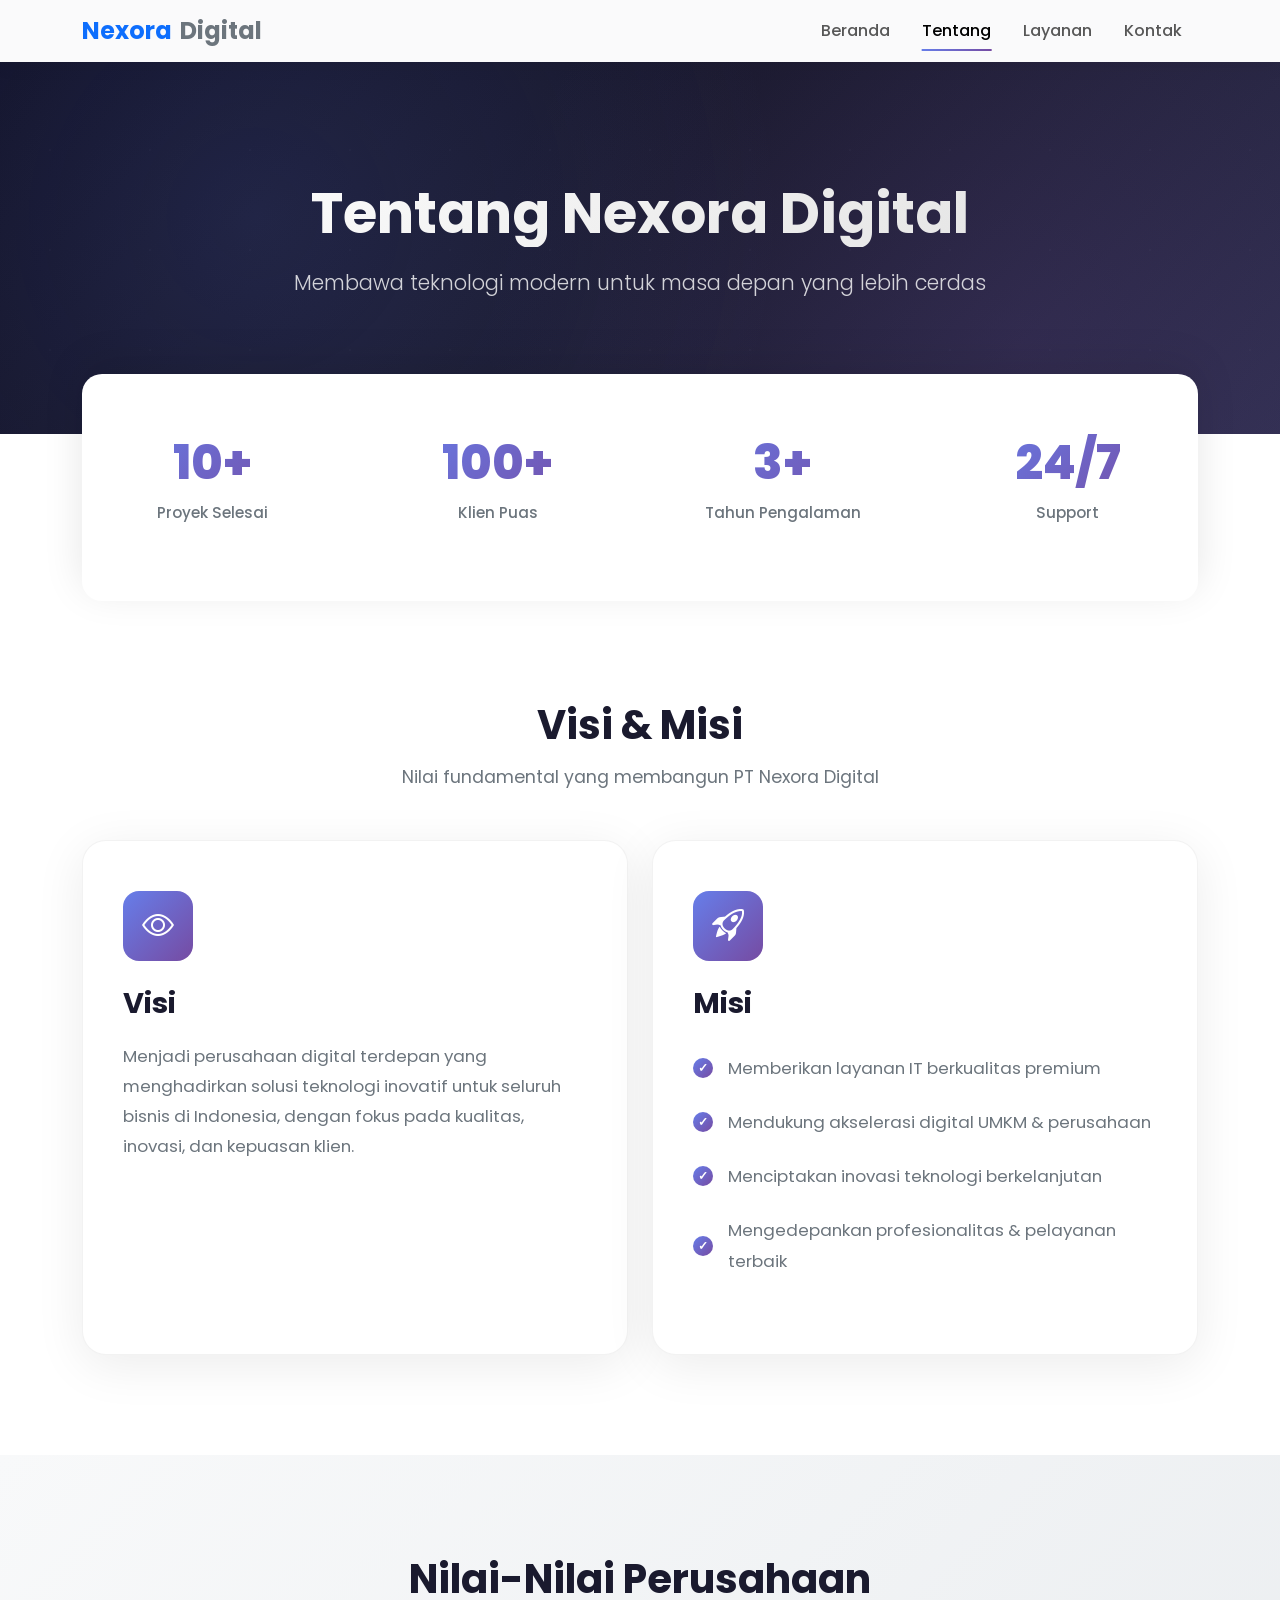
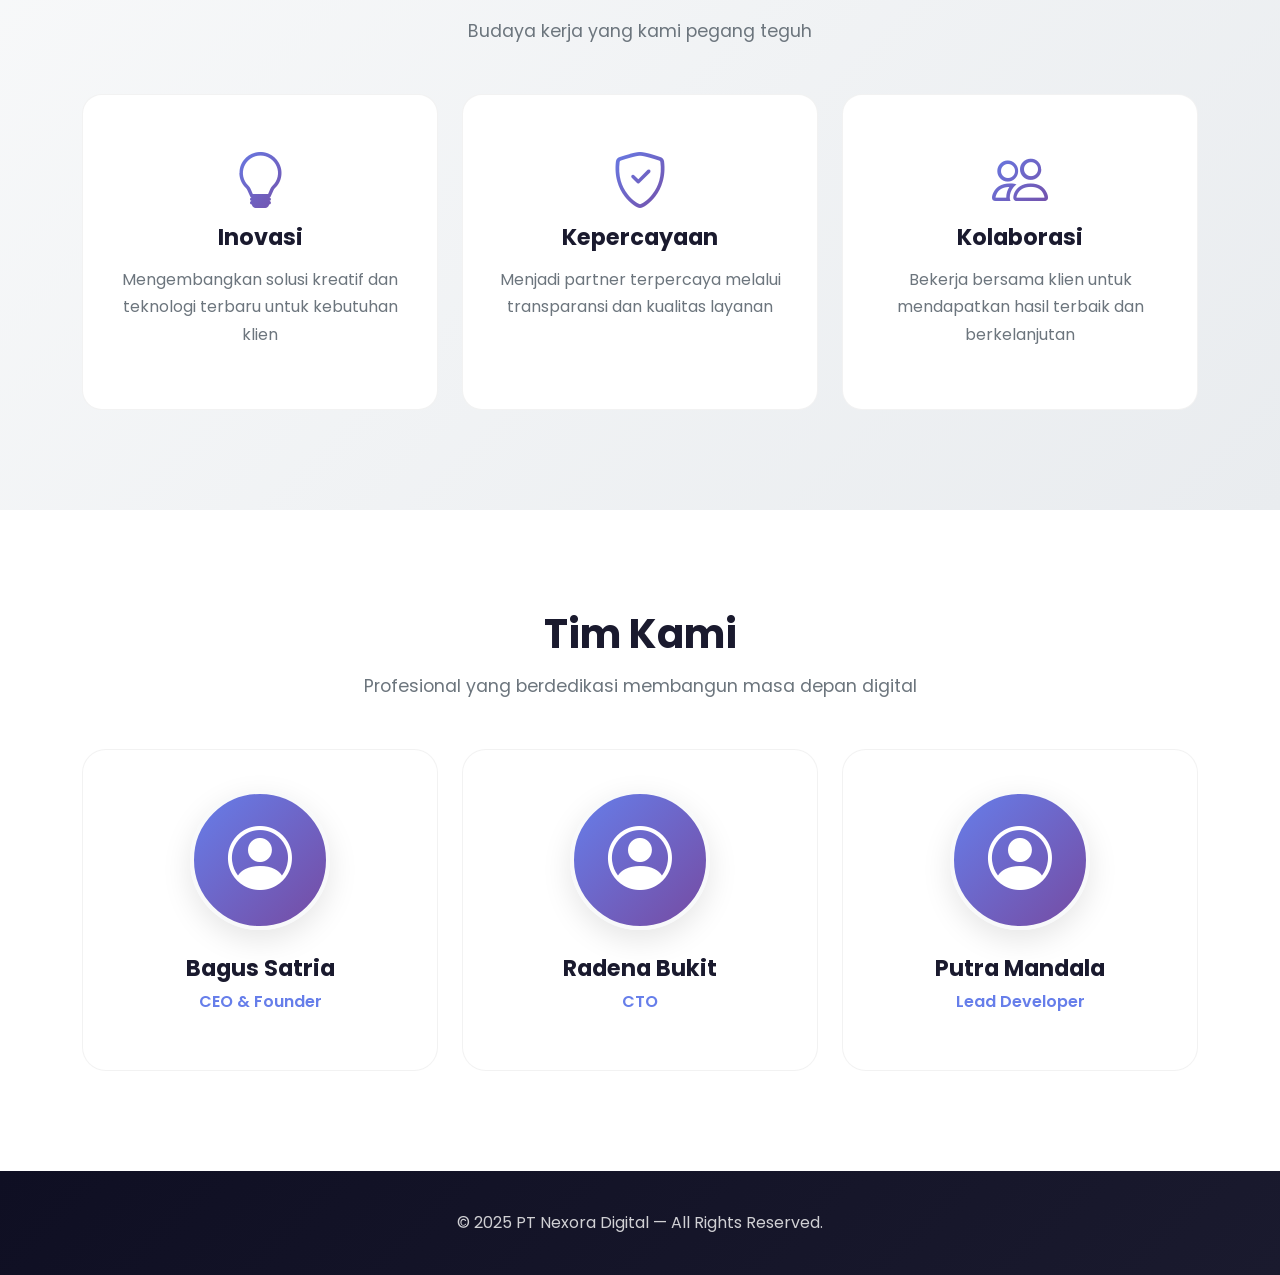
<file: detail/about.html>
<!DOCTYPE html>
<html lang="id">

<head>
    <meta charset="UTF-8">
    <meta name="viewport" content="width=device-width, initial-scale=1.0">
    <title>Tentang Kami - Nexora Digital</title>
    <link href="https://cdn.jsdelivr.net/npm/bootstrap@5.3.0/dist/css/bootstrap.min.css" rel="stylesheet">
    <link rel="stylesheet" href="https://cdn.jsdelivr.net/npm/bootstrap-icons@1.11.0/font/bootstrap-icons.css">
    <link rel="preconnect" href="https://fonts.googleapis.com">
    <link rel="preconnect" href="https://fonts.gstatic.com" crossorigin>
    <link href="https://fonts.googleapis.com/css2?family=Poppins:wght@300;400;500;600;700;800&display=swap" rel="stylesheet">

    <style>
        * {
            margin: 0;
            padding: 0;
            box-sizing: border-box;
        }

        body {
            font-family: 'Poppins', sans-serif;
            overflow-x: hidden;
        }

        :root {
            --primary-gradient: linear-gradient(135deg, #667eea 0%, #764ba2 100%);
            --primary-color: #667eea;
            --secondary-color: #764ba2;
            --dark-bg: #0f0f23;
            --card-bg: #1a1a2e;
        }

        /* Navbar */
        .navbar {
            backdrop-filter: blur(20px);
            background: rgba(255, 255, 255, 0.98) !important;
            box-shadow: 0 2px 20px rgba(0, 0, 0, 0.08);
            transition: all 0.3s ease;
        }

        .navbar-brand {
            font-size: 1.5rem;
            font-weight: 700;
        }

        .nav-link {
            position: relative;
            font-weight: 500;
            padding: 8px 16px !important;
            transition: all 0.3s ease;
        }

        .nav-link::after {
            content: '';
            position: absolute;
            bottom: 0;
            left: 50%;
            transform: translateX(-50%);
            width: 0;
            height: 2px;
            background: var(--primary-gradient);
            transition: width 0.3s ease;
        }

        .nav-link:hover::after,
        .nav-link.active::after {
            width: 70%;
        }

        /* Hero Section - Modern Dark */
        .hero-about {
            background: linear-gradient(135deg, #0f0f23 0%, #1a1a2e 50%, #2e2e4e 100%);
            padding: 180px 0 120px;
            position: relative;
            overflow: hidden;
        }

        .hero-about::before {
            content: '';
            position: absolute;
            top: 0;
            left: 0;
            right: 0;
            bottom: 0;
            background: 
                radial-gradient(circle at 20% 50%, rgba(102, 126, 234, 0.15) 0%, transparent 50%),
                radial-gradient(circle at 80% 80%, rgba(118, 75, 162, 0.15) 0%, transparent 50%);
        }

        .hero-about::after {
            content: '';
            position: absolute;
            top: 0;
            left: 0;
            right: 0;
            bottom: 0;
            background: url('data:image/svg+xml,<svg width="100" height="100" xmlns="http://www.w3.org/2000/svg"><circle cx="50" cy="50" r="1" fill="rgba(255,255,255,0.05)"/></svg>');
            opacity: 0.5;
        }

        .hero-about .container {
            position: relative;
            z-index: 1;
        }

        .hero-about h1 {
            font-size: 3.5rem;
            font-weight: 800;
            background: linear-gradient(135deg, #ffffff 0%, #e0e0e0 100%);
            -webkit-background-clip: text;
            -webkit-text-fill-color: transparent;
            margin-bottom: 20px;
            animation: fadeInUp 1s ease;
        }

        .hero-about p {
            color: rgba(255, 255, 255, 0.8);
            font-size: 1.3rem;
            animation: fadeInUp 1s ease 0.2s both;
        }

        @keyframes fadeInUp {
            from {
                opacity: 0;
                transform: translateY(30px);
            }
            to {
                opacity: 1;
                transform: translateY(0);
            }
        }

        /* Stats Bar */
        .stats-bar {
            background: white;
            box-shadow: 0 -10px 40px rgba(0, 0, 0, 0.1);
            padding: 40px 0;
            margin-top: -60px;
            position: relative;
            z-index: 2;
            border-radius: 20px;
        }

        .stat-item {
            text-align: center;
            padding: 20px;
        }

        .stat-number {
            font-size: 3rem;
            font-weight: 800;
            background: var(--primary-gradient);
            -webkit-background-clip: text;
            -webkit-text-fill-color: transparent;
            margin: 0;
        }

        .stat-label {
            color: #6c757d;
            font-size: 0.95rem;
            margin-top: 10px;
            font-weight: 500;
        }

        /* Section Styling */
        section {
            padding: 100px 0;
        }

        .section-title {
            font-size: 2.5rem;
            font-weight: 700;
            color: #1a1a2e;
            margin-bottom: 15px;
            position: relative;
            display: inline-block;
        }

        .section-subtitle {
            color: #6c757d;
            font-size: 1.1rem;
            margin-bottom: 50px;
        }

        /* Vision Mission Cards - Premium Style */
        .vm-card {
            background: white;
            border-radius: 24px;
            padding: 50px 40px;
            box-shadow: 0 10px 50px rgba(0, 0, 0, 0.08);
            border: 1px solid rgba(0, 0, 0, 0.05);
            transition: all 0.4s cubic-bezier(0.4, 0, 0.2, 1);
            height: 100%;
            position: relative;
            overflow: hidden;
        }

        .vm-card::before {
            content: '';
            position: absolute;
            top: 0;
            left: 0;
            width: 4px;
            height: 100%;
            background: var(--primary-gradient);
            transform: scaleY(0);
            transition: transform 0.4s ease;
        }

        .vm-card:hover {
            transform: translateY(-10px);
            box-shadow: 0 20px 60px rgba(102, 126, 234, 0.15);
        }

        .vm-card:hover::before {
            transform: scaleY(1);
        }

        .vm-icon {
            width: 70px;
            height: 70px;
            background: var(--primary-gradient);
            border-radius: 16px;
            display: flex;
            align-items: center;
            justify-content: center;
            margin-bottom: 25px;
        }

        .vm-icon i {
            font-size: 2rem;
            color: white;
        }

        .vm-card h4 {
            font-size: 1.8rem;
            font-weight: 700;
            color: #1a1a2e;
            margin-bottom: 20px;
        }

        .vm-card p,
        .vm-card ul {
            color: #6c757d;
            line-height: 1.8;
            font-size: 1.05rem;
        }

        .vm-card ul {
            list-style: none;
            padding: 0;
        }

        .vm-card ul li {
            padding: 12px 0;
            padding-left: 35px;
            position: relative;
        }

        .vm-card ul li::before {
            content: '';
            position: absolute;
            left: 0;
            top: 50%;
            transform: translateY(-50%);
            width: 20px;
            height: 20px;
            background: var(--primary-gradient);
            border-radius: 50%;
            display: flex;
            align-items: center;
            justify-content: center;
        }

        .vm-card ul li::after {
            content: '✓';
            position: absolute;
            left: 5px;
            top: 50%;
            transform: translateY(-50%);
            color: white;
            font-size: 12px;
            font-weight: bold;
        }

        /* Value Cards - Modern Grid */
        .value-card {
            background: white;
            border-radius: 20px;
            padding: 45px 35px;
            text-align: center;
            transition: all 0.4s cubic-bezier(0.4, 0, 0.2, 1);
            border: 1px solid rgba(0, 0, 0, 0.05);
            height: 100%;
            position: relative;
            overflow: hidden;
        }

        .value-card::before {
            content: '';
            position: absolute;
            top: 0;
            left: 0;
            width: 100%;
            height: 100%;
            background: var(--primary-gradient);
            opacity: 0;
            transition: opacity 0.4s ease;
            z-index: 0;
        }

        .value-card:hover {
            transform: translateY(-15px) scale(1.02);
            box-shadow: 0 20px 60px rgba(102, 126, 234, 0.25);
        }

        .value-card:hover::before {
            opacity: 0.05;
        }

        .value-card i {
            font-size: 3.5rem;
            background: var(--primary-gradient);
            -webkit-background-clip: text;
            -webkit-text-fill-color: transparent;
            margin-bottom: 25px;
            position: relative;
            z-index: 1;
        }

        .value-card h5 {
            font-size: 1.4rem;
            font-weight: 700;
            color: #1a1a2e;
            margin-bottom: 15px;
            position: relative;
            z-index: 1;
        }

        .value-card p {
            color: #6c757d;
            line-height: 1.7;
            font-size: 1rem;
            position: relative;
            z-index: 1;
        }

        /* Team Cards - Professional Style */
        .team-card {
            background: white;
            border-radius: 24px;
            padding: 40px;
            text-align: center;
            transition: all 0.4s cubic-bezier(0.4, 0, 0.2, 1);
            border: 1px solid rgba(0, 0, 0, 0.05);
            height: 100%;
        }

        .team-card:hover {
            transform: translateY(-10px);
            box-shadow: 0 20px 60px rgba(0, 0, 0, 0.12);
        }

        .team-avatar {
            width: 140px;
            height: 140px;
            margin: 0 auto 25px;
            border-radius: 50%;
            background: var(--primary-gradient);
            display: flex;
            align-items: center;
            justify-content: center;
            border: 4px solid #f8f9fa;
            box-shadow: 0 10px 30px rgba(0, 0, 0, 0.1);
            transition: all 0.4s ease;
            position: relative;
        }

        .team-card:hover .team-avatar {
            transform: scale(1.1);
            box-shadow: 0 15px 40px rgba(102, 126, 234, 0.3);
        }

        .team-avatar i {
            font-size: 4rem;
            color: white;
        }

        .team-name {
            font-size: 1.4rem;
            font-weight: 700;
            color: #1a1a2e;
            margin-bottom: 8px;
        }

        .team-role {
            color: var(--primary-color);
            font-weight: 600;
            font-size: 1rem;
        }

        /* Background Sections */
        .bg-gradient-light {
            background: linear-gradient(135deg, #f8f9fa 0%, #e9ecef 100%);
        }

        /* Footer */
        footer {
            background: linear-gradient(135deg, #0f0f23 0%, #1a1a2e 100%);
            color: rgba(255, 255, 255, 0.8);
            padding: 40px 0;
        }

        /* Responsive */
        @media (max-width: 768px) {
            .hero-about h1 {
                font-size: 2.2rem;
            }

            .hero-about p {
                font-size: 1.1rem;
            }

            section {
                padding: 60px 0;
            }

            .section-title {
                font-size: 2rem;
            }

            .stat-number {
                font-size: 2rem;
            }
        }

        /* Smooth Animations */
        .animate-on-scroll {
            opacity: 0;
            transform: translateY(30px);
            transition: opacity 0.8s ease, transform 0.8s ease;
        }

        .animate-on-scroll.animated {
            opacity: 1;
            transform: translateY(0);
        }
    </style>
</head>

<body>

    <!-- NAVBAR -->
    <nav class="navbar navbar-expand-lg navbar-light fixed-top">
        <div class="container">
            <a class="navbar-brand d-flex align-items-center gap-2" href="../index.html">
                <span class="text-primary">Nexora</span>
                <span class="text-secondary">Digital</span>
            </a>

            <button class="navbar-toggler border-0" data-bs-toggle="collapse" data-bs-target="#nav">
                <span class="navbar-toggler-icon"></span>
            </button>

            <div class="collapse navbar-collapse" id="nav">
                <ul class="navbar-nav ms-auto">
                    <li class="nav-item"><a class="nav-link" href="../index.html">Beranda</a></li>
                    <li class="nav-item"><a class="nav-link active" href="about.html">Tentang</a></li>
                    <li class="nav-item"><a class="nav-link" href="../index.html#services">Layanan</a></li>
                    <li class="nav-item"><a class="nav-link" href="../index.html#contact">Kontak</a></li>
                </ul>
            </div>
        </div>
    </nav>

    <!-- HERO -->
    <section class="hero-about">
        <div class="container text-center">
            <h1 class="display-3 fw-bold">Tentang Nexora Digital</h1>
            <p class="lead">Membawa teknologi modern untuk masa depan yang lebih cerdas</p>
        </div>
    </section>

    <!-- STATS BAR -->
    <div class="container">
        <div class="stats-bar">
            <div class="row">
                <div class="col-lg-3 col-6">
                    <div class="stat-item">
                        <h2 class="stat-number">10+</h2>
                        <p class="stat-label">Proyek Selesai</p>
                    </div>
                </div>
                <div class="col-lg-3 col-6">
                    <div class="stat-item">
                        <h2 class="stat-number">100+</h2>
                        <p class="stat-label">Klien Puas</p>
                    </div>
                </div>
                <div class="col-lg-3 col-6">
                    <div class="stat-item">
                        <h2 class="stat-number">3+</h2>
                        <p class="stat-label">Tahun Pengalaman</p>
                    </div>
                </div>
                <div class="col-lg-3 col-6">
                    <div class="stat-item">
                        <h2 class="stat-number">24/7</h2>
                        <p class="stat-label">Support</p>
                    </div>
                </div>
            </div>
        </div>
    </div>

    <!-- VISI MISI -->
    <section>
        <div class="container">
            <div class="text-center mb-5">
                <h2 class="section-title">Visi & Misi</h2>
                <p class="section-subtitle">Nilai fundamental yang membangun PT Nexora Digital</p>
            </div>

            <div class="row g-4">
                <div class="col-lg-6 animate-on-scroll">
                    <div class="vm-card">
                        <div class="vm-icon">
                            <i class="bi bi-eye"></i>
                        </div>
                        <h4>Visi</h4>
                        <p>Menjadi perusahaan digital terdepan yang menghadirkan solusi teknologi inovatif untuk seluruh bisnis di Indonesia, dengan fokus pada kualitas, inovasi, dan kepuasan klien.</p>
                    </div>
                </div>

                <div class="col-lg-6 animate-on-scroll">
                    <div class="vm-card">
                        <div class="vm-icon">
                            <i class="bi bi-rocket-takeoff"></i>
                        </div>
                        <h4>Misi</h4>
                        <ul>
                            <li>Memberikan layanan IT berkualitas premium</li>
                            <li>Mendukung akselerasi digital UMKM & perusahaan</li>
                            <li>Menciptakan inovasi teknologi berkelanjutan</li>
                            <li>Mengedepankan profesionalitas & pelayanan terbaik</li>
                        </ul>
                    </div>
                </div>
            </div>
        </div>
    </section>

    <!-- VALUES -->
    <section class="bg-gradient-light">
        <div class="container">
            <div class="text-center mb-5">
                <h2 class="section-title">Nilai-Nilai Perusahaan</h2>
                <p class="section-subtitle">Budaya kerja yang kami pegang teguh</p>
            </div>

            <div class="row g-4">
                <div class="col-lg-4 col-md-6 animate-on-scroll">
                    <div class="value-card">
                        <i class="bi bi-lightbulb"></i>
                        <h5>Inovasi</h5>
                        <p>Mengembangkan solusi kreatif dan teknologi terbaru untuk kebutuhan klien</p>
                    </div>
                </div>

                <div class="col-lg-4 col-md-6 animate-on-scroll">
                    <div class="value-card">
                        <i class="bi bi-shield-check"></i>
                        <h5>Kepercayaan</h5>
                        <p>Menjadi partner terpercaya melalui transparansi dan kualitas layanan</p>
                    </div>
                </div>

                <div class="col-lg-4 col-md-6 animate-on-scroll">
                    <div class="value-card">
                        <i class="bi bi-people"></i>
                        <h5>Kolaborasi</h5>
                        <p>Bekerja bersama klien untuk mendapatkan hasil terbaik dan berkelanjutan</p>
                    </div>
                </div>
            </div>
        </div>
    </section>

    <!-- TEAM -->
    <section>
        <div class="container">
            <div class="text-center mb-5">
                <h2 class="section-title">Tim Kami</h2>
                <p class="section-subtitle">Profesional yang berdedikasi membangun masa depan digital</p>
            </div>

            <div class="row g-4 justify-content-center">
                <div class="col-lg-4 col-md-6 animate-on-scroll">
                    <div class="team-card">
                        <div class="team-avatar">
                            <i class="bi bi-person-circle"></i>
                        </div>
                        <h5 class="team-name">Bagus Satria</h5>
                        <p class="team-role">CEO & Founder</p>
                    </div>
                </div>

                <div class="col-lg-4 col-md-6 animate-on-scroll">
                    <div class="team-card">
                        <div class="team-avatar">
                            <i class="bi bi-person-circle"></i>
                        </div>
                        <h5 class="team-name">Radena Bukit</h5>
                        <p class="team-role">CTO</p>
                    </div>
                </div>

                <div class="col-lg-4 col-md-6 animate-on-scroll">
                    <div class="team-card">
                        <div class="team-avatar">
                            <i class="bi bi-person-circle"></i>
                        </div>
                        <h5 class="team-name">Putra Mandala</h5>
                        <p class="team-role">Lead Developer</p>
                    </div>
                </div>
            </div>
        </div>
    </section>

    <!-- FOOTER -->
    <footer class="text-center">
        <div class="container">
            <p class="mb-0">© 2025 PT Nexora Digital — All Rights Reserved.</p>
        </div>
    </footer>

    <script src="https://cdn.jsdelivr.net/npm/bootstrap@5.3.0/dist/js/bootstrap.bundle.min.js"></script>
    <script>
        // Scroll Animation
        const observerOptions = {
            threshold: 0.1,
            rootMargin: '0px 0px -50px 0px'
        };

        const observer = new IntersectionObserver((entries) => {
            entries.forEach(entry => {
                if (entry.isIntersecting) {
                    entry.target.classList.add('animated');
                }
            });
        }, observerOptions);

        document.querySelectorAll('.animate-on-scroll').forEach(el => {
            observer.observe(el);
        });
    </script>
</body>

</html>
</file>
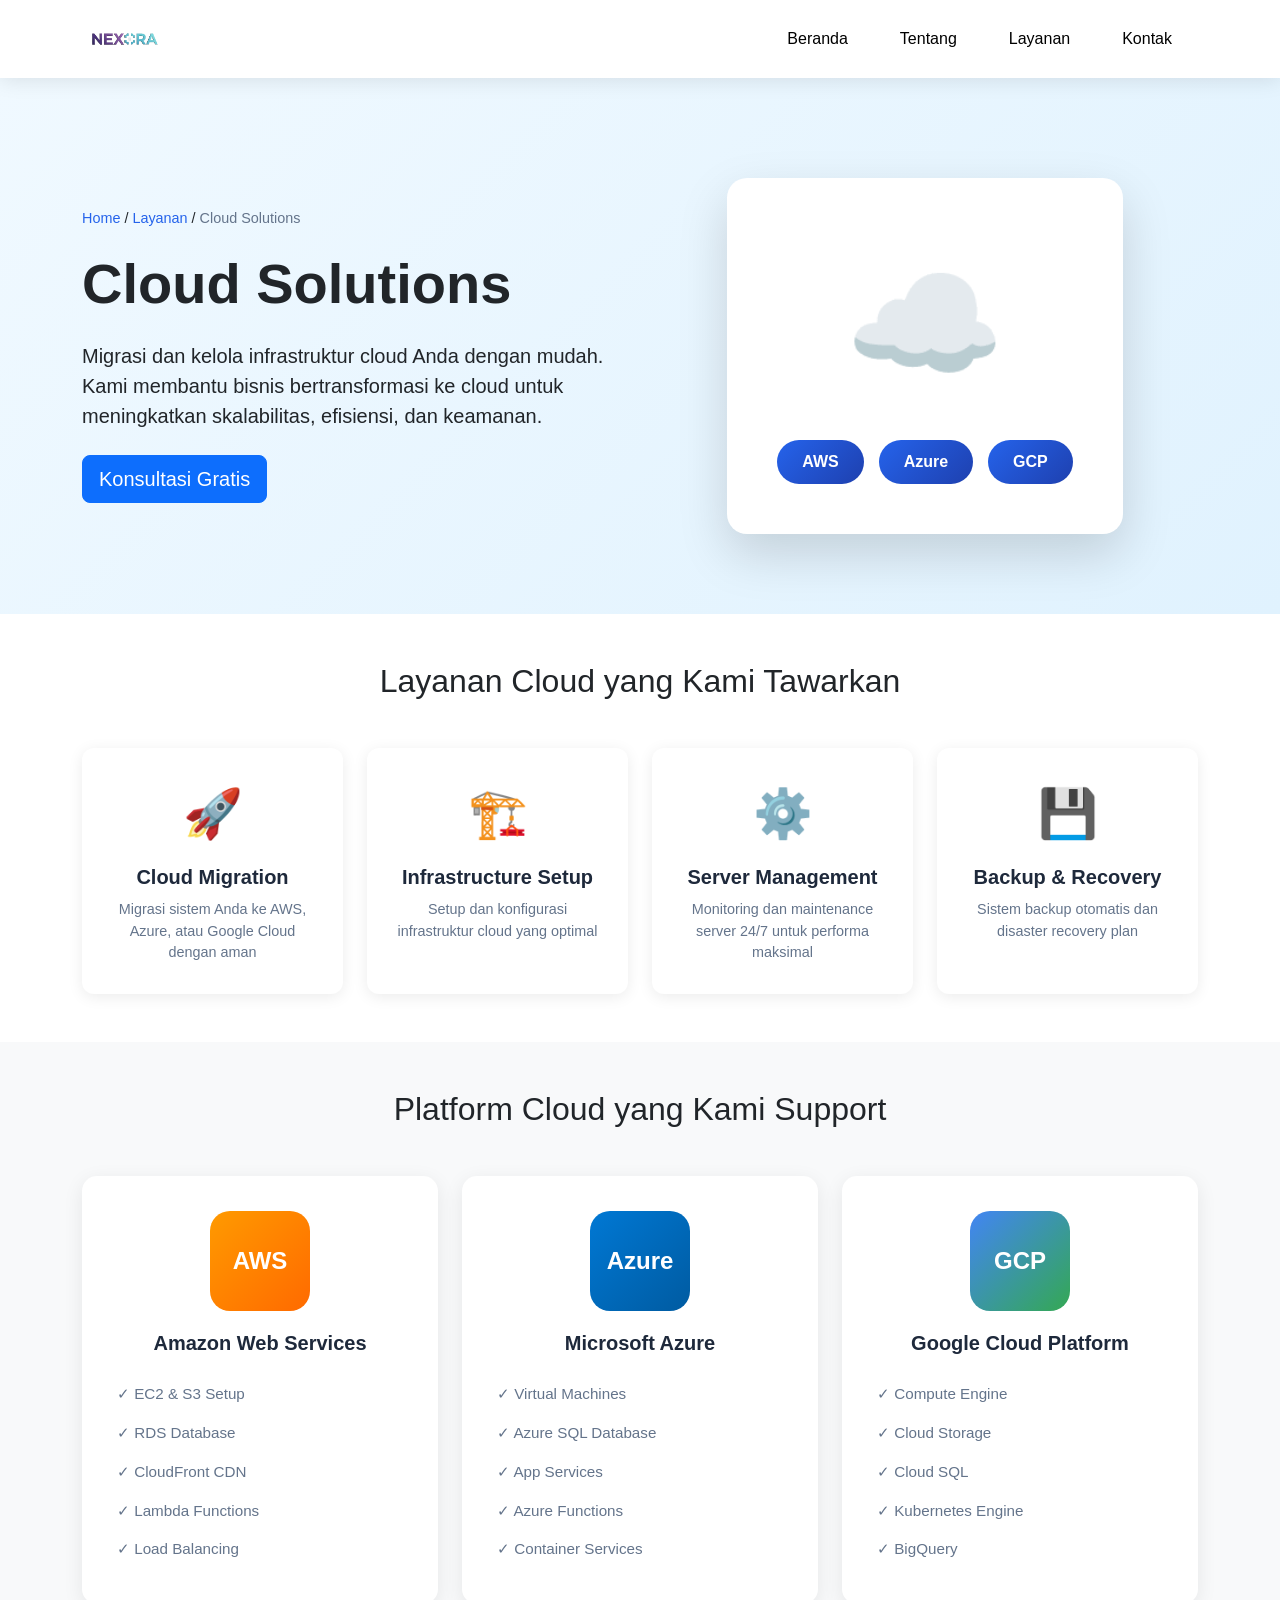
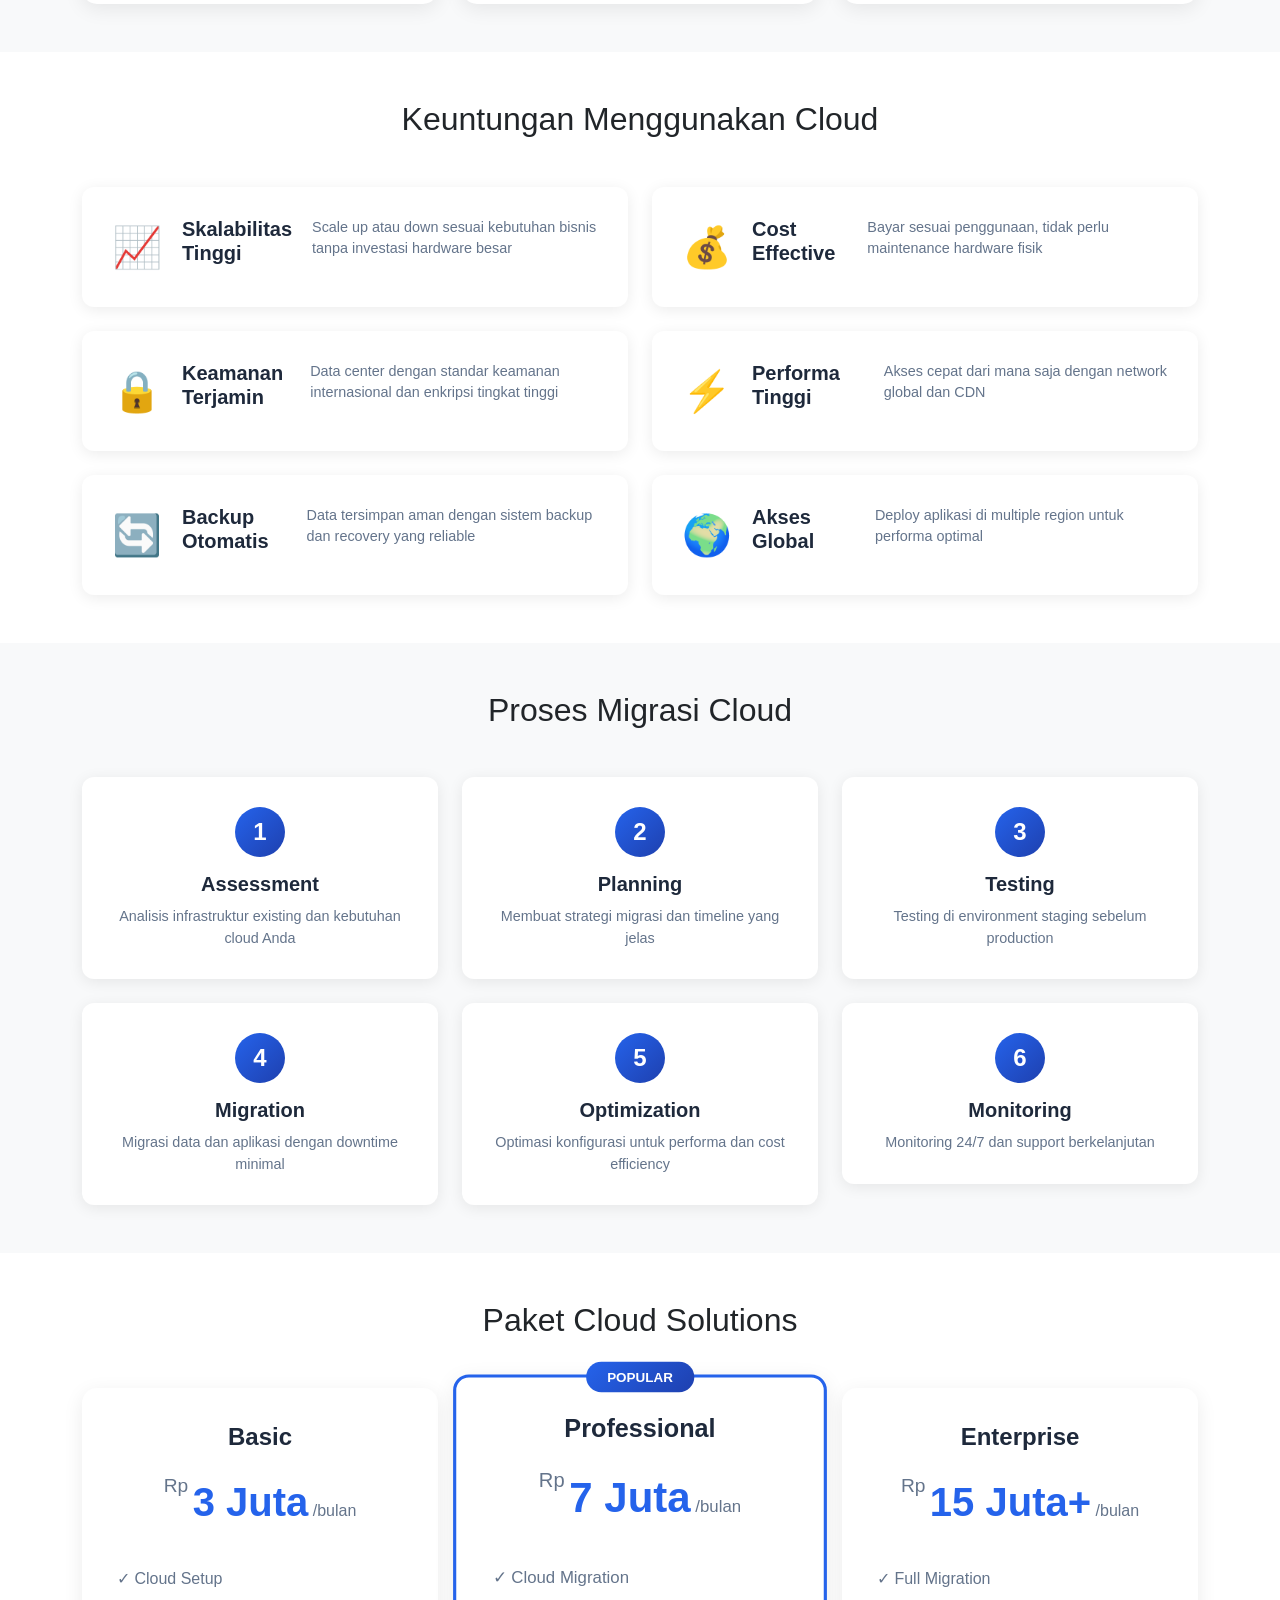
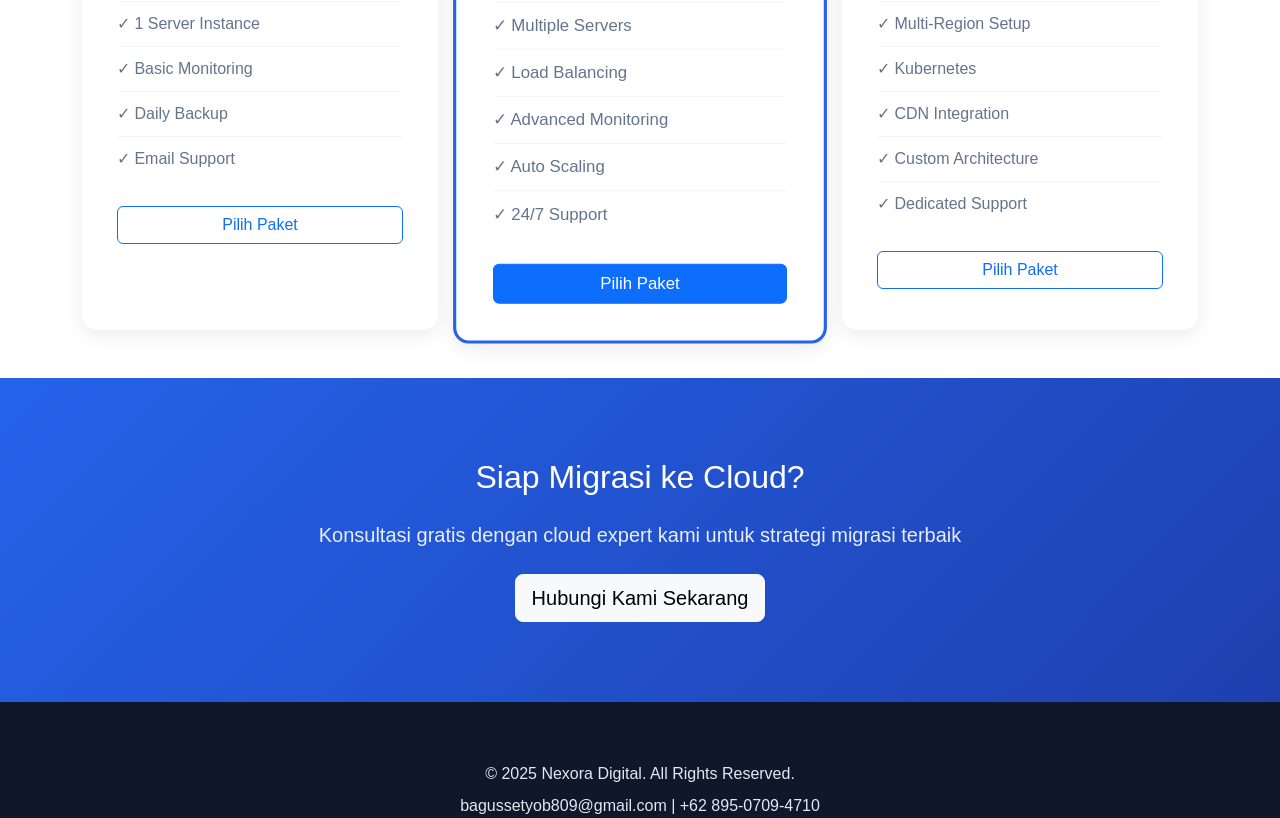
<file: detail/cloudsolutions.html>
<!DOCTYPE html>
<html lang="id">
  <head>
    <meta charset="UTF-8" />
    <meta name="viewport" content="width=device-width, initial-scale=1.0" />
    <title>Cloud Solutions - Nexora Digital</title>

    <!-- Bootstrap CSS -->
    <link rel="shortcut icon" href="assets/pt.png" type="image/x-icon" />
    <link
      href="https://cdnjs.cloudflare.com/ajax/libs/bootstrap/5.3.0/css/bootstrap.min.css"
      rel="stylesheet"
    />

    <!-- Custom CSS -->
    <link rel="stylesheet" href="../style.css" />
    <link rel="stylesheet" href="cloudsolutions.css" />
  </head>
  <body>
    <!-- Navbar -->
    <nav class="navbar navbar-expand-lg navbar-dark sticky-top">
      <div class="container">
        <a class="navbar-brand" href="#">
          <img
            src="../assets/pt.png"
            alt="PT Nexora Digital"
            class="navbar-brand-logo"
          />
          <span class="visually-hidden">PT Nexora Digital</span>
        </a>
        <button
          class="navbar-toggler"
          type="button"
          data-bs-toggle="collapse"
          data-bs-target="#navbarNav"
        >
          <span class="navbar-toggler-icon"></span>
        </button>
        <div class="collapse navbar-collapse" id="navbarNav">
          <ul class="navbar-nav ms-auto">
            <li class="nav-item">
              <a class="nav-link" href="../index.html#home">Beranda</a>
            </li>
            <li class="nav-item">
              <a class="nav-link" href="../index.html#about">Tentang</a>
            </li>
            <li class="nav-item">
              <a class="nav-link" href="../index.html#services">Layanan</a>
            </li>
            <li class="nav-item">
              <a class="nav-link" href="../index.html#contact">Kontak</a>
            </li>
          </ul>
        </div>
      </div>
    </nav>

    <!-- Hero Detail -->
    <section class="detail-hero">
      <div class="container">
        <div class="row align-items-center">
          <div class="col-lg-6">
            <div class="breadcrumb-custom">
              <a href="../index.html">Home</a> /
              <a href="../index.html#services">Layanan</a> /
              <span>Cloud Solutions</span>
            </div>
            <h1 class="display-4 fw-bold mb-4">Cloud Solutions</h1>
            <p class="lead mb-4">
              Migrasi dan kelola infrastruktur cloud Anda dengan mudah. Kami
              membantu bisnis bertransformasi ke cloud untuk meningkatkan
              skalabilitas, efisiensi, dan keamanan.
            </p>
            <a href="../index.html#contact" class="btn btn-primary btn-lg"
              >Konsultasi Gratis</a
            >
          </div>
          <div class="col-lg-6">
            <div class="hero-image">
              <div class="cloud-illustration">
                <div class="cloud-icon-large">☁️</div>
                <div class="cloud-features">
                  <div class="cloud-badge">AWS</div>
                  <div class="cloud-badge">Azure</div>
                  <div class="cloud-badge">GCP</div>
                </div>
              </div>
            </div>
          </div>
        </div>
      </div>
    </section>

    <!-- Services Included -->
    <section class="py-5">
      <div class="container">
        <h2 class="text-center mb-5">Layanan Cloud yang Kami Tawarkan</h2>
        <div class="row g-4">
          <div class="col-md-3 col-sm-6">
            <div class="feature-box">
              <div class="feature-icon">🚀</div>
              <h5>Cloud Migration</h5>
              <p>
                Migrasi sistem Anda ke AWS, Azure, atau Google Cloud dengan aman
              </p>
            </div>
          </div>
          <div class="col-md-3 col-sm-6">
            <div class="feature-box">
              <div class="feature-icon">🏗️</div>
              <h5>Infrastructure Setup</h5>
              <p>Setup dan konfigurasi infrastruktur cloud yang optimal</p>
            </div>
          </div>
          <div class="col-md-3 col-sm-6">
            <div class="feature-box">
              <div class="feature-icon">⚙️</div>
              <h5>Server Management</h5>
              <p>
                Monitoring dan maintenance server 24/7 untuk performa maksimal
              </p>
            </div>
          </div>
          <div class="col-md-3 col-sm-6">
            <div class="feature-box">
              <div class="feature-icon">💾</div>
              <h5>Backup & Recovery</h5>
              <p>Sistem backup otomatis dan disaster recovery plan</p>
            </div>
          </div>
        </div>
      </div>
    </section>

    <!-- Cloud Providers -->
    <section class="py-5 bg-light">
      <div class="container">
        <h2 class="text-center mb-5">Platform Cloud yang Kami Support</h2>
        <div class="row justify-content-center g-4">
          <div class="col-lg-4 col-md-6">
            <div class="provider-card">
              <div class="provider-logo">AWS</div>
              <h5>Amazon Web Services</h5>
              <ul class="provider-features">
                <li>✓ EC2 & S3 Setup</li>
                <li>✓ RDS Database</li>
                <li>✓ CloudFront CDN</li>
                <li>✓ Lambda Functions</li>
                <li>✓ Load Balancing</li>
              </ul>
            </div>
          </div>
          <div class="col-lg-4 col-md-6">
            <div class="provider-card">
              <div class="provider-logo azure">Azure</div>
              <h5>Microsoft Azure</h5>
              <ul class="provider-features">
                <li>✓ Virtual Machines</li>
                <li>✓ Azure SQL Database</li>
                <li>✓ App Services</li>
                <li>✓ Azure Functions</li>
                <li>✓ Container Services</li>
              </ul>
            </div>
          </div>
          <div class="col-lg-4 col-md-6">
            <div class="provider-card">
              <div class="provider-logo gcp">GCP</div>
              <h5>Google Cloud Platform</h5>
              <ul class="provider-features">
                <li>✓ Compute Engine</li>
                <li>✓ Cloud Storage</li>
                <li>✓ Cloud SQL</li>
                <li>✓ Kubernetes Engine</li>
                <li>✓ BigQuery</li>
              </ul>
            </div>
          </div>
        </div>
      </div>
    </section>

    <!-- Benefits -->
    <section class="py-5">
      <div class="container">
        <h2 class="text-center mb-5">Keuntungan Menggunakan Cloud</h2>
        <div class="row g-4">
          <div class="col-md-6">
            <div class="benefit-card">
              <div class="benefit-icon">📈</div>
              <h5>Skalabilitas Tinggi</h5>
              <p>
                Scale up atau down sesuai kebutuhan bisnis tanpa investasi
                hardware besar
              </p>
            </div>
          </div>
          <div class="col-md-6">
            <div class="benefit-card">
              <div class="benefit-icon">💰</div>
              <h5>Cost Effective</h5>
              <p>
                Bayar sesuai penggunaan, tidak perlu maintenance hardware fisik
              </p>
            </div>
          </div>
          <div class="col-md-6">
            <div class="benefit-card">
              <div class="benefit-icon">🔒</div>
              <h5>Keamanan Terjamin</h5>
              <p>
                Data center dengan standar keamanan internasional dan enkripsi
                tingkat tinggi
              </p>
            </div>
          </div>
          <div class="col-md-6">
            <div class="benefit-card">
              <div class="benefit-icon">⚡</div>
              <h5>Performa Tinggi</h5>
              <p>Akses cepat dari mana saja dengan network global dan CDN</p>
            </div>
          </div>
          <div class="col-md-6">
            <div class="benefit-card">
              <div class="benefit-icon">🔄</div>
              <h5>Backup Otomatis</h5>
              <p>
                Data tersimpan aman dengan sistem backup dan recovery yang
                reliable
              </p>
            </div>
          </div>
          <div class="col-md-6">
            <div class="benefit-card">
              <div class="benefit-icon">🌍</div>
              <h5>Akses Global</h5>
              <p>Deploy aplikasi di multiple region untuk performa optimal</p>
            </div>
          </div>
        </div>
      </div>
    </section>

    <!-- Migration Process -->
    <section class="py-5 bg-light">
      <div class="container">
        <h2 class="text-center mb-5">Proses Migrasi Cloud</h2>
        <div class="row g-4">
          <div class="col-md-4">
            <div class="process-card">
              <div class="process-number">1</div>
              <h5>Assessment</h5>
              <p>Analisis infrastruktur existing dan kebutuhan cloud Anda</p>
            </div>
          </div>
          <div class="col-md-4">
            <div class="process-card">
              <div class="process-number">2</div>
              <h5>Planning</h5>
              <p>Membuat strategi migrasi dan timeline yang jelas</p>
            </div>
          </div>
          <div class="col-md-4">
            <div class="process-card">
              <div class="process-number">3</div>
              <h5>Testing</h5>
              <p>Testing di environment staging sebelum production</p>
            </div>
          </div>
          <div class="col-md-4">
            <div class="process-card">
              <div class="process-number">4</div>
              <h5>Migration</h5>
              <p>Migrasi data dan aplikasi dengan downtime minimal</p>
            </div>
          </div>
          <div class="col-md-4">
            <div class="process-card">
              <div class="process-number">5</div>
              <h5>Optimization</h5>
              <p>Optimasi konfigurasi untuk performa dan cost efficiency</p>
            </div>
          </div>
          <div class="col-md-4">
            <div class="process-card">
              <div class="process-number">6</div>
              <h5>Monitoring</h5>
              <p>Monitoring 24/7 dan support berkelanjutan</p>
            </div>
          </div>
        </div>
      </div>
    </section>

    <!-- Pricing -->
    <section class="py-5">
      <div class="container">
        <h2 class="text-center mb-5">Paket Cloud Solutions</h2>
        <div class="row g-4">
          <div class="col-md-4">
            <div class="pricing-card">
              <h4>Basic</h4>
              <div class="price">
                <span class="currency">Rp</span>
                <span class="amount">3 Juta</span>
                <span class="period">/bulan</span>
              </div>
              <ul class="pricing-features">
                <li>✓ Cloud Setup</li>
                <li>✓ 1 Server Instance</li>
                <li>✓ Basic Monitoring</li>
                <li>✓ Daily Backup</li>
                <li>✓ Email Support</li>
              </ul>
              <a
                href="../index.html#contact"
                class="btn btn-outline-primary w-100"
                >Pilih Paket</a
              >
            </div>
          </div>
          <div class="col-md-4">
            <div class="pricing-card featured">
              <div class="badge-popular">POPULAR</div>
              <h4>Professional</h4>
              <div class="price">
                <span class="currency">Rp</span>
                <span class="amount">7 Juta</span>
                <span class="period">/bulan</span>
              </div>
              <ul class="pricing-features">
                <li>✓ Cloud Migration</li>
                <li>✓ Multiple Servers</li>
                <li>✓ Load Balancing</li>
                <li>✓ Advanced Monitoring</li>
                <li>✓ Auto Scaling</li>
                <li>✓ 24/7 Support</li>
              </ul>
              <a href="../index.html#contact" class="btn btn-primary w-100"
                >Pilih Paket</a
              >
            </div>
          </div>
          <div class="col-md-4">
            <div class="pricing-card">
              <h4>Enterprise</h4>
              <div class="price">
                <span class="currency">Rp</span>
                <span class="amount">15 Juta+</span>
                <span class="period">/bulan</span>
              </div>
              <ul class="pricing-features">
                <li>✓ Full Migration</li>
                <li>✓ Multi-Region Setup</li>
                <li>✓ Kubernetes</li>
                <li>✓ CDN Integration</li>
                <li>✓ Custom Architecture</li>
                <li>✓ Dedicated Support</li>
              </ul>
              <a
                href="../index.html#contact"
                class="btn btn-outline-primary w-100"
                >Pilih Paket</a
              >
            </div>
          </div>
        </div>
      </div>
    </section>

    <!-- CTA -->
    <section class="cta-section">
      <div class="container text-center">
        <h2 class="mb-4">Siap Migrasi ke Cloud?</h2>
        <p class="lead mb-4">
          Konsultasi gratis dengan cloud expert kami untuk strategi migrasi
          terbaik
        </p>
        <a href="../index.html#contact" class="btn btn-light btn-lg"
          >Hubungi Kami Sekarang</a
        >
      </div>
    </section>

    <!-- Footer -->
    <footer>
      <div class="container text-center">
        <p class="mb-2">&copy; 2025 Nexora Digital. All Rights Reserved.</p>
        <p class="mb-0">bagussetyob809@gmail.com | +62 895-0709-4710</p>
      </div>
    </footer>

    <script src="https://cdnjs.cloudflare.com/ajax/libs/bootstrap/5.3.0/js/bootstrap.bundle.min.js"></script>
  </body>
</html>
</file>
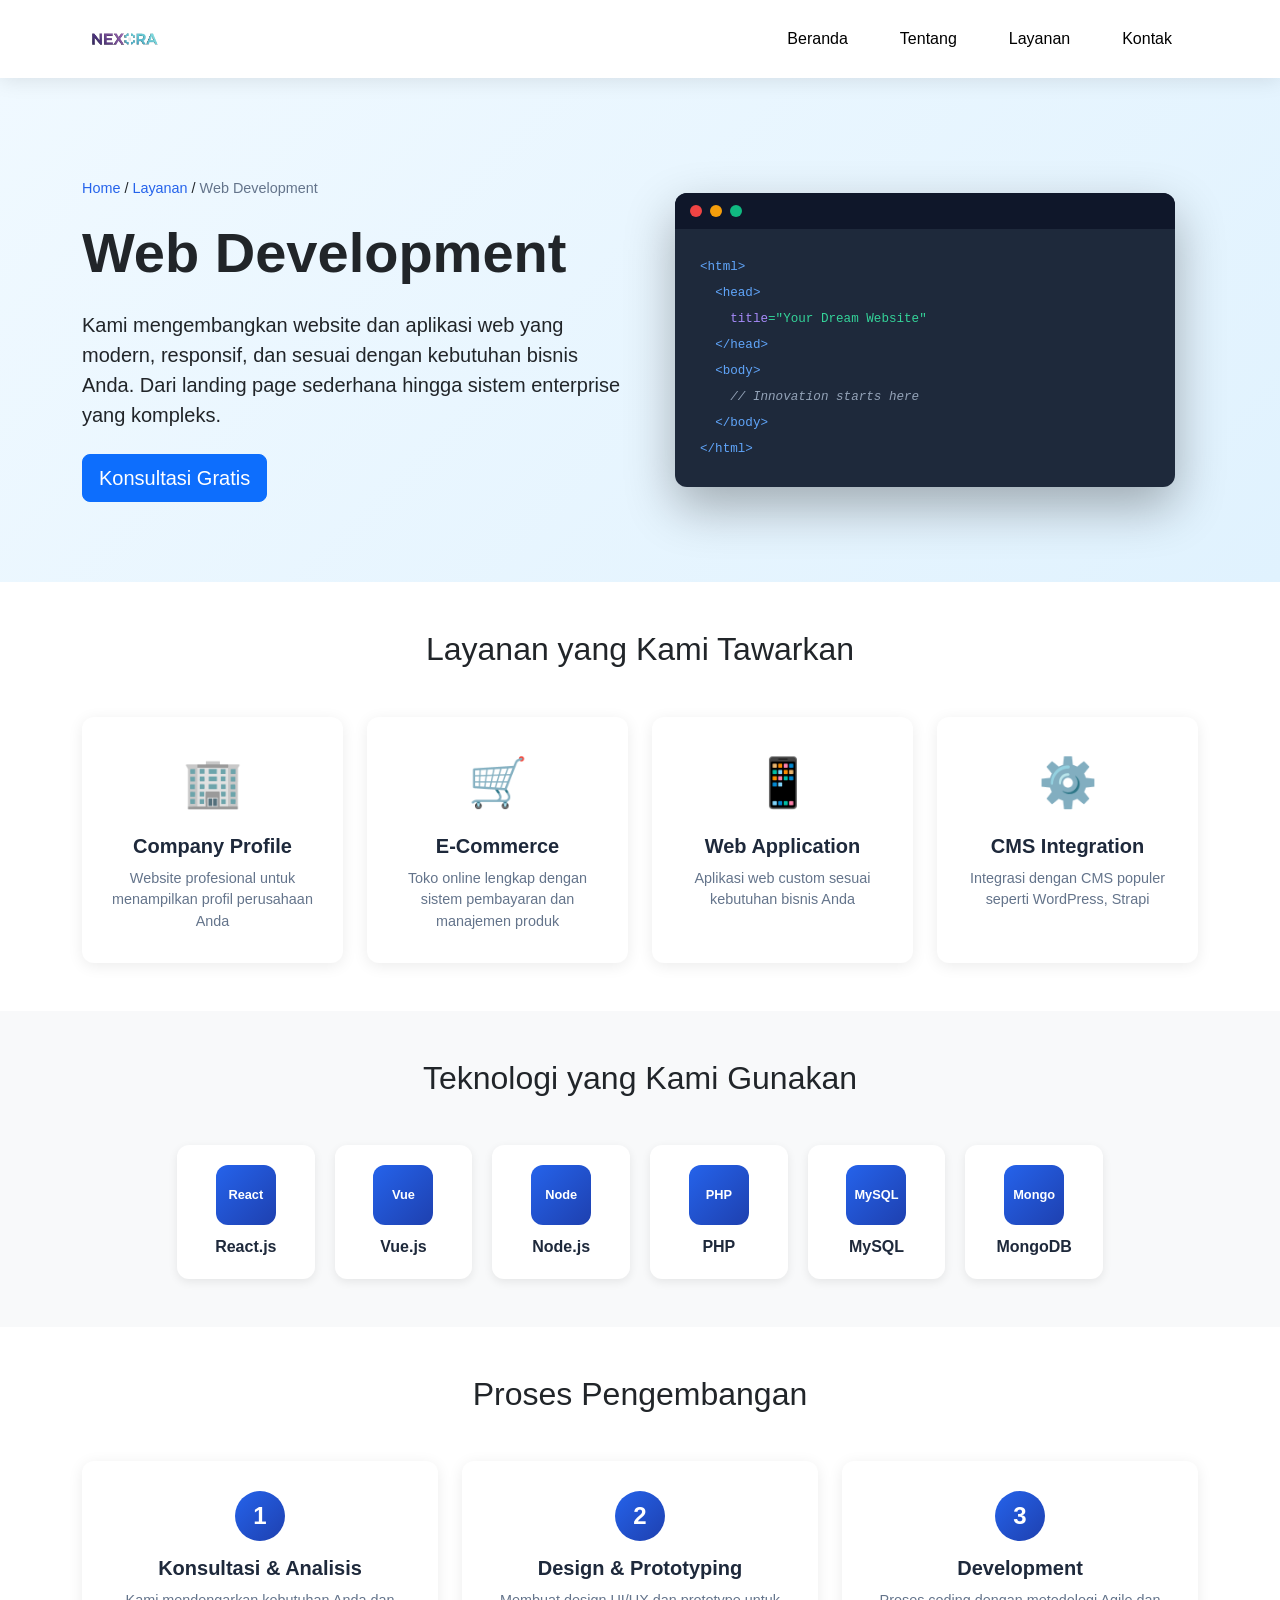
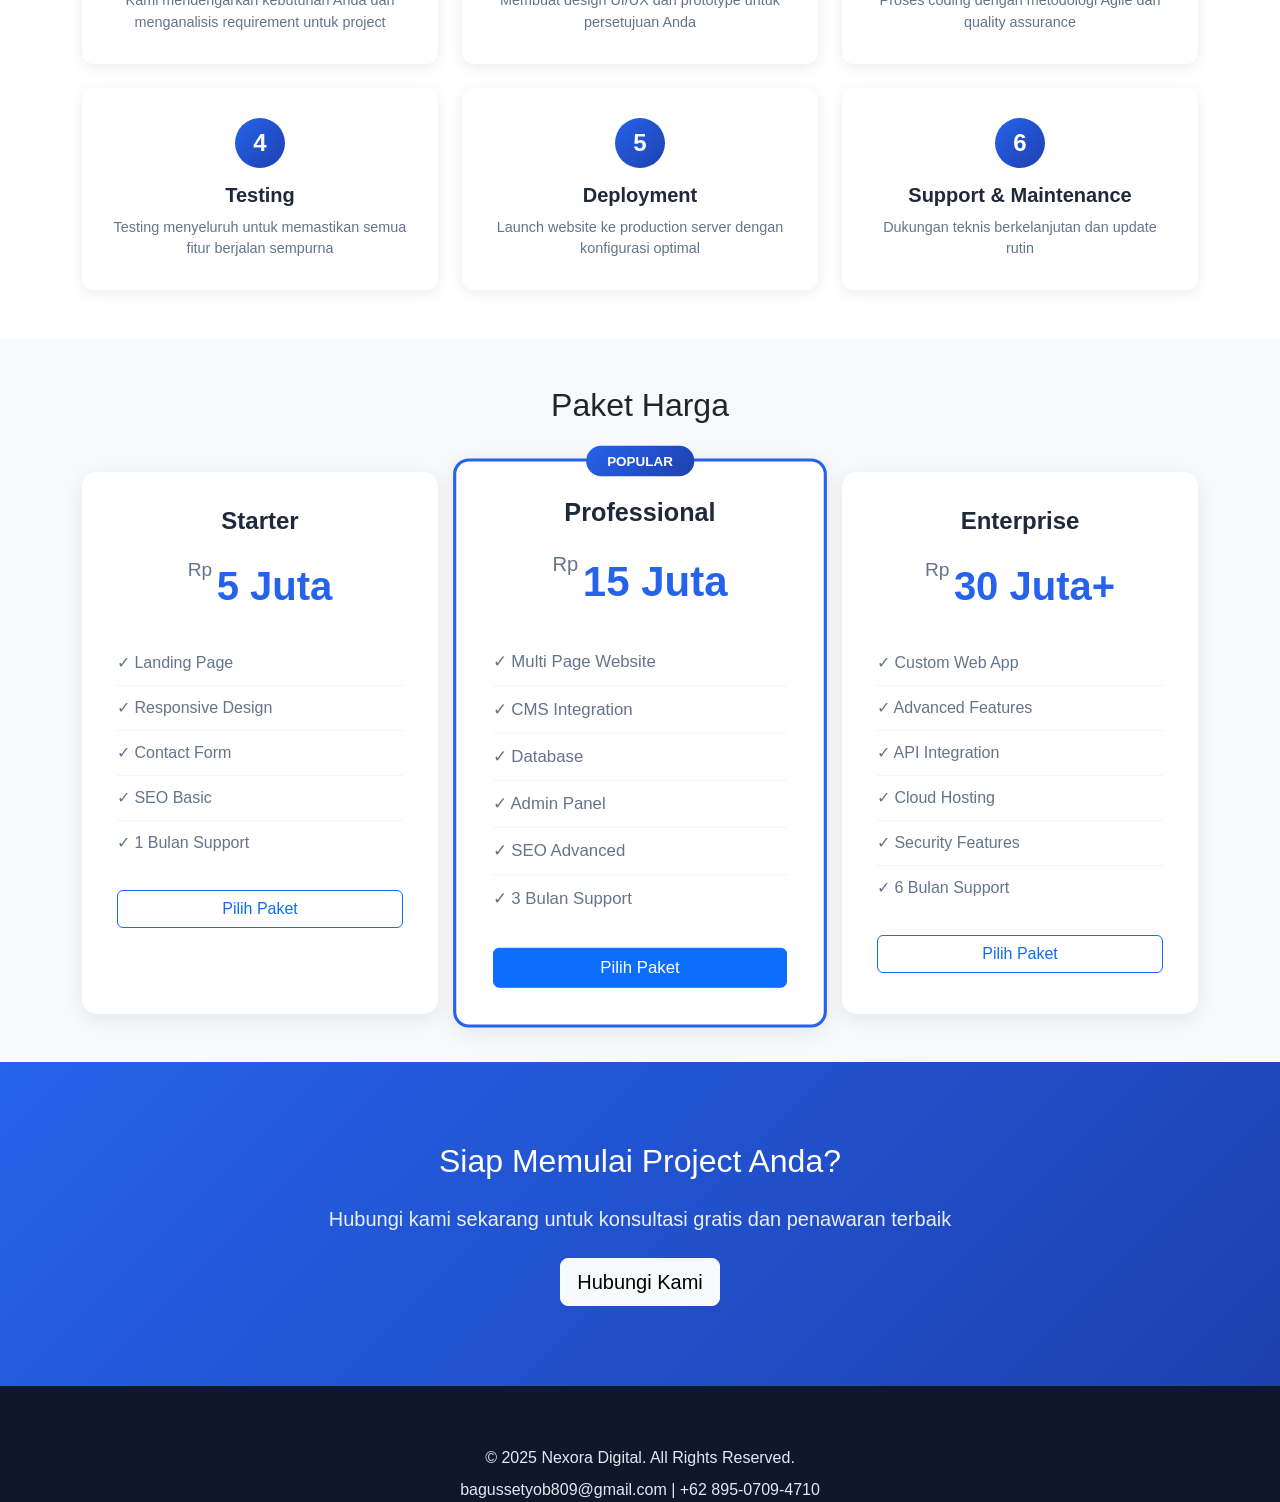
<file: detail/detail1.html>
<!DOCTYPE html>
<html lang="id">
  <head>
    <meta charset="UTF-8" />
    <meta name="viewport" content="width=device-width, initial-scale=1.0" />
    <title>Web Development - Nexora Digital</title>

    <!-- Bootstrap CSS -->

    <link
      href="https://cdnjs.cloudflare.com/ajax/libs/bootstrap/5.3.0/css/bootstrap.min.css"
      rel="stylesheet"
    />
    <link rel="shortcut icon" href="assets/pt.png" type="image/x-icon" />
    <!-- Custom CSS -->
    <link rel="stylesheet" href="../style.css" />
    <link rel="stylesheet" href="detail.css" />
  </head>
  <body>
    <!-- Navbar -->
    <nav class="navbar navbar-expand-lg navbar-dark sticky-top">
      <div class="container">
        <a class="navbar-brand" href="#">
          <img
            src="../assets/pt.png"
            alt="PT Nexora Digital"
            class="navbar-brand-logo"
          />
          <span class="visually-hidden">PT Nexora Digital</span>
        </a>
        <button
          class="navbar-toggler"
          type="button"
          data-bs-toggle="collapse"
          data-bs-target="#navbarNav"
        >
          <span class="navbar-toggler-icon"></span>
        </button>
        <div class="collapse navbar-collapse" id="navbarNav">
          <ul class="navbar-nav ms-auto">
            <li class="nav-item">
              <a class="nav-link" href="../index.html#home">Beranda</a>
            </li>
            <li class="nav-item">
              <a class="nav-link" href="../index.html#about">Tentang</a>
            </li>
            <li class="nav-item">
              <a class="nav-link" href="../index.html#services">Layanan</a>
            </li>
            <li class="nav-item">
              <a class="nav-link" href="../index.html#contact">Kontak</a>
            </li>
          </ul>
        </div>
      </div>
    </nav>

    <!-- Hero Detail -->
    <section class="detail-hero">
      <div class="container">
        <div class="row align-items-center">
          <div class="col-lg-6">
            <div class="breadcrumb-custom">
              <a href="../index.html">Home</a> /
              <a href="../index.html#services">Layanan</a> /
              <span>Web Development</span>
            </div>
            <h1 class="display-4 fw-bold mb-4">Web Development</h1>
            <p class="lead mb-4">
              Kami mengembangkan website dan aplikasi web yang modern,
              responsif, dan sesuai dengan kebutuhan bisnis Anda. Dari landing
              page sederhana hingga sistem enterprise yang kompleks.
            </p>
            <a href="../index.html#contact" class="btn btn-primary btn-lg"
              >Konsultasi Gratis</a
            >
          </div>
          <div class="col-lg-6">
            <div class="hero-image">
              <div class="code-mockup">
                <div class="code-header">
                  <span class="dot red"></span>
                  <span class="dot yellow"></span>
                  <span class="dot green"></span>
                </div>
                <div class="code-content">
                  <code>
                    <span class="code-tag">&lt;html&gt;</span><br />
                    &nbsp;&nbsp;<span class="code-tag">&lt;head&gt;</span><br />
                    &nbsp;&nbsp;&nbsp;&nbsp;<span class="code-property"
                      >title</span
                    ><span class="code-value">="Your Dream Website"</span><br />
                    &nbsp;&nbsp;<span class="code-tag">&lt;/head&gt;</span
                    ><br />
                    &nbsp;&nbsp;<span class="code-tag">&lt;body&gt;</span><br />
                    &nbsp;&nbsp;&nbsp;&nbsp;<span class="code-comment"
                      >// Innovation starts here</span
                    ><br />
                    &nbsp;&nbsp;<span class="code-tag">&lt;/body&gt;</span
                    ><br />
                    <span class="code-tag">&lt;/html&gt;</span>
                  </code>
                </div>
              </div>
            </div>
          </div>
        </div>
      </div>
    </section>

    <!-- Services Included -->
    <section class="py-5">
      <div class="container">
        <h2 class="text-center mb-5">Layanan yang Kami Tawarkan</h2>
        <div class="row g-4">
          <div class="col-md-3 col-sm-6">
            <div class="feature-box">
              <div class="feature-icon">🏢</div>
              <h5>Company Profile</h5>
              <p>
                Website profesional untuk menampilkan profil perusahaan Anda
              </p>
            </div>
          </div>
          <div class="col-md-3 col-sm-6">
            <div class="feature-box">
              <div class="feature-icon">🛒</div>
              <h5>E-Commerce</h5>
              <p>
                Toko online lengkap dengan sistem pembayaran dan manajemen
                produk
              </p>
            </div>
          </div>
          <div class="col-md-3 col-sm-6">
            <div class="feature-box">
              <div class="feature-icon">📱</div>
              <h5>Web Application</h5>
              <p>Aplikasi web custom sesuai kebutuhan bisnis Anda</p>
            </div>
          </div>
          <div class="col-md-3 col-sm-6">
            <div class="feature-box">
              <div class="feature-icon">⚙️</div>
              <h5>CMS Integration</h5>
              <p>Integrasi dengan CMS populer seperti WordPress, Strapi</p>
            </div>
          </div>
        </div>
      </div>
    </section>

    <!-- Technology Stack -->
    <section class="py-5 bg-light">
      <div class="container">
        <h2 class="text-center mb-5">Teknologi yang Kami Gunakan</h2>
        <div class="row justify-content-center">
          <div class="col-lg-10">
            <div class="tech-grid">
              <div class="tech-item">
                <div class="tech-logo">React</div>
                <p>React.js</p>
              </div>
              <div class="tech-item">
                <div class="tech-logo">Vue</div>
                <p>Vue.js</p>
              </div>
              <div class="tech-item">
                <div class="tech-logo">Node</div>
                <p>Node.js</p>
              </div>
              <div class="tech-item">
                <div class="tech-logo">PHP</div>
                <p>PHP</p>
              </div>
              <div class="tech-item">
                <div class="tech-logo">MySQL</div>
                <p>MySQL</p>
              </div>
              <div class="tech-item">
                <div class="tech-logo">Mongo</div>
                <p>MongoDB</p>
              </div>
            </div>
          </div>
        </div>
      </div>
    </section>

    <!-- Process -->
    <section class="py-5">
      <div class="container">
        <h2 class="text-center mb-5">Proses Pengembangan</h2>
        <div class="row g-4">
          <div class="col-md-4">
            <div class="process-card">
              <div class="process-number">1</div>
              <h5>Konsultasi & Analisis</h5>
              <p>
                Kami mendengarkan kebutuhan Anda dan menganalisis requirement
                untuk project
              </p>
            </div>
          </div>
          <div class="col-md-4">
            <div class="process-card">
              <div class="process-number">2</div>
              <h5>Design & Prototyping</h5>
              <p>Membuat design UI/UX dan prototype untuk persetujuan Anda</p>
            </div>
          </div>
          <div class="col-md-4">
            <div class="process-card">
              <div class="process-number">3</div>
              <h5>Development</h5>
              <p>Proses coding dengan metodologi Agile dan quality assurance</p>
            </div>
          </div>
          <div class="col-md-4">
            <div class="process-card">
              <div class="process-number">4</div>
              <h5>Testing</h5>
              <p>
                Testing menyeluruh untuk memastikan semua fitur berjalan
                sempurna
              </p>
            </div>
          </div>
          <div class="col-md-4">
            <div class="process-card">
              <div class="process-number">5</div>
              <h5>Deployment</h5>
              <p>
                Launch website ke production server dengan konfigurasi optimal
              </p>
            </div>
          </div>
          <div class="col-md-4">
            <div class="process-card">
              <div class="process-number">6</div>
              <h5>Support & Maintenance</h5>
              <p>Dukungan teknis berkelanjutan dan update rutin</p>
            </div>
          </div>
        </div>
      </div>
    </section>

    <!-- Pricing -->
    <section class="py-5 bg-light">
      <div class="container">
        <h2 class="text-center mb-5">Paket Harga</h2>
        <div class="row g-4">
          <div class="col-md-4">
            <div class="pricing-card">
              <h4>Starter</h4>
              <div class="price">
                <span class="currency">Rp</span>
                <span class="amount">5 Juta</span>
              </div>
              <ul class="pricing-features">
                <li>✓ Landing Page</li>
                <li>✓ Responsive Design</li>
                <li>✓ Contact Form</li>
                <li>✓ SEO Basic</li>
                <li>✓ 1 Bulan Support</li>
              </ul>
              <a
                href="../index.html#contact"
                class="btn btn-outline-primary w-100"
                >Pilih Paket</a
              >
            </div>
          </div>
          <div class="col-md-4">
            <div class="pricing-card featured">
              <div class="badge-popular">POPULAR</div>
              <h4>Professional</h4>
              <div class="price">
                <span class="currency">Rp</span>
                <span class="amount">15 Juta</span>
              </div>
              <ul class="pricing-features">
                <li>✓ Multi Page Website</li>
                <li>✓ CMS Integration</li>
                <li>✓ Database</li>
                <li>✓ Admin Panel</li>
                <li>✓ SEO Advanced</li>
                <li>✓ 3 Bulan Support</li>
              </ul>
              <a href="../index.html#contact" class="btn btn-primary w-100"
                >Pilih Paket</a
              >
            </div>
          </div>
          <div class="col-md-4">
            <div class="pricing-card">
              <h4>Enterprise</h4>
              <div class="price">
                <span class="currency">Rp</span>
                <span class="amount">30 Juta+</span>
              </div>
              <ul class="pricing-features">
                <li>✓ Custom Web App</li>
                <li>✓ Advanced Features</li>
                <li>✓ API Integration</li>
                <li>✓ Cloud Hosting</li>
                <li>✓ Security Features</li>
                <li>✓ 6 Bulan Support</li>
              </ul>
              <a
                href="../index.html#contact"
                class="btn btn-outline-primary w-100"
                >Pilih Paket</a
              >
            </div>
          </div>
        </div>
      </div>
    </section>

    <!-- CTA -->
    <section class="cta-section">
      <div class="container text-center">
        <h2 class="mb-4">Siap Memulai Project Anda?</h2>
        <p class="lead mb-4">
          Hubungi kami sekarang untuk konsultasi gratis dan penawaran terbaik
        </p>
        <a href="../index.html#contact" class="btn btn-light btn-lg"
          >Hubungi Kami</a
        >
      </div>
    </section>

    <!-- Footer -->
    <footer>
      <div class="container text-center">
        <p class="mb-2">&copy; 2025 Nexora Digital. All Rights Reserved.</p>
        <p class="mb-0">bagussetyob809@gmail.com | +62 895-0709-4710</p>
      </div>
    </footer>

    <script src="https://cdnjs.cloudflare.com/ajax/libs/bootstrap/5.3.0/js/bootstrap.bundle.min.js"></script>
  </body>
</html>
</file>
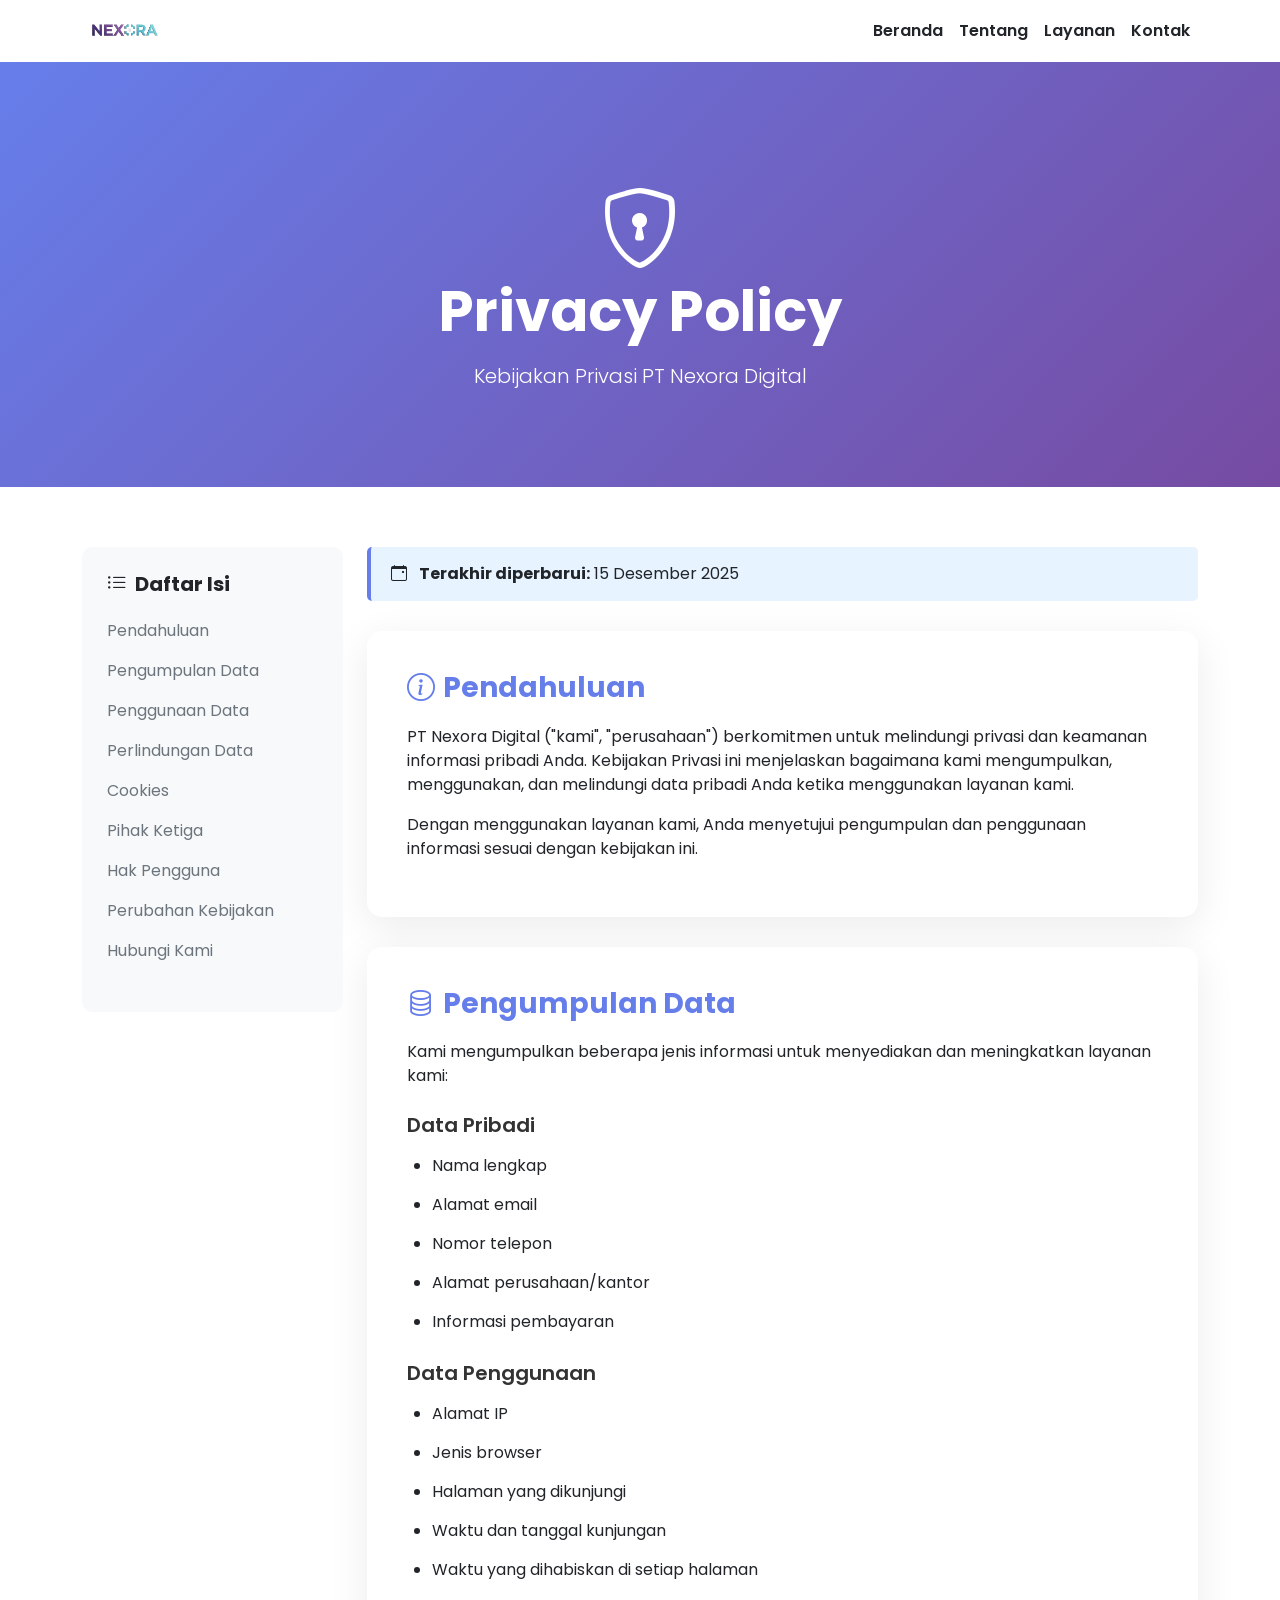
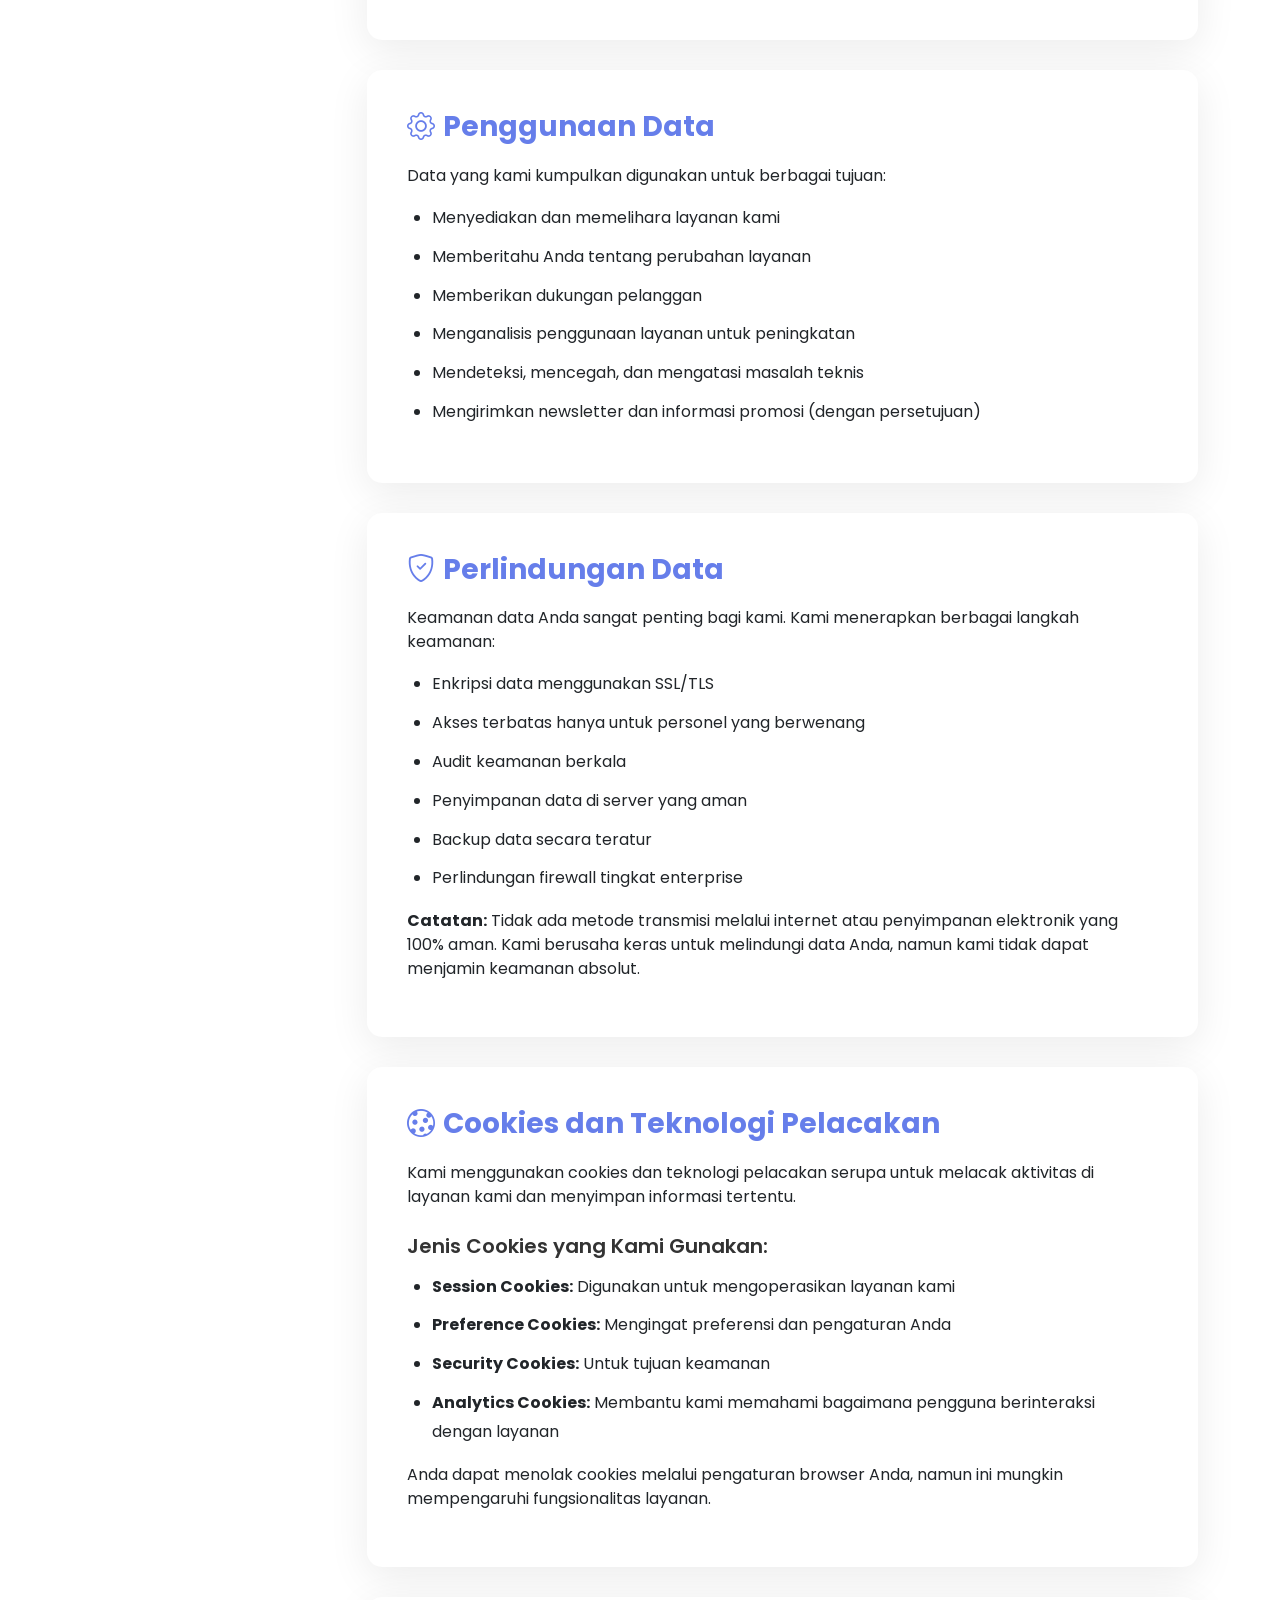
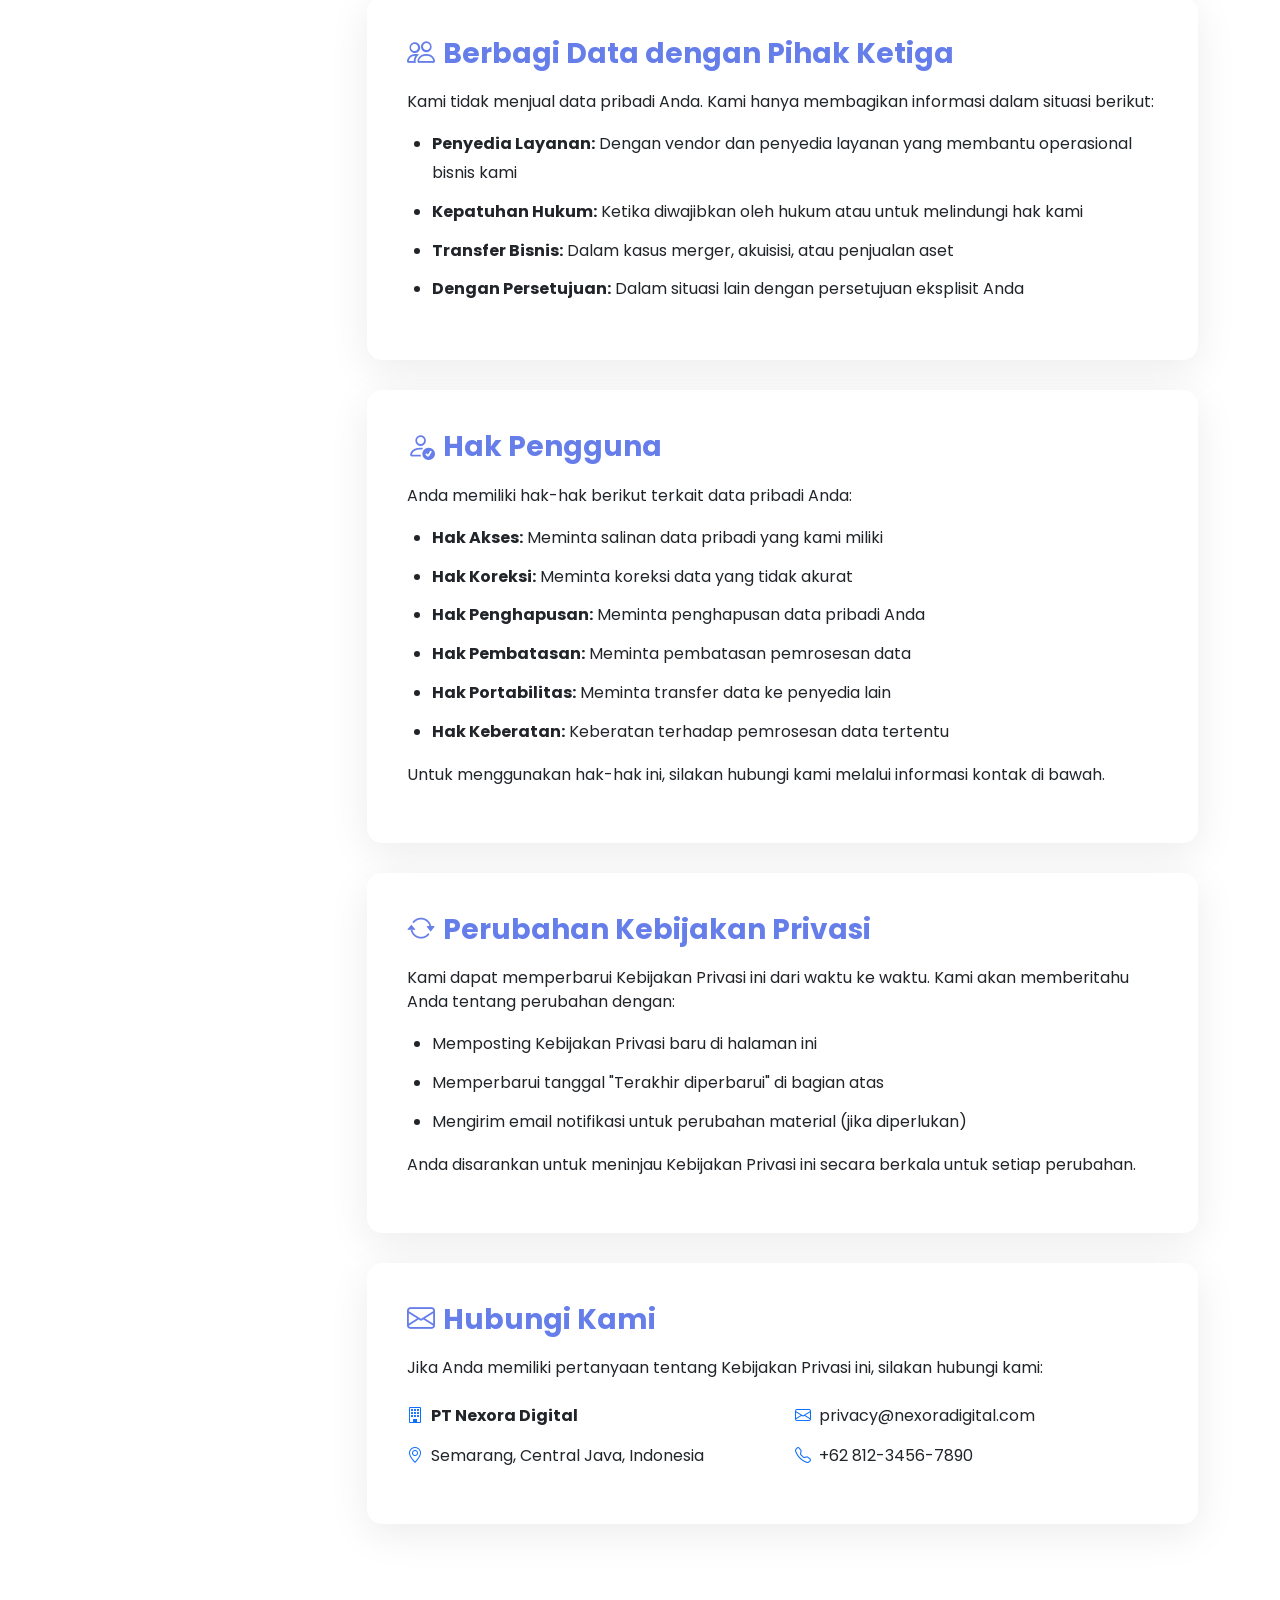
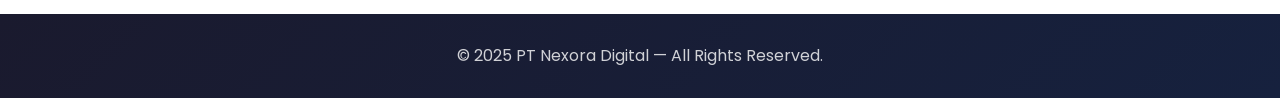
<file: detail/privacypolice.html>
<!DOCTYPE html>
<html lang="id">
  <head>
    <meta charset="UTF-8" />
    <meta name="viewport" content="width=device-width, initial-scale=1.0" />
    <title>Privacy Policy - PT Nexora Digital</title>
    <link
      href="https://cdn.jsdelivr.net/npm/bootstrap@5.3.0/dist/css/bootstrap.min.css"
      rel="stylesheet"
    />
    <link
      rel="stylesheet"
      href="https://cdn.jsdelivr.net/npm/bootstrap-icons@1.11.0/font/bootstrap-icons.css"
    />
    <link rel="preconnect" href="https://fonts.googleapis.com" />
    <link rel="preconnect" href="https://fonts.gstatic.com" crossorigin />
    <link
      href="https://fonts.googleapis.com/css2?family=Poppins:wght@300;400;500;600;700&display=swap"
      rel="stylesheet"
    />

    <style>
      body {
        font-family: "Poppins", sans-serif;
      }

      :root {
        --primary-gradient: linear-gradient(135deg, #667eea 0%, #764ba2 100%);
        --primary-color: #667eea;
      }

      .navbar {
        backdrop-filter: blur(10px);
        background: rgba(255, 255, 255, 0.95) !important;
      }

      .hero-section {
        background: var(--primary-gradient);
        padding: 120px 0 80px;
        color: white;
      }

      .content-section {
        padding: 60px 0;
      }

      .policy-card {
        background: white;
        border-radius: 15px;
        padding: 40px;
        box-shadow: 0 10px 40px rgba(0, 0, 0, 0.08);
        margin-bottom: 30px;
      }

      .policy-card h3 {
        color: var(--primary-color);
        font-weight: 700;
        margin-bottom: 20px;
      }

      .policy-card h5 {
        color: #333;
        font-weight: 600;
        margin-top: 25px;
        margin-bottom: 15px;
      }

      .policy-card ul {
        padding-left: 25px;
      }

      .policy-card ul li {
        margin-bottom: 10px;
        line-height: 1.8;
      }

      footer {
        background: linear-gradient(135deg, #1a1a2e 0%, #16213e 100%);
        color: rgba(255, 255, 255, 0.8);
        padding: 30px 0;
      }

      .toc {
        background: #f8f9fa;
        border-radius: 10px;
        padding: 25px;
        margin-bottom: 30px;
        position: sticky;
        top: 90px;
      }

      .toc h5 {
        font-weight: 700;
        margin-bottom: 15px;
      }

      .toc ul {
        list-style: none;
        padding: 0;
      }

      .toc ul li {
        padding: 8px 0;
      }

      .toc ul li a {
        color: #6c757d;
        text-decoration: none;
        transition: color 0.3s;
      }

      .toc ul li a:hover {
        color: var(--primary-color);
      }

      .last-updated {
        background: #e7f3ff;
        border-left: 4px solid var(--primary-color);
        padding: 15px 20px;
        border-radius: 5px;
        margin-bottom: 30px;
      }

      .navbar-brand-logo {
        height: 36px; /* sesuaikan: 28px - 48px biasanya pas */
        width: auto;
        display: inline-block;
        object-fit: contain;
      }

      /* jika ingin logo sedikit tajam pada background gelap */
      .navbar-dark .navbar-brand-logo {
        filter: none;
      }

      /* contoh jika pakai SVG dan ingin warna berubah via CSS */
      .logo-svg {
        height: 36px;
        width: auto;
        fill: currentColor;
      }
    </style>
  </head>
  <body>
    <nav class="navbar navbar-expand-lg navbar-dark sticky-top">
      <div class="container">
        <a class="navbar-brand" href="#">
          <img
            src="../assets/pt.png"
            alt="PT Nexora Digital"
            class="navbar-brand-logo"
          />
          <span class="visually-hidden">PT Nexora Digital</span>
        </a>
        <button
          class="navbar-toggler border-0"
          data-bs-toggle="collapse"
          data-bs-target="#nav"
        >
          <span class="navbar-toggler-icon"></span>
        </button>
        <div class="collapse navbar-collapse" id="nav">
          <ul class="navbar-nav ms-auto fw-semibold">
            <li class="nav-item">
              <a class="nav-link text-dark" href="../index.html">Beranda</a>
            </li>
            <li class="nav-item">
              <a class="nav-link text-dark" href="about.html">Tentang</a>
            </li>
            <li class="nav-item">
              <a class="nav-link text-dark" href="index.html#services"
                >Layanan</a
              >
            </li>
            <li class="nav-item">
              <a class="nav-link text-dark" href="index.html#contact">Kontak</a>
            </li>
          </ul>
        </div>
      </div>
    </nav>

    <!-- Hero -->
    <section class="hero-section text-center">
      <div class="container">
        <i class="bi bi-shield-lock display-1 mb-4"></i>
        <h1 class="display-4 fw-bold mb-3">Privacy Policy</h1>
        <p class="lead">Kebijakan Privasi PT Nexora Digital</p>
      </div>
    </section>

    <!-- Content -->
    <section class="content-section">
      <div class="container">
        <div class="row">
          <!-- Table of Contents -->
          <div class="col-lg-3">
            <div class="toc">
              <h5><i class="bi bi-list-ul me-2"></i>Daftar Isi</h5>
              <ul>
                <li><a href="#intro">Pendahuluan</a></li>
                <li><a href="#data-collection">Pengumpulan Data</a></li>
                <li><a href="#data-usage">Penggunaan Data</a></li>
                <li><a href="#data-protection">Perlindungan Data</a></li>
                <li><a href="#cookies">Cookies</a></li>
                <li><a href="#third-party">Pihak Ketiga</a></li>
                <li><a href="#rights">Hak Pengguna</a></li>
                <li><a href="#changes">Perubahan Kebijakan</a></li>
                <li><a href="#contact">Hubungi Kami</a></li>
              </ul>
            </div>
          </div>

          <!-- Main Content -->
          <div class="col-lg-9">
            <div class="last-updated">
              <i class="bi bi-calendar-event me-2"></i>
              <strong>Terakhir diperbarui:</strong> 15 Desember 2025
            </div>

            <div class="policy-card" id="intro">
              <h3><i class="bi bi-info-circle me-2"></i>Pendahuluan</h3>
              <p>
                PT Nexora Digital ("kami", "perusahaan") berkomitmen untuk
                melindungi privasi dan keamanan informasi pribadi Anda.
                Kebijakan Privasi ini menjelaskan bagaimana kami mengumpulkan,
                menggunakan, dan melindungi data pribadi Anda ketika menggunakan
                layanan kami.
              </p>
              <p>
                Dengan menggunakan layanan kami, Anda menyetujui pengumpulan dan
                penggunaan informasi sesuai dengan kebijakan ini.
              </p>
            </div>

            <div class="policy-card" id="data-collection">
              <h3><i class="bi bi-database me-2"></i>Pengumpulan Data</h3>
              <p>
                Kami mengumpulkan beberapa jenis informasi untuk menyediakan dan
                meningkatkan layanan kami:
              </p>

              <h5>Data Pribadi</h5>
              <ul>
                <li>Nama lengkap</li>
                <li>Alamat email</li>
                <li>Nomor telepon</li>
                <li>Alamat perusahaan/kantor</li>
                <li>Informasi pembayaran</li>
              </ul>

              <h5>Data Penggunaan</h5>
              <ul>
                <li>Alamat IP</li>
                <li>Jenis browser</li>
                <li>Halaman yang dikunjungi</li>
                <li>Waktu dan tanggal kunjungan</li>
                <li>Waktu yang dihabiskan di setiap halaman</li>
              </ul>
            </div>

            <div class="policy-card" id="data-usage">
              <h3><i class="bi bi-gear me-2"></i>Penggunaan Data</h3>
              <p>Data yang kami kumpulkan digunakan untuk berbagai tujuan:</p>
              <ul>
                <li>Menyediakan dan memelihara layanan kami</li>
                <li>Memberitahu Anda tentang perubahan layanan</li>
                <li>Memberikan dukungan pelanggan</li>
                <li>Menganalisis penggunaan layanan untuk peningkatan</li>
                <li>Mendeteksi, mencegah, dan mengatasi masalah teknis</li>
                <li>
                  Mengirimkan newsletter dan informasi promosi (dengan
                  persetujuan)
                </li>
              </ul>
            </div>

            <div class="policy-card" id="data-protection">
              <h3><i class="bi bi-shield-check me-2"></i>Perlindungan Data</h3>
              <p>
                Keamanan data Anda sangat penting bagi kami. Kami menerapkan
                berbagai langkah keamanan:
              </p>
              <ul>
                <li>Enkripsi data menggunakan SSL/TLS</li>
                <li>Akses terbatas hanya untuk personel yang berwenang</li>
                <li>Audit keamanan berkala</li>
                <li>Penyimpanan data di server yang aman</li>
                <li>Backup data secara teratur</li>
                <li>Perlindungan firewall tingkat enterprise</li>
              </ul>
              <p class="mt-3">
                <strong>Catatan:</strong> Tidak ada metode transmisi melalui
                internet atau penyimpanan elektronik yang 100% aman. Kami
                berusaha keras untuk melindungi data Anda, namun kami tidak
                dapat menjamin keamanan absolut.
              </p>
            </div>

            <div class="policy-card" id="cookies">
              <h3>
                <i class="bi bi-cookie me-2"></i>Cookies dan Teknologi Pelacakan
              </h3>
              <p>
                Kami menggunakan cookies dan teknologi pelacakan serupa untuk
                melacak aktivitas di layanan kami dan menyimpan informasi
                tertentu.
              </p>

              <h5>Jenis Cookies yang Kami Gunakan:</h5>
              <ul>
                <li>
                  <strong>Session Cookies:</strong> Digunakan untuk
                  mengoperasikan layanan kami
                </li>
                <li>
                  <strong>Preference Cookies:</strong> Mengingat preferensi dan
                  pengaturan Anda
                </li>
                <li>
                  <strong>Security Cookies:</strong> Untuk tujuan keamanan
                </li>
                <li>
                  <strong>Analytics Cookies:</strong> Membantu kami memahami
                  bagaimana pengguna berinteraksi dengan layanan
                </li>
              </ul>
              <p class="mt-3">
                Anda dapat menolak cookies melalui pengaturan browser Anda,
                namun ini mungkin mempengaruhi fungsionalitas layanan.
              </p>
            </div>

            <div class="policy-card" id="third-party">
              <h3>
                <i class="bi bi-people me-2"></i>Berbagi Data dengan Pihak
                Ketiga
              </h3>
              <p>
                Kami tidak menjual data pribadi Anda. Kami hanya membagikan
                informasi dalam situasi berikut:
              </p>
              <ul>
                <li>
                  <strong>Penyedia Layanan:</strong> Dengan vendor dan penyedia
                  layanan yang membantu operasional bisnis kami
                </li>
                <li>
                  <strong>Kepatuhan Hukum:</strong> Ketika diwajibkan oleh hukum
                  atau untuk melindungi hak kami
                </li>
                <li>
                  <strong>Transfer Bisnis:</strong> Dalam kasus merger,
                  akuisisi, atau penjualan aset
                </li>
                <li>
                  <strong>Dengan Persetujuan:</strong> Dalam situasi lain dengan
                  persetujuan eksplisit Anda
                </li>
              </ul>
            </div>

            <div class="policy-card" id="rights">
              <h3><i class="bi bi-person-check me-2"></i>Hak Pengguna</h3>
              <p>Anda memiliki hak-hak berikut terkait data pribadi Anda:</p>
              <ul>
                <li>
                  <strong>Hak Akses:</strong> Meminta salinan data pribadi yang
                  kami miliki
                </li>
                <li>
                  <strong>Hak Koreksi:</strong> Meminta koreksi data yang tidak
                  akurat
                </li>
                <li>
                  <strong>Hak Penghapusan:</strong> Meminta penghapusan data
                  pribadi Anda
                </li>
                <li>
                  <strong>Hak Pembatasan:</strong> Meminta pembatasan pemrosesan
                  data
                </li>
                <li>
                  <strong>Hak Portabilitas:</strong> Meminta transfer data ke
                  penyedia lain
                </li>
                <li>
                  <strong>Hak Keberatan:</strong> Keberatan terhadap pemrosesan
                  data tertentu
                </li>
              </ul>
              <p class="mt-3">
                Untuk menggunakan hak-hak ini, silakan hubungi kami melalui
                informasi kontak di bawah.
              </p>
            </div>

            <div class="policy-card" id="changes">
              <h3>
                <i class="bi bi-arrow-repeat me-2"></i>Perubahan Kebijakan
                Privasi
              </h3>
              <p>
                Kami dapat memperbarui Kebijakan Privasi ini dari waktu ke
                waktu. Kami akan memberitahu Anda tentang perubahan dengan:
              </p>
              <ul>
                <li>Memposting Kebijakan Privasi baru di halaman ini</li>
                <li>
                  Memperbarui tanggal "Terakhir diperbarui" di bagian atas
                </li>
                <li>
                  Mengirim email notifikasi untuk perubahan material (jika
                  diperlukan)
                </li>
              </ul>
              <p class="mt-3">
                Anda disarankan untuk meninjau Kebijakan Privasi ini secara
                berkala untuk setiap perubahan.
              </p>
            </div>

            <div class="policy-card" id="contact">
              <h3><i class="bi bi-envelope me-2"></i>Hubungi Kami</h3>
              <p>
                Jika Anda memiliki pertanyaan tentang Kebijakan Privasi ini,
                silakan hubungi kami:
              </p>
              <div class="row mt-4">
                <div class="col-md-6">
                  <p>
                    <i class="bi bi-building text-primary me-2"></i
                    ><strong>PT Nexora Digital</strong>
                  </p>
                  <p>
                    <i class="bi bi-geo-alt text-primary me-2"></i>Semarang,
                    Central Java, Indonesia
                  </p>
                </div>
                <div class="col-md-6">
                  <p>
                    <i class="bi bi-envelope text-primary me-2"></i
                    >privacy@nexoradigital.com
                  </p>
                  <p>
                    <i class="bi bi-telephone text-primary me-2"></i>+62
                    812-3456-7890
                  </p>
                </div>
              </div>
            </div>
          </div>
        </div>
      </div>
    </section>

    <!-- Footer -->
    <footer class="text-center">
      <div class="container">
        <p class="mb-0">© 2025 PT Nexora Digital — All Rights Reserved.</p>
      </div>
    </footer>

    <script src="https://cdn.jsdelivr.net/npm/bootstrap@5.3.0/dist/js/bootstrap.bundle.min.js"></script>
  </body>
</html>
</file>
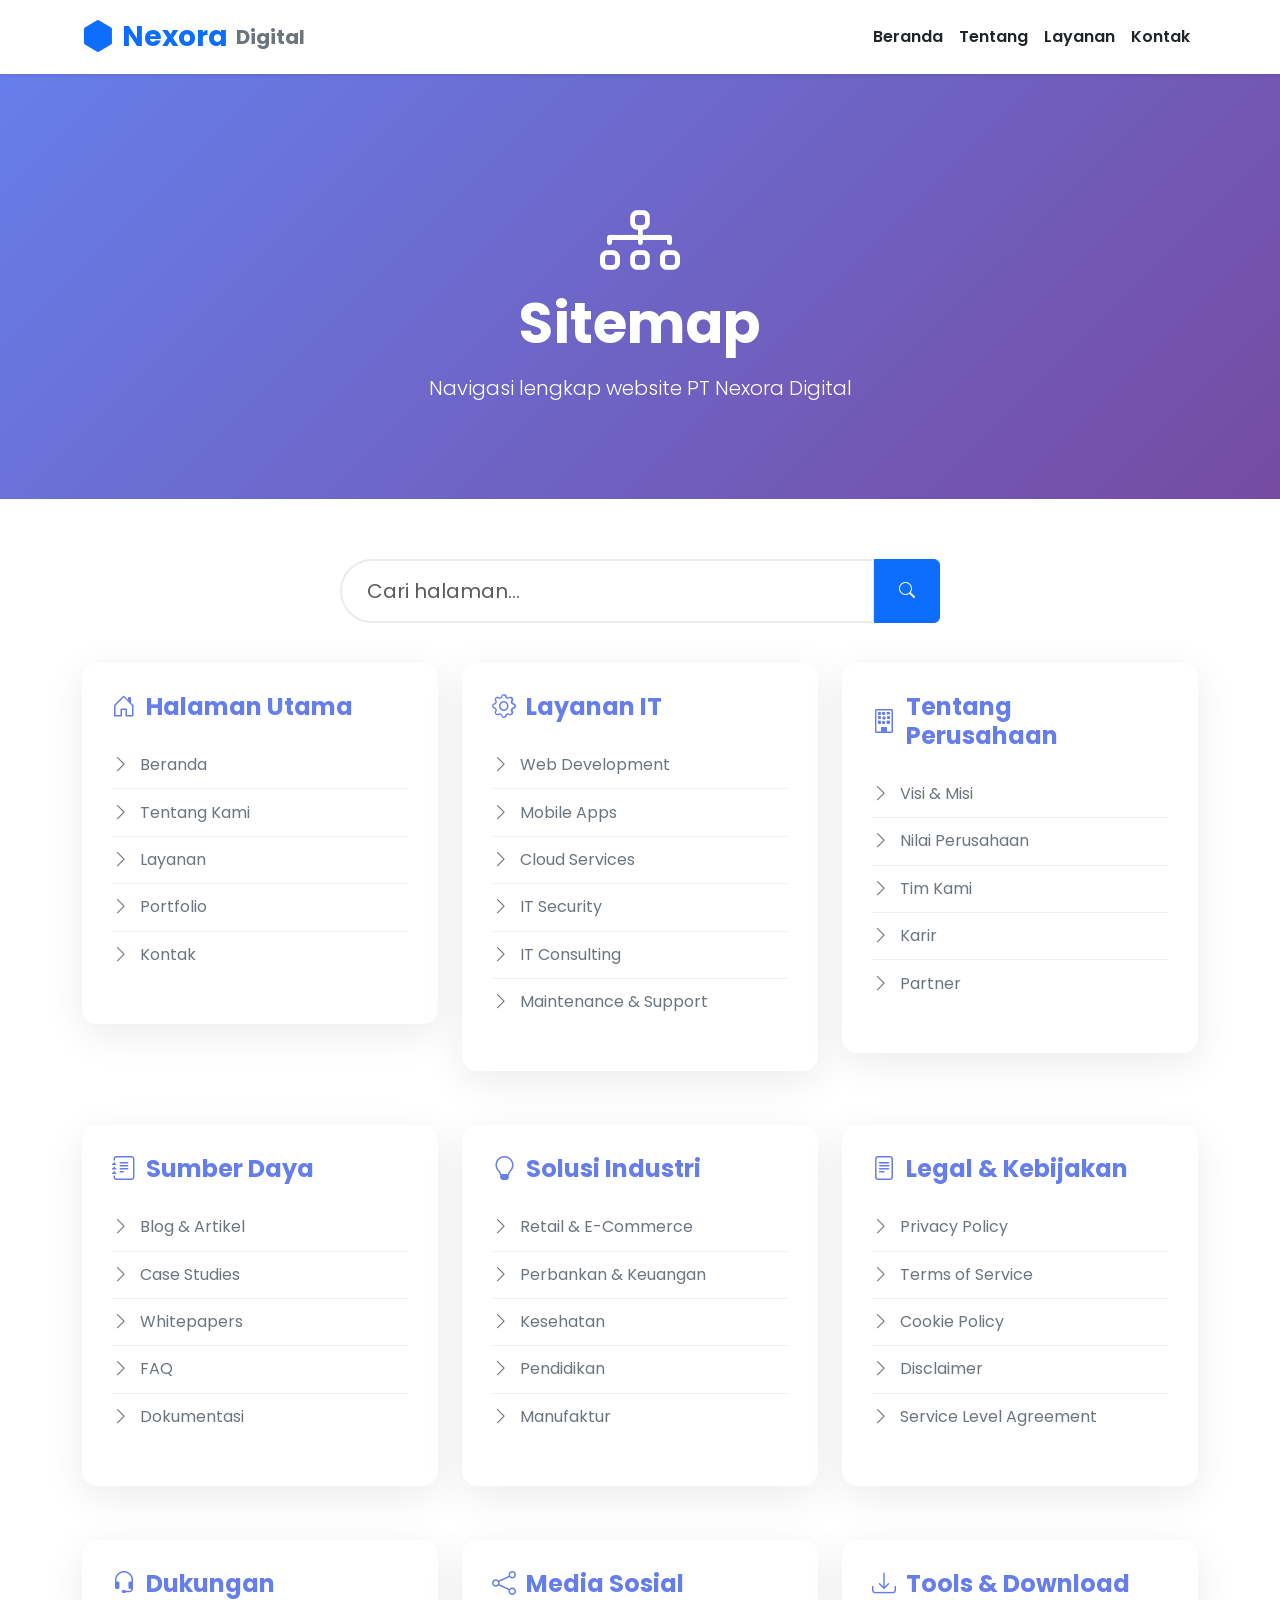
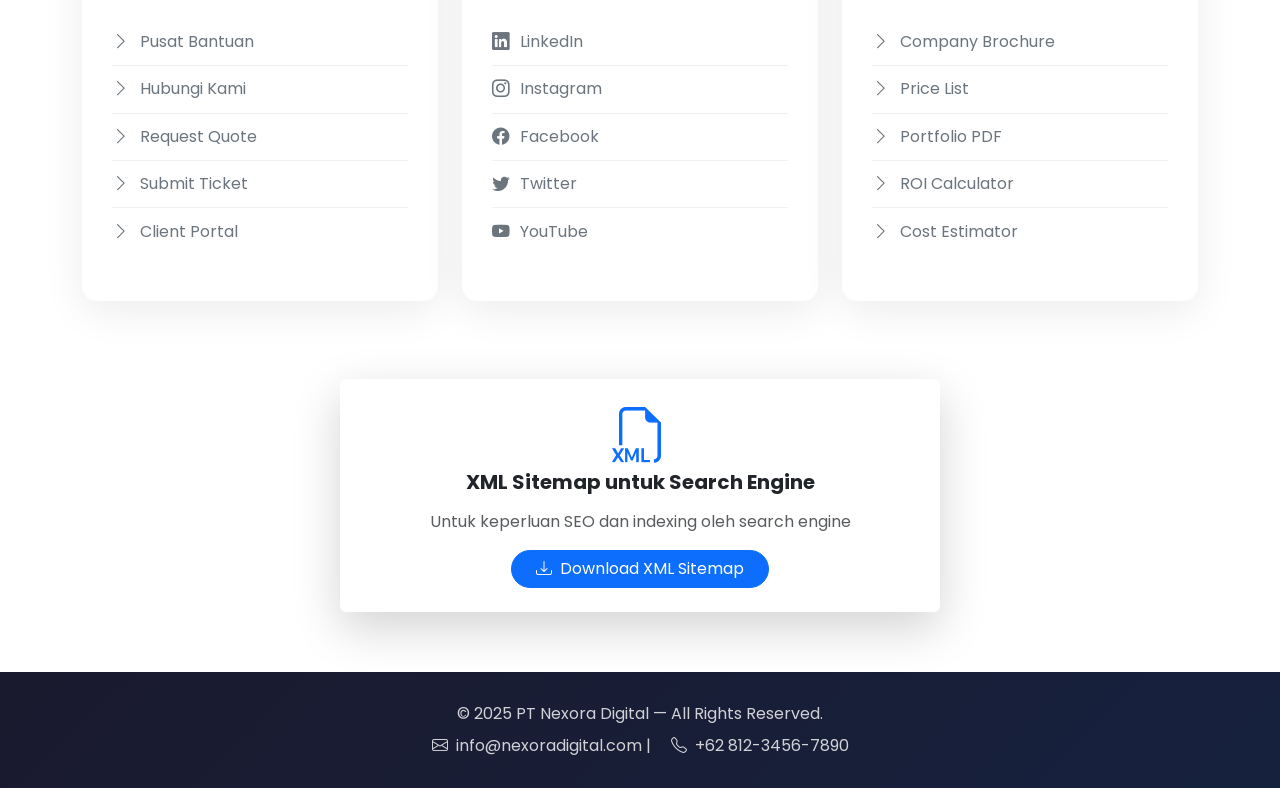
<file: detail/sitemap.html>
<!DOCTYPE html>
<html lang="id">
  <head>
    <meta charset="UTF-8" />
    <meta name="viewport" content="width=device-width, initial-scale=1.0" />
    <title>Sitemap - PT Nexora Digital</title>
    <link
      href="https://cdn.jsdelivr.net/npm/bootstrap@5.3.0/dist/css/bootstrap.min.css"
      rel="stylesheet"
    />
    <link
      rel="stylesheet"
      href="https://cdn.jsdelivr.net/npm/bootstrap-icons@1.11.0/font/bootstrap-icons.css"
    />
    <link rel="preconnect" href="https://fonts.googleapis.com" />
    <link rel="preconnect" href="https://fonts.gstatic.com" crossorigin />
    <link
      href="https://fonts.googleapis.com/css2?family=Poppins:wght@300;400;500;600;700&display=swap"
      rel="stylesheet"
    />

    <style>
      body {
        font-family: "Poppins", sans-serif;
      }

      :root {
        --primary-gradient: linear-gradient(135deg, #667eea 0%, #764ba2 100%);
        --primary-color: #667eea;
      }

      .navbar {
        backdrop-filter: blur(10px);
        background: rgba(255, 255, 255, 0.95) !important;
      }

      .hero-section {
        background: var(--primary-gradient);
        padding: 120px 0 80px;
        color: white;
      }

      .content-section {
        padding: 60px 0;
      }

      .sitemap-card {
        background: white;
        border-radius: 15px;
        padding: 30px;
        box-shadow: 0 10px 40px rgba(0, 0, 0, 0.08);
        margin-bottom: 30px;
        transition: all 0.3s ease;
      }

      .sitemap-card:hover {
        transform: translateY(-5px);
        box-shadow: 0 15px 50px rgba(102, 126, 234, 0.15);
      }

      .sitemap-card h4 {
        color: var(--primary-color);
        font-weight: 700;
        margin-bottom: 20px;
        display: flex;
        align-items: center;
        gap: 10px;
      }

      .sitemap-card ul {
        list-style: none;
        padding: 0;
      }

      .sitemap-card ul li {
        padding: 10px 0;
        border-bottom: 1px solid #f0f0f0;
      }

      .sitemap-card ul li:last-child {
        border-bottom: none;
      }

      .sitemap-card ul li a {
        color: #6c757d;
        text-decoration: none;
        display: flex;
        align-items: center;
        gap: 10px;
        transition: all 0.3s;
      }

      .sitemap-card ul li a:hover {
        color: var(--primary-color);
        padding-left: 10px;
      }

      .sitemap-card ul li a i {
        font-size: 1.1rem;
      }

      footer {
        background: linear-gradient(135deg, #1a1a2e 0%, #16213e 100%);
        color: rgba(255, 255, 255, 0.8);
        padding: 30px 0;
      }

      .search-box {
        max-width: 600px;
        margin: 0 auto 40px;
      }

      .search-box input {
        border-radius: 50px;
        padding: 15px 25px;
        border: 2px solid #e9ecef;
      }

      .search-box input:focus {
        border-color: var(--primary-color);
        box-shadow: 0 0 0 0.2rem rgba(102, 126, 234, 0.25);
      }
    </style>
  </head>
  <body>
    <!-- Navbar -->
    <nav class="navbar navbar-expand-lg navbar-light shadow-sm sticky-top">
      <div class="container">
        <a
          class="navbar-brand fw-bold fs-3 d-flex align-items-center gap-2"
          href="index.html"
        >
          <i class="bi bi-hexagon-fill text-primary fs-2"></i>
          <span class="text-primary">Nexora</span>
          <span class="text-secondary fs-5">Digital</span>
        </a>
        <button
          class="navbar-toggler border-0"
          data-bs-toggle="collapse"
          data-bs-target="#nav"
        >
          <span class="navbar-toggler-icon"></span>
        </button>
        <div class="collapse navbar-collapse" id="nav">
          <ul class="navbar-nav ms-auto fw-semibold">
            <li class="nav-item">
              <a class="nav-link text-dark" href="../index.html">Beranda</a>
            </li>
            <li class="nav-item">
              <a class="nav-link text-dark" href="about.html">Tentang</a>
            </li>
            <li class="nav-item">
              <a class="nav-link text-dark" href="index.html#services"
                >Layanan</a
              >
            </li>
            <li class="nav-item">
              <a class="nav-link text-dark" href="index.html#contact">Kontak</a>
            </li>
          </ul>
        </div>
      </div>
    </nav>

    <!-- Hero -->
    <section class="hero-section text-center">
      <div class="container">
        <i class="bi bi-diagram-3 display-1 mb-4"></i>
        <h1 class="display-4 fw-bold mb-3">Sitemap</h1>
        <p class="lead">Navigasi lengkap website PT Nexora Digital</p>
      </div>
    </section>

    <!-- Content -->
    <section class="content-section">
      <div class="container">
        <!-- Search Box -->
        <div class="search-box">
          <div class="input-group">
            <input
              type="text"
              class="form-control form-control-lg"
              id="sitemapSearch"
              placeholder="Cari halaman..."
            />
            <button class="btn btn-primary px-4" type="button">
              <i class="bi bi-search"></i>
            </button>
          </div>
        </div>

        <div class="row g-4">
          <!-- Main Pages -->
          <div class="col-lg-4 col-md-6">
            <div class="sitemap-card">
              <h4>
                <i class="bi bi-house-door"></i>
                Halaman Utama
              </h4>
              <ul>
                <li>
                  <a href="index.html"
                    ><i class="bi bi-chevron-right"></i>Beranda</a
                  >
                </li>
                <li>
                  <a href="about.html"
                    ><i class="bi bi-chevron-right"></i>Tentang Kami</a
                  >
                </li>
                <li>
                  <a href="index.html#services"
                    ><i class="bi bi-chevron-right"></i>Layanan</a
                  >
                </li>
                <li>
                  <a href="index.html#portfolio"
                    ><i class="bi bi-chevron-right"></i>Portfolio</a
                  >
                </li>
                <li>
                  <a href="index.html#contact"
                    ><i class="bi bi-chevron-right"></i>Kontak</a
                  >
                </li>
              </ul>
            </div>
          </div>

          <!-- Services -->
          <div class="col-lg-4 col-md-6">
            <div class="sitemap-card">
              <h4>
                <i class="bi bi-gear"></i>
                Layanan IT
              </h4>
              <ul>
                <li>
                  <a href="services/web-development.html"
                    ><i class="bi bi-chevron-right"></i>Web Development</a
                  >
                </li>
                <li>
                  <a href="services/mobile-apps.html"
                    ><i class="bi bi-chevron-right"></i>Mobile Apps</a
                  >
                </li>
                <li>
                  <a href="services/cloud-services.html"
                    ><i class="bi bi-chevron-right"></i>Cloud Services</a
                  >
                </li>
                <li>
                  <a href="services/it-security.html"
                    ><i class="bi bi-chevron-right"></i>IT Security</a
                  >
                </li>
                <li>
                  <a href="services/it-consulting.html"
                    ><i class="bi bi-chevron-right"></i>IT Consulting</a
                  >
                </li>
                <li>
                  <a href="services/maintenance.html"
                    ><i class="bi bi-chevron-right"></i>Maintenance & Support</a
                  >
                </li>
              </ul>
            </div>
          </div>

          <!-- Company Info -->
          <div class="col-lg-4 col-md-6">
            <div class="sitemap-card">
              <h4>
                <i class="bi bi-building"></i>
                Tentang Perusahaan
              </h4>
              <ul>
                <li>
                  <a href="about.html#vision"
                    ><i class="bi bi-chevron-right"></i>Visi & Misi</a
                  >
                </li>
                <li>
                  <a href="about.html#values"
                    ><i class="bi bi-chevron-right"></i>Nilai Perusahaan</a
                  >
                </li>
                <li>
                  <a href="about.html#team"
                    ><i class="bi bi-chevron-right"></i>Tim Kami</a
                  >
                </li>
                <li>
                  <a href="careers.html"
                    ><i class="bi bi-chevron-right"></i>Karir</a
                  >
                </li>
                <li>
                  <a href="partners.html"
                    ><i class="bi bi-chevron-right"></i>Partner</a
                  >
                </li>
              </ul>
            </div>
          </div>

          <!-- Resources -->
          <div class="col-lg-4 col-md-6">
            <div class="sitemap-card">
              <h4>
                <i class="bi bi-journal-text"></i>
                Sumber Daya
              </h4>
              <ul>
                <li>
                  <a href="blog.html"
                    ><i class="bi bi-chevron-right"></i>Blog & Artikel</a
                  >
                </li>
                <li>
                  <a href="case-studies.html"
                    ><i class="bi bi-chevron-right"></i>Case Studies</a
                  >
                </li>
                <li>
                  <a href="whitepapers.html"
                    ><i class="bi bi-chevron-right"></i>Whitepapers</a
                  >
                </li>
                <li>
                  <a href="faq.html"><i class="bi bi-chevron-right"></i>FAQ</a>
                </li>
                <li>
                  <a href="documentation.html"
                    ><i class="bi bi-chevron-right"></i>Dokumentasi</a
                  >
                </li>
              </ul>
            </div>
          </div>

          <!-- Solutions -->
          <div class="col-lg-4 col-md-6">
            <div class="sitemap-card">
              <h4>
                <i class="bi bi-lightbulb"></i>
                Solusi Industri
              </h4>
              <ul>
                <li>
                  <a href="solutions/retail.html"
                    ><i class="bi bi-chevron-right"></i>Retail & E-Commerce</a
                  >
                </li>
                <li>
                  <a href="solutions/finance.html"
                    ><i class="bi bi-chevron-right"></i>Perbankan & Keuangan</a
                  >
                </li>
                <li>
                  <a href="solutions/healthcare.html"
                    ><i class="bi bi-chevron-right"></i>Kesehatan</a
                  >
                </li>
                <li>
                  <a href="solutions/education.html"
                    ><i class="bi bi-chevron-right"></i>Pendidikan</a
                  >
                </li>
                <li>
                  <a href="solutions/manufacturing.html"
                    ><i class="bi bi-chevron-right"></i>Manufaktur</a
                  >
                </li>
              </ul>
            </div>
          </div>

          <!-- Legal -->
          <div class="col-lg-4 col-md-6">
            <div class="sitemap-card">
              <h4>
                <i class="bi bi-file-text"></i>
                Legal & Kebijakan
              </h4>
              <ul>
                <li>
                  <a href="privacy-policy.html"
                    ><i class="bi bi-chevron-right"></i>Privacy Policy</a
                  >
                </li>
                <li>
                  <a href="terms-of-service.html"
                    ><i class="bi bi-chevron-right"></i>Terms of Service</a
                  >
                </li>
                <li>
                  <a href="cookie-policy.html"
                    ><i class="bi bi-chevron-right"></i>Cookie Policy</a
                  >
                </li>
                <li>
                  <a href="disclaimer.html"
                    ><i class="bi bi-chevron-right"></i>Disclaimer</a
                  >
                </li>
                <li>
                  <a href="sla.html"
                    ><i class="bi bi-chevron-right"></i>Service Level
                    Agreement</a
                  >
                </li>
              </ul>
            </div>
          </div>

          <!-- Support -->
          <div class="col-lg-4 col-md-6">
            <div class="sitemap-card">
              <h4>
                <i class="bi bi-headset"></i>
                Dukungan
              </h4>
              <ul>
                <li>
                  <a href="support.html"
                    ><i class="bi bi-chevron-right"></i>Pusat Bantuan</a
                  >
                </li>
                <li>
                  <a href="contact.html"
                    ><i class="bi bi-chevron-right"></i>Hubungi Kami</a
                  >
                </li>
                <li>
                  <a href="request-quote.html"
                    ><i class="bi bi-chevron-right"></i>Request Quote</a
                  >
                </li>
                <li>
                  <a href="ticket.html"
                    ><i class="bi bi-chevron-right"></i>Submit Ticket</a
                  >
                </li>
                <li>
                  <a href="client-portal.html"
                    ><i class="bi bi-chevron-right"></i>Client Portal</a
                  >
                </li>
              </ul>
            </div>
          </div>

          <!-- Social Media -->
          <div class="col-lg-4 col-md-6">
            <div class="sitemap-card">
              <h4>
                <i class="bi bi-share"></i>
                Media Sosial
              </h4>
              <ul>
                <li>
                  <a
                    href="https://linkedin.com/company/nexoradigital"
                    target="_blank"
                    ><i class="bi bi-linkedin"></i>LinkedIn</a
                  >
                </li>
                <li>
                  <a href="https://instagram.com/nexoradigital" target="_blank"
                    ><i class="bi bi-instagram"></i>Instagram</a
                  >
                </li>
                <li>
                  <a href="https://facebook.com/nexoradigital" target="_blank"
                    ><i class="bi bi-facebook"></i>Facebook</a
                  >
                </li>
                <li>
                  <a href="https://twitter.com/nexoradigital" target="_blank"
                    ><i class="bi bi-twitter"></i>Twitter</a
                  >
                </li>
                <li>
                  <a href="https://youtube.com/@nexoradigital" target="_blank"
                    ><i class="bi bi-youtube"></i>YouTube</a
                  >
                </li>
              </ul>
            </div>
          </div>

          <!-- Tools & Downloads -->
          <div class="col-lg-4 col-md-6">
            <div class="sitemap-card">
              <h4>
                <i class="bi bi-download"></i>
                Tools & Download
              </h4>
              <ul>
                <li>
                  <a href="downloads/brochure.pdf"
                    ><i class="bi bi-chevron-right"></i>Company Brochure</a
                  >
                </li>
                <li>
                  <a href="downloads/pricing.pdf"
                    ><i class="bi bi-chevron-right"></i>Price List</a
                  >
                </li>
                <li>
                  <a href="downloads/portfolio.pdf"
                    ><i class="bi bi-chevron-right"></i>Portfolio PDF</a
                  >
                </li>
                <li>
                  <a href="tools/roi-calculator.html"
                    ><i class="bi bi-chevron-right"></i>ROI Calculator</a
                  >
                </li>
                <li>
                  <a href="tools/cost-estimator.html"
                    ><i class="bi bi-chevron-right"></i>Cost Estimator</a
                  >
                </li>
              </ul>
            </div>
          </div>
        </div>

        <!-- XML Sitemap -->
        <div class="text-center mt-5">
          <div class="card border-0 shadow-lg mx-auto" style="max-width: 600px">
            <div class="card-body p-4">
              <i class="bi bi-filetype-xml display-4 text-primary mb-3"></i>
              <h5 class="fw-bold mb-3">XML Sitemap untuk Search Engine</h5>
              <p class="text-muted">
                Untuk keperluan SEO dan indexing oleh search engine
              </p>
              <a href="sitemap.xml" class="btn btn-primary rounded-pill px-4">
                <i class="bi bi-download me-2"></i>Download XML Sitemap
              </a>
            </div>
          </div>
        </div>
      </div>
    </section>

    <!-- Footer -->
    <footer class="text-center">
      <div class="container">
        <p class="mb-2">© 2025 PT Nexora Digital — All Rights Reserved.</p>
        <p class="mb-0">
          <i class="bi bi-envelope me-2"></i>info@nexoradigital.com |
          <i class="bi bi-telephone ms-3 me-2"></i>+62 812-3456-7890
        </p>
      </div>
    </footer>

    <script src="https://cdn.jsdelivr.net/npm/bootstrap@5.3.0/dist/js/bootstrap.bundle.min.js"></script>
    <script>
      // Simple search functionality
      document
        .getElementById("sitemapSearch")
        .addEventListener("input", function (e) {
          const searchTerm = e.target.value.toLowerCase();
          const cards = document.querySelectorAll(".sitemap-card");

          cards.forEach((card) => {
            const text = card.textContent.toLowerCase();
            if (text.includes(searchTerm)) {
              card.style.display = "block";
              card.parentElement.style.display = "block";
            } else {
              card.style.display = "none";
              card.parentElement.style.display = "none";
            }
          });

          // Show all if search is empty
          if (searchTerm === "") {
            cards.forEach((card) => {
              card.style.display = "block";
              card.parentElement.style.display = "block";
            });
          }
        });
    </script>
  </body>
</html>
</file>
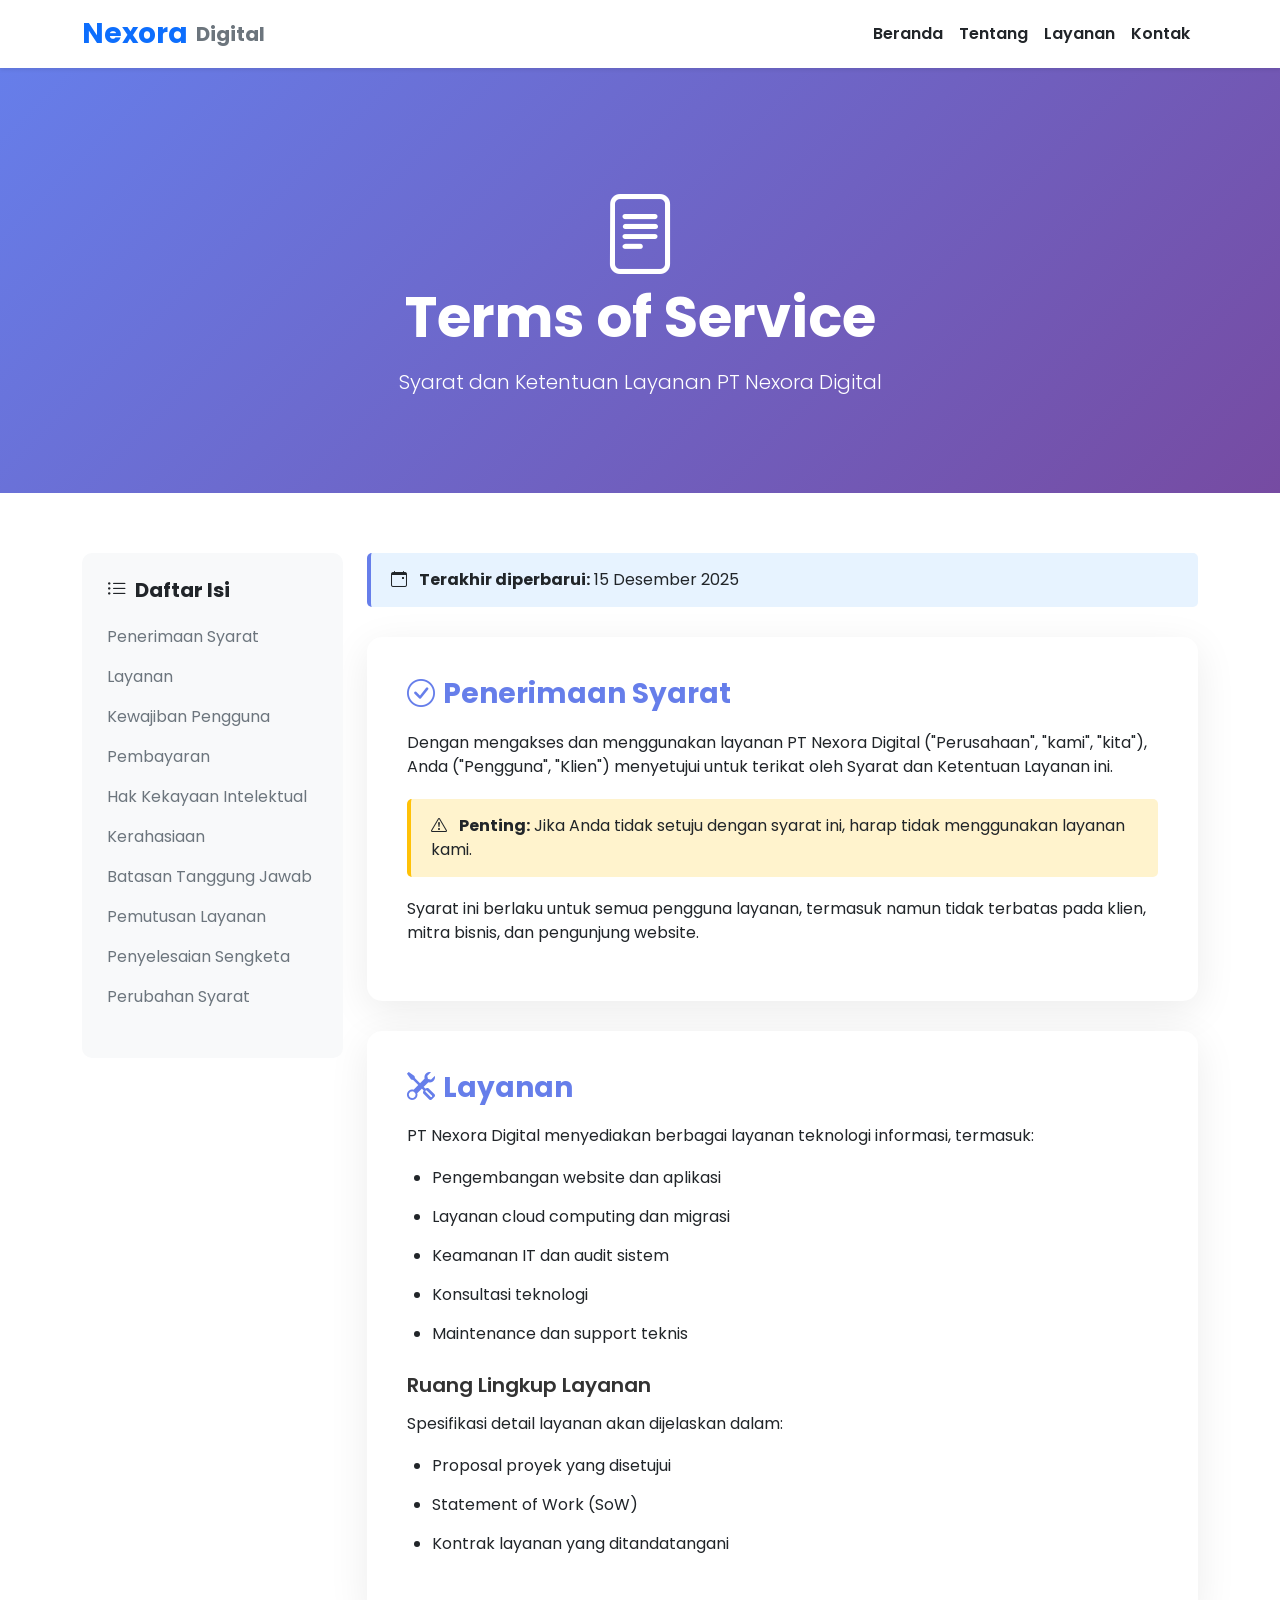
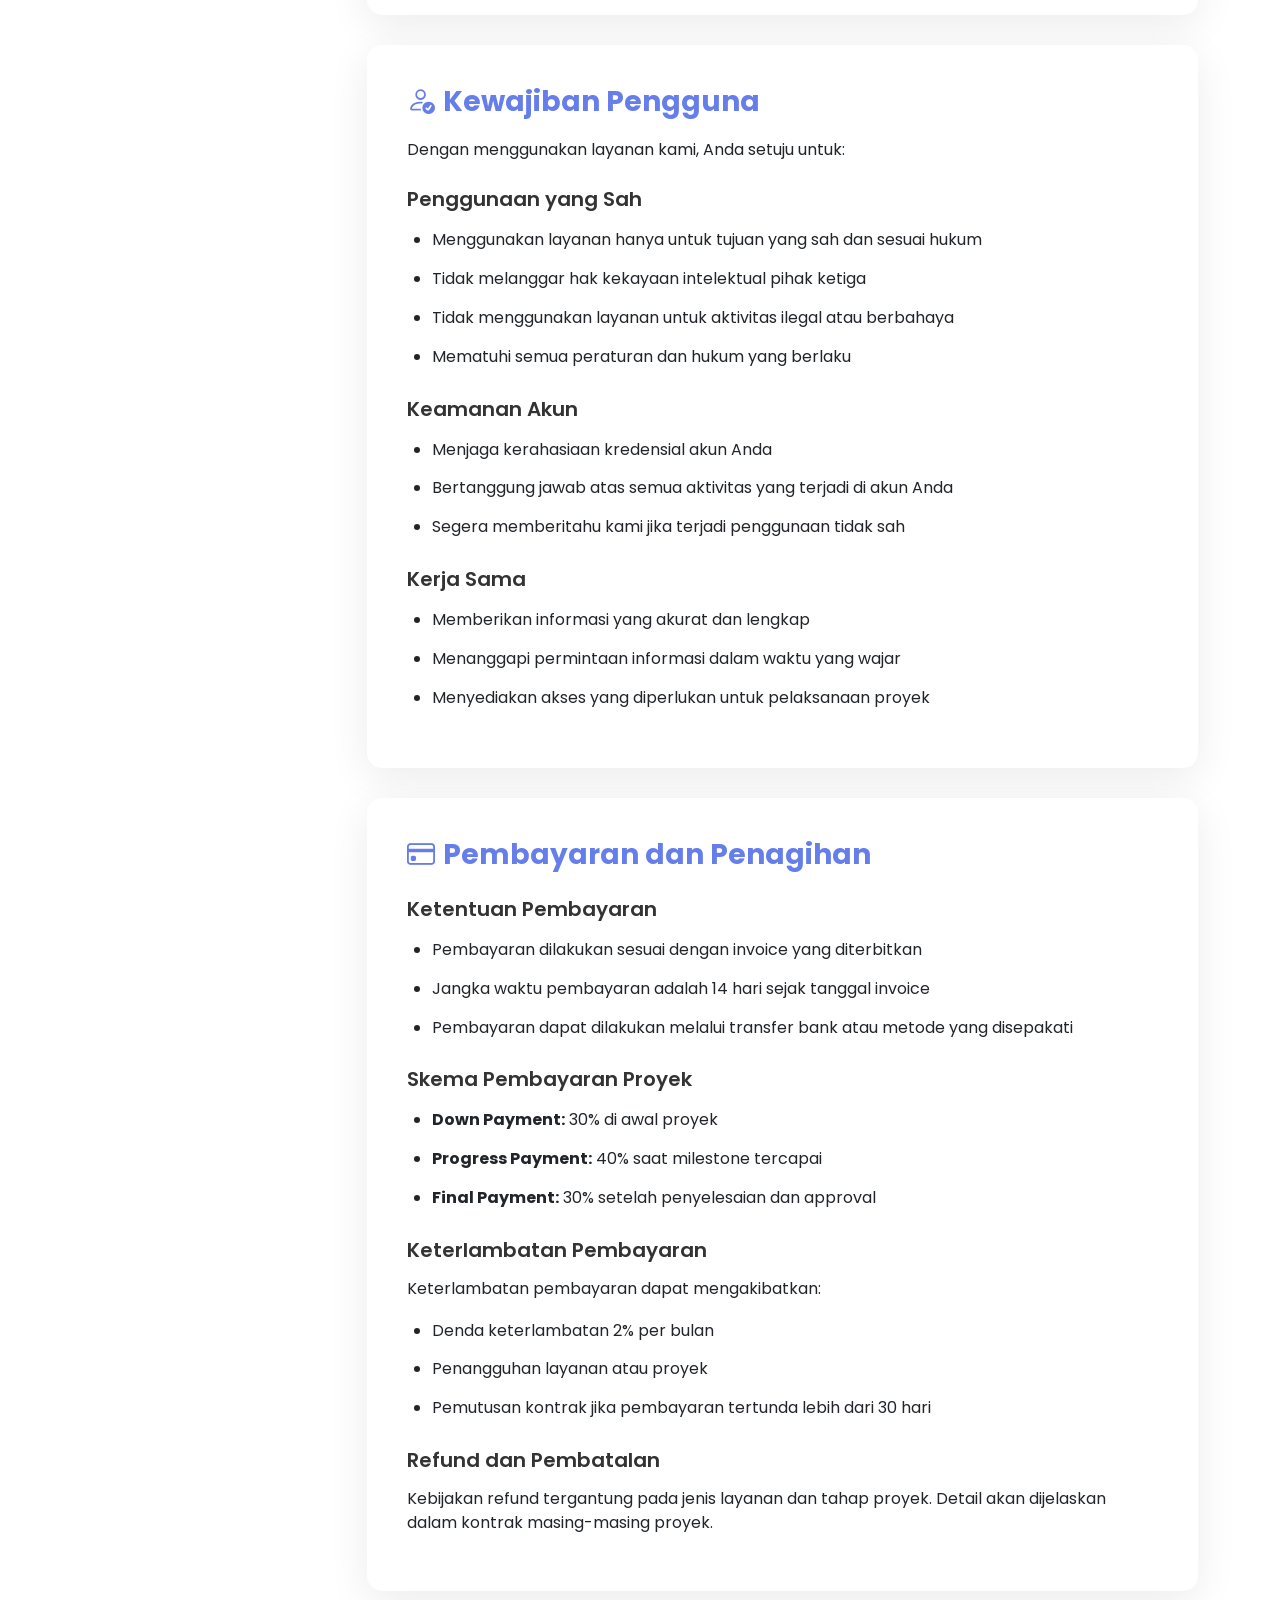
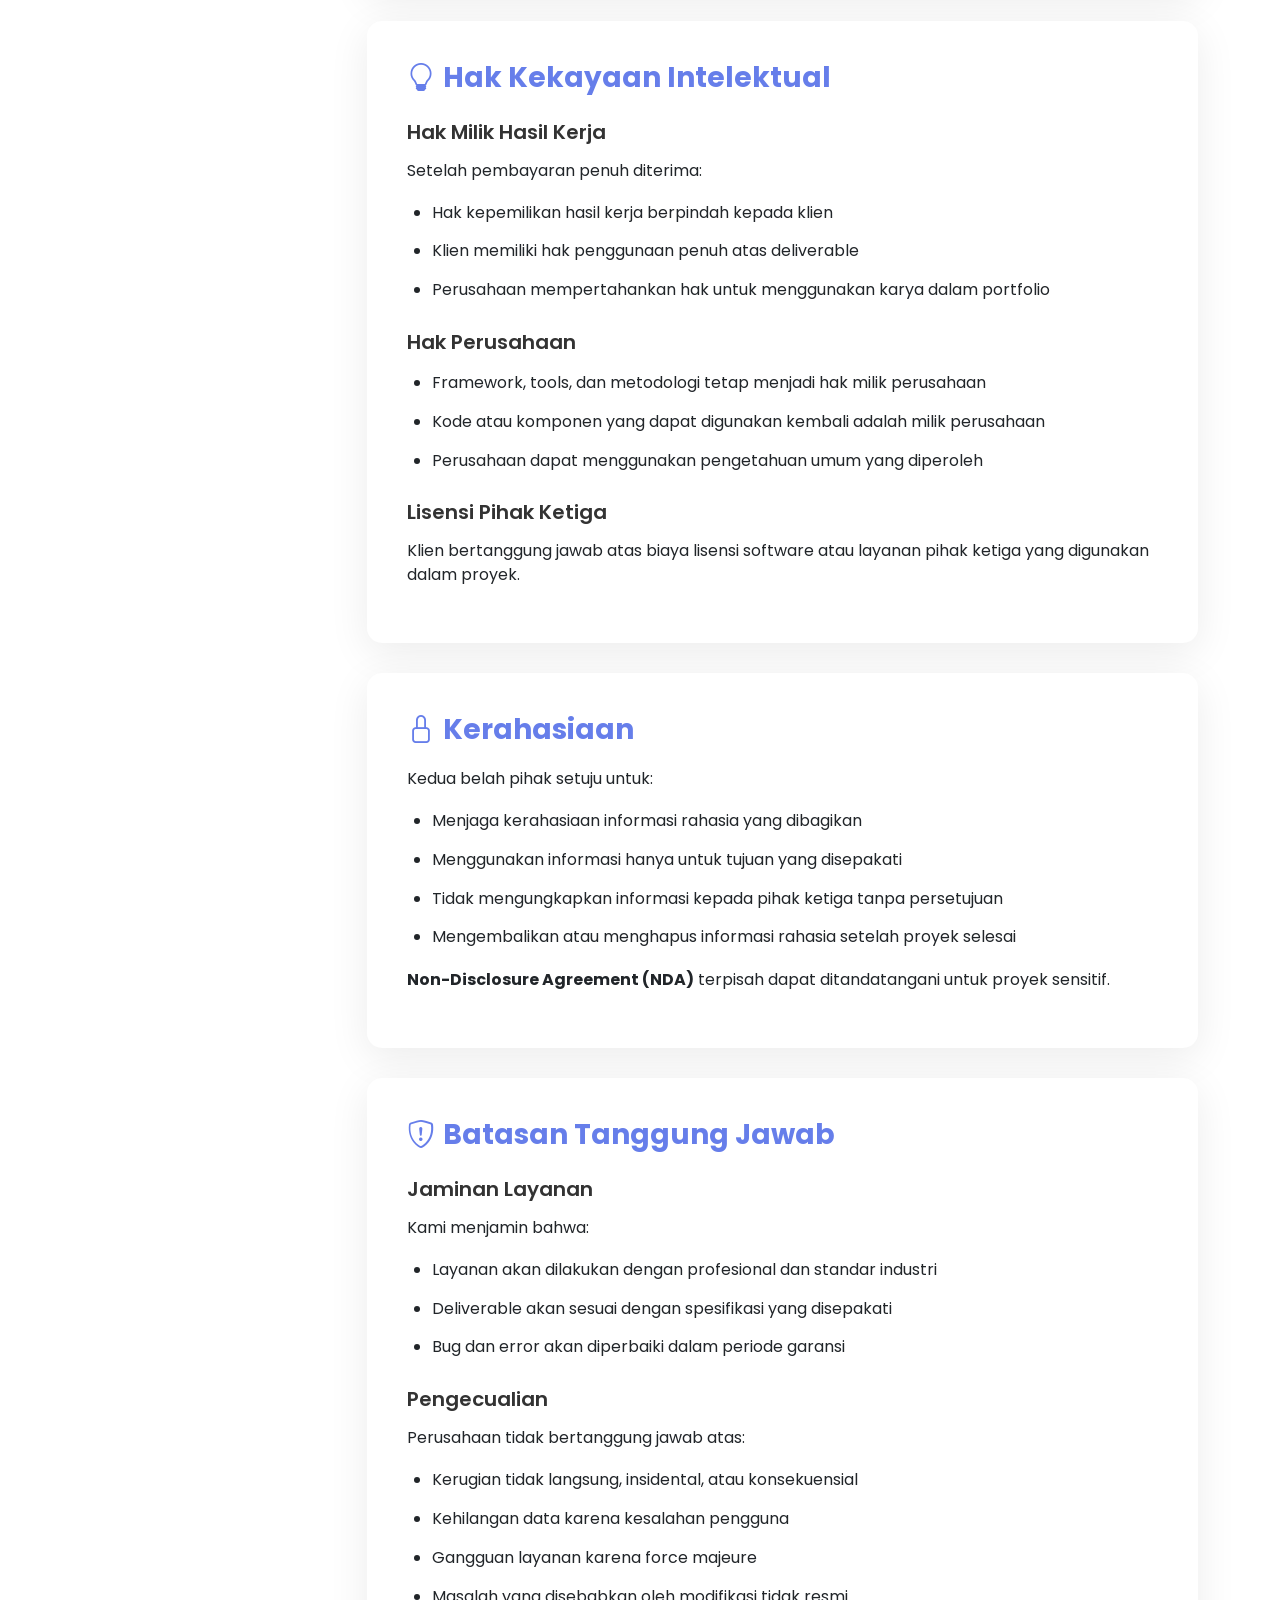
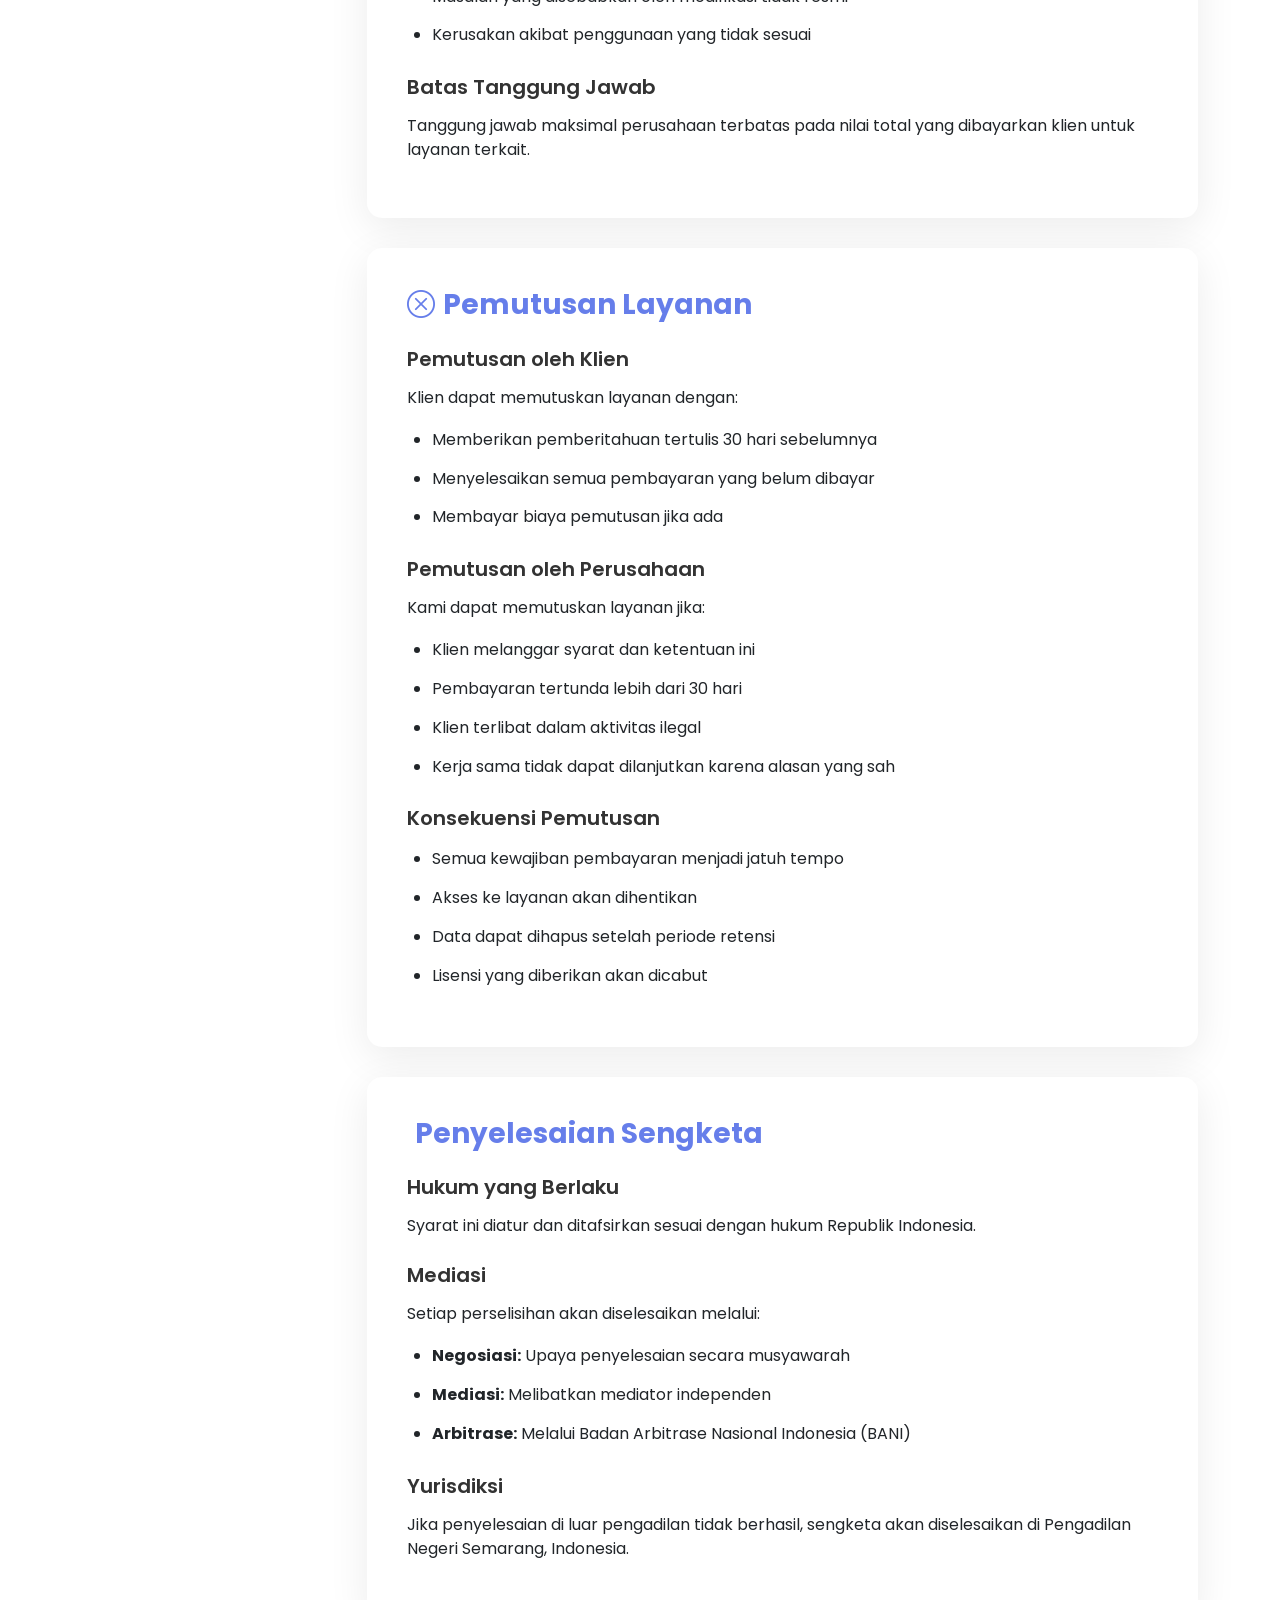
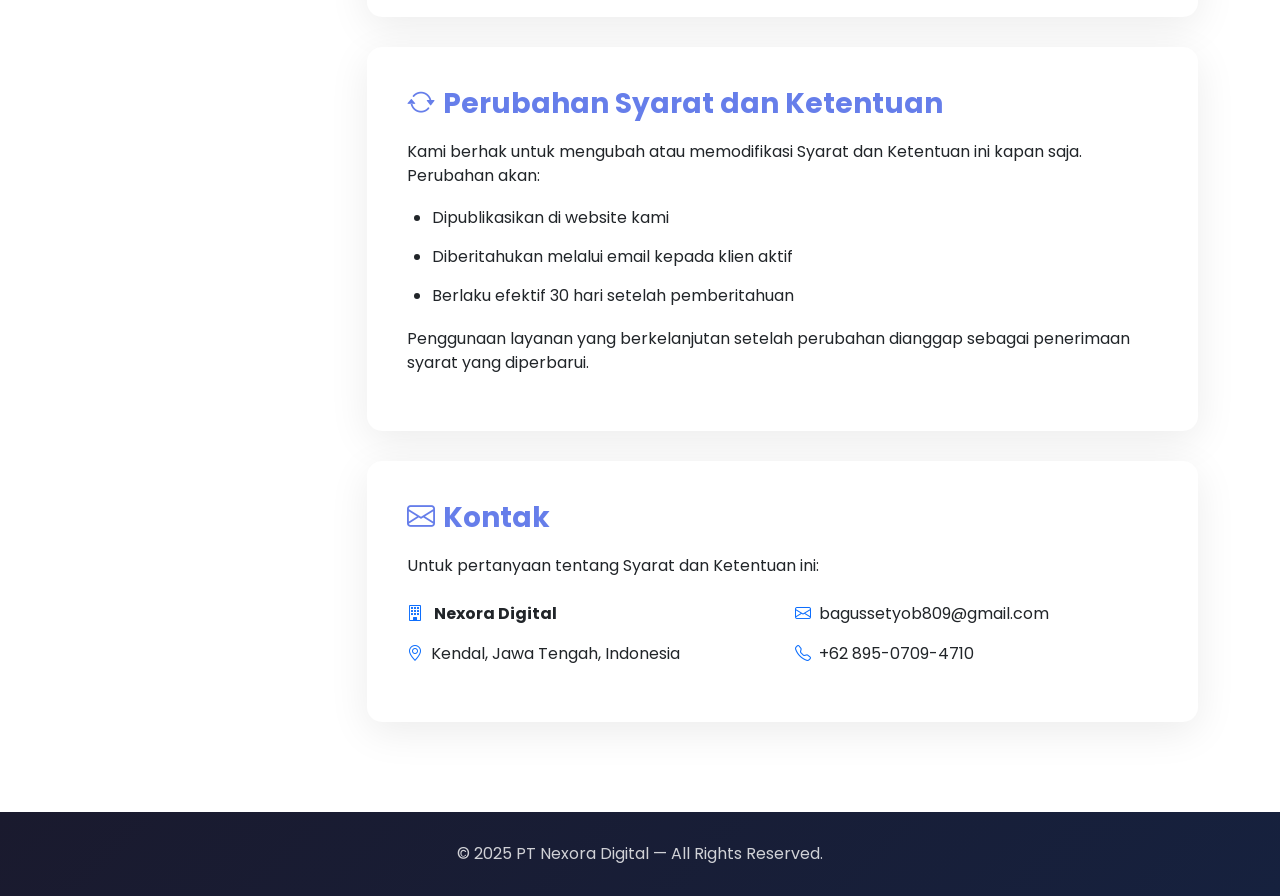
<file: detail/tos.html>
<!DOCTYPE html>
<html lang="id">
  <head>
    <meta charset="UTF-8" />
    <meta name="viewport" content="width=device-width, initial-scale=1.0" />
    <title>Terms of Service - PT Nexora Digital</title>
    <link
      href="https://cdn.jsdelivr.net/npm/bootstrap@5.3.0/dist/css/bootstrap.min.css"
      rel="stylesheet"
    />
    <link
      rel="stylesheet"
      href="https://cdn.jsdelivr.net/npm/bootstrap-icons@1.11.0/font/bootstrap-icons.css"
    />
    <link rel="preconnect" href="https://fonts.googleapis.com" />
    <link rel="preconnect" href="https://fonts.gstatic.com" crossorigin />
    <link
      href="https://fonts.googleapis.com/css2?family=Poppins:wght@300;400;500;600;700&display=swap"
      rel="stylesheet"
    />

    <style>
      body {
        font-family: "Poppins", sans-serif;
      }

      :root {
        --primary-gradient: linear-gradient(135deg, #667eea 0%, #764ba2 100%);
        --primary-color: #667eea;
      }

      .navbar {
        backdrop-filter: blur(10px);
        background: rgba(255, 255, 255, 0.95) !important;
      }

      .hero-section {
        background: var(--primary-gradient);
        padding: 120px 0 80px;
        color: white;
      }

      .content-section {
        padding: 60px 0;
      }

      .terms-card {
        background: white;
        border-radius: 15px;
        padding: 40px;
        box-shadow: 0 10px 40px rgba(0, 0, 0, 0.08);
        margin-bottom: 30px;
      }

      .terms-card h3 {
        color: var(--primary-color);
        font-weight: 700;
        margin-bottom: 20px;
      }

      .terms-card h5 {
        color: #333;
        font-weight: 600;
        margin-top: 25px;
        margin-bottom: 15px;
      }

      .terms-card ul {
        padding-left: 25px;
      }

      .terms-card ul li {
        margin-bottom: 10px;
        line-height: 1.8;
      }

      footer {
        background: linear-gradient(135deg, #1a1a2e 0%, #16213e 100%);
        color: rgba(255, 255, 255, 0.8);
        padding: 30px 0;
      }

      .toc {
        background: #f8f9fa;
        border-radius: 10px;
        padding: 25px;
        margin-bottom: 30px;
        position: sticky;
        top: 90px;
      }

      .toc h5 {
        font-weight: 700;
        margin-bottom: 15px;
      }

      .toc ul {
        list-style: none;
        padding: 0;
      }

      .toc ul li {
        padding: 8px 0;
      }

      .toc ul li a {
        color: #6c757d;
        text-decoration: none;
        transition: color 0.3s;
      }

      .toc ul li a:hover {
        color: var(--primary-color);
      }

      .last-updated {
        background: #e7f3ff;
        border-left: 4px solid var(--primary-color);
        padding: 15px 20px;
        border-radius: 5px;
        margin-bottom: 30px;
      }

      .alert-warning-custom {
        background: #fff3cd;
        border-left: 4px solid #ffc107;
        padding: 15px 20px;
        border-radius: 5px;
        margin: 20px 0;
      }
    </style>
  </head>
  <body>
    <!-- Navbar -->
    <nav class="navbar navbar-expand-lg navbar-light shadow-sm sticky-top">
      <div class="container">
        <a
          class="navbar-brand fw-bold fs-3 d-flex align-items-center gap-2"
          href="index.html"
        >
         
          <span class="text-primary">Nexora</span>
          <span class="text-secondary fs-5">Digital</span>
        </a>
        <button
          class="navbar-toggler border-0"
          data-bs-toggle="collapse"
          data-bs-target="#nav"
        >
          <span class="navbar-toggler-icon"></span>
        </button>
        <div class="collapse navbar-collapse" id="nav">
          <ul class="navbar-nav ms-auto fw-semibold">
            <li class="nav-item">
              <a class="nav-link text-dark" href="../index.html">Beranda</a>
            </li>
            <li class="nav-item">
              <a class="nav-link text-dark" href="about.html">Tentang</a>
            </li>
            <li class="nav-item">
              <a class="nav-link text-dark" href="index.html#services"
                >Layanan</a
              >
            </li>
            <li class="nav-item">
              <a class="nav-link text-dark" href="index.html#contact">Kontak</a>
            </li>
          </ul>
        </div>
      </div>
    </nav>

    <!-- Hero -->
    <section class="hero-section text-center">
      <div class="container">
        <i class="bi bi-file-text display-1 mb-4"></i>
        <h1 class="display-4 fw-bold mb-3">Terms of Service</h1>
        <p class="lead">Syarat dan Ketentuan Layanan PT Nexora Digital</p>
      </div>
    </section>

    <!-- Content -->
    <section class="content-section">
      <div class="container">
        <div class="row">
          <!-- Table of Contents -->
          <div class="col-lg-3">
            <div class="toc">
              <h5><i class="bi bi-list-ul me-2"></i>Daftar Isi</h5>
              <ul>
                <li><a href="#acceptance">Penerimaan Syarat</a></li>
                <li><a href="#services">Layanan</a></li>
                <li><a href="#user-obligations">Kewajiban Pengguna</a></li>
                <li><a href="#payment">Pembayaran</a></li>
                <li>
                  <a href="#intellectual-property">Hak Kekayaan Intelektual</a>
                </li>
                <li><a href="#confidentiality">Kerahasiaan</a></li>
                <li><a href="#liability">Batasan Tanggung Jawab</a></li>
                <li><a href="#termination">Pemutusan Layanan</a></li>
                <li><a href="#disputes">Penyelesaian Sengketa</a></li>
                <li><a href="#changes">Perubahan Syarat</a></li>
              </ul>
            </div>
          </div>

          <!-- Main Content -->
          <div class="col-lg-9">
            <div class="last-updated">
              <i class="bi bi-calendar-event me-2"></i>
              <strong>Terakhir diperbarui:</strong> 15 Desember 2025
            </div>

            <div class="terms-card" id="acceptance">
              <h3><i class="bi bi-check-circle me-2"></i>Penerimaan Syarat</h3>
              <p>
                Dengan mengakses dan menggunakan layanan PT Nexora Digital
                ("Perusahaan", "kami", "kita"), Anda ("Pengguna", "Klien")
                menyetujui untuk terikat oleh Syarat dan Ketentuan Layanan ini.
              </p>
              <div class="alert-warning-custom">
                <i class="bi bi-exclamation-triangle me-2"></i>
                <strong>Penting:</strong> Jika Anda tidak setuju dengan syarat
                ini, harap tidak menggunakan layanan kami.
              </div>
              <p>
                Syarat ini berlaku untuk semua pengguna layanan, termasuk namun
                tidak terbatas pada klien, mitra bisnis, dan pengunjung website.
              </p>
            </div>

            <div class="terms-card" id="services">
              <h3><i class="bi bi-tools me-2"></i>Layanan</h3>
              <p>
                PT Nexora Digital menyediakan berbagai layanan teknologi
                informasi, termasuk:
              </p>
              <ul>
                <li>Pengembangan website dan aplikasi</li>
                <li>Layanan cloud computing dan migrasi</li>
                <li>Keamanan IT dan audit sistem</li>
                <li>Konsultasi teknologi</li>
                <li>Maintenance dan support teknis</li>
              </ul>

              <h5>Ruang Lingkup Layanan</h5>
              <p>Spesifikasi detail layanan akan dijelaskan dalam:</p>
              <ul>
                <li>Proposal proyek yang disetujui</li>
                <li>Statement of Work (SoW)</li>
                <li>Kontrak layanan yang ditandatangani</li>
              </ul>
            </div>

            <div class="terms-card" id="user-obligations">
              <h3><i class="bi bi-person-check me-2"></i>Kewajiban Pengguna</h3>
              <p>Dengan menggunakan layanan kami, Anda setuju untuk:</p>

              <h5>Penggunaan yang Sah</h5>
              <ul>
                <li>
                  Menggunakan layanan hanya untuk tujuan yang sah dan sesuai
                  hukum
                </li>
                <li>Tidak melanggar hak kekayaan intelektual pihak ketiga</li>
                <li>
                  Tidak menggunakan layanan untuk aktivitas ilegal atau
                  berbahaya
                </li>
                <li>Mematuhi semua peraturan dan hukum yang berlaku</li>
              </ul>

              <h5>Keamanan Akun</h5>
              <ul>
                <li>Menjaga kerahasiaan kredensial akun Anda</li>
                <li>
                  Bertanggung jawab atas semua aktivitas yang terjadi di akun
                  Anda
                </li>
                <li>
                  Segera memberitahu kami jika terjadi penggunaan tidak sah
                </li>
              </ul>

              <h5>Kerja Sama</h5>
              <ul>
                <li>Memberikan informasi yang akurat dan lengkap</li>
                <li>Menanggapi permintaan informasi dalam waktu yang wajar</li>
                <li>
                  Menyediakan akses yang diperlukan untuk pelaksanaan proyek
                </li>
              </ul>
            </div>

            <div class="terms-card" id="payment">
              <h3>
                <i class="bi bi-credit-card me-2"></i>Pembayaran dan Penagihan
              </h3>

              <h5>Ketentuan Pembayaran</h5>
              <ul>
                <li>
                  Pembayaran dilakukan sesuai dengan invoice yang diterbitkan
                </li>
                <li>
                  Jangka waktu pembayaran adalah 14 hari sejak tanggal invoice
                </li>
                <li>
                  Pembayaran dapat dilakukan melalui transfer bank atau metode
                  yang disepakati
                </li>
              </ul>

              <h5>Skema Pembayaran Proyek</h5>
              <ul>
                <li><strong>Down Payment:</strong> 30% di awal proyek</li>
                <li>
                  <strong>Progress Payment:</strong> 40% saat milestone tercapai
                </li>
                <li>
                  <strong>Final Payment:</strong> 30% setelah penyelesaian dan
                  approval
                </li>
              </ul>

              <h5>Keterlambatan Pembayaran</h5>
              <p>Keterlambatan pembayaran dapat mengakibatkan:</p>
              <ul>
                <li>Denda keterlambatan 2% per bulan</li>
                <li>Penangguhan layanan atau proyek</li>
                <li>
                  Pemutusan kontrak jika pembayaran tertunda lebih dari 30 hari
                </li>
              </ul>

              <h5>Refund dan Pembatalan</h5>
              <p>
                Kebijakan refund tergantung pada jenis layanan dan tahap proyek.
                Detail akan dijelaskan dalam kontrak masing-masing proyek.
              </p>
            </div>

            <div class="terms-card" id="intellectual-property">
              <h3>
                <i class="bi bi-lightbulb me-2"></i>Hak Kekayaan Intelektual
              </h3>

              <h5>Hak Milik Hasil Kerja</h5>
              <p>Setelah pembayaran penuh diterima:</p>
              <ul>
                <li>Hak kepemilikan hasil kerja berpindah kepada klien</li>
                <li>Klien memiliki hak penggunaan penuh atas deliverable</li>
                <li>
                  Perusahaan mempertahankan hak untuk menggunakan karya dalam
                  portfolio
                </li>
              </ul>

              <h5>Hak Perusahaan</h5>
              <ul>
                <li>
                  Framework, tools, dan metodologi tetap menjadi hak milik
                  perusahaan
                </li>
                <li>
                  Kode atau komponen yang dapat digunakan kembali adalah milik
                  perusahaan
                </li>
                <li>
                  Perusahaan dapat menggunakan pengetahuan umum yang diperoleh
                </li>
              </ul>

              <h5>Lisensi Pihak Ketiga</h5>
              <p>
                Klien bertanggung jawab atas biaya lisensi software atau layanan
                pihak ketiga yang digunakan dalam proyek.
              </p>
            </div>

            <div class="terms-card" id="confidentiality">
              <h3><i class="bi bi-lock me-2"></i>Kerahasiaan</h3>
              <p>Kedua belah pihak setuju untuk:</p>
              <ul>
                <li>Menjaga kerahasiaan informasi rahasia yang dibagikan</li>
                <li>
                  Menggunakan informasi hanya untuk tujuan yang disepakati
                </li>
                <li>
                  Tidak mengungkapkan informasi kepada pihak ketiga tanpa
                  persetujuan
                </li>
                <li>
                  Mengembalikan atau menghapus informasi rahasia setelah proyek
                  selesai
                </li>
              </ul>
              <p class="mt-3">
                <strong>Non-Disclosure Agreement (NDA)</strong> terpisah dapat
                ditandatangani untuk proyek sensitif.
              </p>
            </div>

            <div class="terms-card" id="liability">
              <h3>
                <i class="bi bi-shield-exclamation me-2"></i>Batasan Tanggung
                Jawab
              </h3>

              <h5>Jaminan Layanan</h5>
              <p>Kami menjamin bahwa:</p>
              <ul>
                <li>
                  Layanan akan dilakukan dengan profesional dan standar industri
                </li>
                <li>
                  Deliverable akan sesuai dengan spesifikasi yang disepakati
                </li>
                <li>Bug dan error akan diperbaiki dalam periode garansi</li>
              </ul>

              <h5>Pengecualian</h5>
              <p>Perusahaan tidak bertanggung jawab atas:</p>
              <ul>
                <li>Kerugian tidak langsung, insidental, atau konsekuensial</li>
                <li>Kehilangan data karena kesalahan pengguna</li>
                <li>Gangguan layanan karena force majeure</li>
                <li>Masalah yang disebabkan oleh modifikasi tidak resmi</li>
                <li>Kerusakan akibat penggunaan yang tidak sesuai</li>
              </ul>

              <h5>Batas Tanggung Jawab</h5>
              <p>
                Tanggung jawab maksimal perusahaan terbatas pada nilai total
                yang dibayarkan klien untuk layanan terkait.
              </p>
            </div>

            <div class="terms-card" id="termination">
              <h3><i class="bi bi-x-circle me-2"></i>Pemutusan Layanan</h3>

              <h5>Pemutusan oleh Klien</h5>
              <p>Klien dapat memutuskan layanan dengan:</p>
              <ul>
                <li>Memberikan pemberitahuan tertulis 30 hari sebelumnya</li>
                <li>Menyelesaikan semua pembayaran yang belum dibayar</li>
                <li>Membayar biaya pemutusan jika ada</li>
              </ul>

              <h5>Pemutusan oleh Perusahaan</h5>
              <p>Kami dapat memutuskan layanan jika:</p>
              <ul>
                <li>Klien melanggar syarat dan ketentuan ini</li>
                <li>Pembayaran tertunda lebih dari 30 hari</li>
                <li>Klien terlibat dalam aktivitas ilegal</li>
                <li>
                  Kerja sama tidak dapat dilanjutkan karena alasan yang sah
                </li>
              </ul>

              <h5>Konsekuensi Pemutusan</h5>
              <ul>
                <li>Semua kewajiban pembayaran menjadi jatuh tempo</li>
                <li>Akses ke layanan akan dihentikan</li>
                <li>Data dapat dihapus setelah periode retensi</li>
                <li>Lisensi yang diberikan akan dicabut</li>
              </ul>
            </div>

            <div class="terms-card" id="disputes">
              <h3><i class="bi bi-gavel me-2"></i>Penyelesaian Sengketa</h3>

              <h5>Hukum yang Berlaku</h5>
              <p>
                Syarat ini diatur dan ditafsirkan sesuai dengan hukum Republik
                Indonesia.
              </p>

              <h5>Mediasi</h5>
              <p>Setiap perselisihan akan diselesaikan melalui:</p>
              <ul>
                <li>
                  <strong>Negosiasi:</strong> Upaya penyelesaian secara
                  musyawarah
                </li>
                <li>
                  <strong>Mediasi:</strong> Melibatkan mediator independen
                </li>
                <li>
                  <strong>Arbitrase:</strong> Melalui Badan Arbitrase Nasional
                  Indonesia (BANI)
                </li>
              </ul>

              <h5>Yurisdiksi</h5>
              <p>
                Jika penyelesaian di luar pengadilan tidak berhasil, sengketa
                akan diselesaikan di Pengadilan Negeri Semarang, Indonesia.
              </p>
            </div>

            <div class="terms-card" id="changes">
              <h3>
                <i class="bi bi-arrow-repeat me-2"></i>Perubahan Syarat dan
                Ketentuan
              </h3>
              <p>
                Kami berhak untuk mengubah atau memodifikasi Syarat dan
                Ketentuan ini kapan saja. Perubahan akan:
              </p>
              <ul>
                <li>Dipublikasikan di website kami</li>
                <li>Diberitahukan melalui email kepada klien aktif</li>
                <li>Berlaku efektif 30 hari setelah pemberitahuan</li>
              </ul>
              <p class="mt-3">
                Penggunaan layanan yang berkelanjutan setelah perubahan dianggap
                sebagai penerimaan syarat yang diperbarui.
              </p>
            </div>

            <div class="terms-card">
              <h3><i class="bi bi-envelope me-2"></i>Kontak</h3>
              <p>Untuk pertanyaan tentang Syarat dan Ketentuan ini:</p>
              <div class="row mt-4">
                <div class="col-md-6">
                  <p>
                    <i class="bi bi-building text-primary me-2"></i
                    ><strong> Nexora Digital</strong>
                  </p>
                  <p>
                    <i class="bi bi-geo-alt text-primary me-2"></i>Kendal,
                    Jawa Tengah, Indonesia
                  </p>
                </div>
                <div class="col-md-6">
                  <p>
                    <i class="bi bi-envelope text-primary me-2"></i
                    >bagussetyob809@gmail.com
                  </p>
                  <p>
                    <i class="bi bi-telephone text-primary me-2"></i>+62
                    895-0709-4710
                  </p>
                </div>
              </div>
            </div>
          </div>
        </div>
      </div>
    </section>

    <!-- Footer -->
    <footer class="text-center">
      <div class="container">
        <p class="mb-0">© 2025 PT Nexora Digital — All Rights Reserved.</p>
      </div>
    </footer>

    <script src="https://cdn.jsdelivr.net/npm/bootstrap@5.3.0/dist/js/bootstrap.bundle.min.js"></script>
  </body>
</html>
</file>
<file: style.css>
/* ===== Variables ===== */
:root {
  --primary: #2563eb;
  --secondary: #1e40af;
  --dark: #1e293b;
}

/* ===== General Styles ===== */
body {
  font-family: "Segoe UI", Tahoma, Geneva, Verdana, sans-serif;
}

/* ===== Navbar ===== */
.navbar {
  background: rgba(255, 255, 255, 0.98);
  backdrop-filter: blur(10px);
  box-shadow: 0 2px 20px rgba(0, 0, 0, 0.1);
  padding: 15px 0;
  transition: all 0.3s ease;
}

.navbar-brand {
  font-size: 1.5rem;
  font-weight: 700;
  background: linear-gradient(135deg, var(--primary), var(--secondary));
  -webkit-background-clip: text;
  -webkit-text-fill-color: transparent;
  background-clip: text;
}

.navbar-nav .nav-link {
  color: var(--dark) !important;
  font-weight: 500;
  margin: 0 10px;
  padding: 8px 16px !important;
  border-radius: 8px;
  transition: all 0.3s ease;
}

.navbar-nav .nav-link:hover {
  background: rgba(37, 99, 235, 0.1);
  color: var(--primary) !important;
  transform: translateY(-2px);
}

.navbar-toggler {
  border: 2px solid var(--primary);
  padding: 8px 12px;
}

.navbar-toggler:focus {
  box-shadow: 0 0 0 0.2rem rgba(37, 99, 235, 0.25);
}

.navbar-toggler-icon {
  background-image: url("data:image/svg+xml,%3csvg xmlns='http://www.w3.org/2000/svg' viewBox='0 0 30 30'%3e%3cpath stroke='rgba(37, 99, 235, 1)' stroke-linecap='round' stroke-miterlimit='10' stroke-width='2' d='M4 7h22M4 15h22M4 23h22'/%3e%3c/svg%3e");
}

/* ===== Hero Section ===== */
.hero {
  background: url("assets/1.jpeg") center/cover no-repeat;
  color: white;
  padding: 140px 0;
  position: relative;
}

/* Optional: Tambah overlay supaya teks makin jelas */
.hero::before {
  content: "";
  position: absolute;
  top: 0;
  left: 0;
  width: 100%;
  height: 100%;
  background: rgba(0, 0, 0, 0.45); /* Gelap tipis */
  z-index: 1;
}

.hero .container {
  position: relative;
  z-index: 2; /* Supaya teks muncul di atas overlay */
}

.hero h1 {
  font-size: 3rem;
  font-weight: 700;
  margin-bottom: 1.5rem;
}

.btn-custom {
  background: white;
  color: var(--primary);
  padding: 12px 30px;
  border-radius: 50px;
  font-weight: 600;
  transition: all 0.3s;
}

.btn-custom:hover {
  transform: translateY(-2px);
  box-shadow: 0 5px 15px rgba(0, 0, 0, 0.2);
  color: var(--secondary);
}

/* ===== Section Title ===== */
.section-title {
  color: var(--dark);
  font-weight: 700;
  margin-bottom: 3rem;
  position: relative;
  display: inline-block;
}

.section-title::after {
  content: "";
  position: absolute;
  bottom: -10px;
  left: 50%;
  transform: translateX(-50%);
  width: 60px;
  height: 4px;
  background: var(--primary);
  border-radius: 2px;
}

/* ===== Services Section ===== */
.service-card {
  border: none;
  border-radius: 15px;
  padding: 30px;
  transition: all 0.3s;
  height: 100%;
  box-shadow: 0 5px 15px rgba(0, 0, 0, 0.08);
  background: white;
}

.service-card:hover {
  transform: translateY(-10px);
  box-shadow: 0 10px 30px rgba(0, 0, 0, 0.15);
}

.service-icon {
  width: 70px;
  height: 70px;
  background: linear-gradient(135deg, var(--primary), var(--secondary));
  border-radius: 50%;
  display: flex;
  align-items: center;
  justify-content: center;
  margin: 0 auto 20px;
  font-size: 2rem;
  color: white;
}

/* ===== Gallery Section ===== */
.gallery-container {
  position: relative;
  max-width: 900px;
  margin: 0 auto;
  overflow: hidden;
  border-radius: 15px;
  box-shadow: 0 10px 30px rgba(0, 0, 0, 0.2);
}

.gallery-slides {
  display: flex;
  transition: transform 0.5s ease;
}

.gallery-slide {
  min-width: 100%;
  height: 500px;
  background-size: cover;
  background-position: center;
  display: flex;
  align-items: center;
  justify-content: center;
  color: white;
  font-size: 1.5rem;
  font-weight: 600;
  text-shadow: 2px 2px 4px rgba(0, 0, 0, 0.5);
}

.slide-1 {
  background: linear-gradient(rgba(0, 0, 0, 0.3), rgba(0, 0, 0, 0.3)),
    url('data:image/svg+xml,<svg xmlns="http://www.w3.org/2000/svg" viewBox="0 0 800 500"><rect fill="%232563eb" width="800" height="500"/><text x="400" y="250" font-size="48" fill="white" text-anchor="middle" dominant-baseline="middle">Web Development</text></svg>');
}

.slide-2 {
  background: linear-gradient(rgba(0, 0, 0, 0.3), rgba(0, 0, 0, 0.3)),
    url('data:image/svg+xml,<svg xmlns="http://www.w3.org/2000/svg" viewBox="0 0 800 500"><rect fill="%231e40af" width="800" height="500"/><text x="400" y="250" font-size="48" fill="white" text-anchor="middle" dominant-baseline="middle">Cloud Migration</text></svg>');
}

.slide-3 {
  background: linear-gradient(rgba(0, 0, 0, 0.3), rgba(0, 0, 0, 0.3)),
    url('data:image/svg+xml,<svg xmlns="http://www.w3.org/2000/svg" viewBox="0 0 800 500"><rect fill="%23059669" width="800" height="500"/><text x="400" y="250" font-size="48" fill="white" text-anchor="middle" dominant-baseline="middle">Mobile App</text></svg>');
}

.slide-4 {
  background: linear-gradient(rgba(0, 0, 0, 0.3), rgba(0, 0, 0, 0.3)),
    url('data:image/svg+xml,<svg xmlns="http://www.w3.org/2000/svg" viewBox="0 0 800 500"><rect fill="%23dc2626" width="800" height="500"/><text x="400" y="250" font-size="48" fill="white" text-anchor="middle" dominant-baseline="middle">Security Audit</text></svg>');
}

.gallery-btn {
  position: absolute;
  top: 50%;
  transform: translateY(-50%);
  background: rgba(255, 255, 255, 0.9);
  border: none;
  width: 50px;
  height: 50px;
  border-radius: 50%;
  cursor: pointer;
  font-size: 1.5rem;
  transition: all 0.3s;
  z-index: 10;
}

.gallery-btn:hover {
  background: white;
  transform: translateY(-50%) scale(1.1);
}

.gallery-btn.prev {
  left: 20px;
}

.gallery-btn.next {
  right: 20px;
}

.gallery-dots {
  position: absolute;
  bottom: 20px;
  left: 50%;
  transform: translateX(-50%);
  display: flex;
  gap: 10px;
  z-index: 10;
}

.dot {
  width: 12px;
  height: 12px;
  border-radius: 50%;
  background: rgba(255, 255, 255, 0.5);
  cursor: pointer;
  transition: all 0.3s;
}

.dot.active {
  background: white;
  width: 30px;
  border-radius: 6px;
}

/* ===== Contact Section ===== */
.contact-form {
  background: #f8f9fa;
  border-radius: 15px;
  padding: 40px;
  box-shadow: 0 5px 15px rgba(0, 0, 0, 0.08);
}

.form-control:focus {
  border-color: var(--primary);
  box-shadow: 0 0 0 0.2rem rgba(37, 99, 235, 0.25);
}

.btn-submit {
  background: var(--primary);
  border: none;
  border-radius: 50px;
}

.btn-submit:hover {
  background: var(--secondary);
}

footer {
  background: #0f172a;
  color: #e2e8f0;
  padding: 60px 0 0;
}

.footer-section {
  margin-bottom: 30px;
}

.footer-logo-img {
  width: 50px;
  height: 50px;
  filter: brightness(0) invert(1);
}

.footer-desc {
  color: #94a3b8;
  line-height: 1.6;
  margin-top: 15px;
}

.footer-social {
  display: flex;
  gap: 12px;
  margin-top: 20px;
}

.social-link {
  width: 40px;
  height: 40px;
  background: rgba(255, 255, 255, 0.1);
  border-radius: 50%;
  display: flex;
  align-items: center;
  justify-content: center;
  color: white;
  transition: all 0.3s;
}

.social-link:hover {
  background: var(--primary);
  transform: translateY(-3px);
  color: white;
}

.footer-title {
  color: white;
  font-weight: 700;
  margin-bottom: 20px;
  font-size: 1.1rem;
}

.footer-links {
  list-style: none;
  padding: 0;
  margin: 0;
}

.footer-links li {
  margin-bottom: 12px;
}

.footer-links a {
  color: #94a3b8;
  text-decoration: none;
  transition: all 0.3s;
  display: inline-block;
}

.footer-links a:hover {
  color: white;
  padding-left: 5px;
}

.footer-contact {
  list-style: none;
  padding: 0;
  margin: 0;
}

.footer-contact li {
  display: flex;
  gap: 12px;
  margin-bottom: 20px;
  color: #94a3b8;
  font-size: 0.9rem;
}

.contact-icon {
  font-size: 1.3rem;
  flex-shrink: 0;
}

.footer-contact a {
  color: #94a3b8;
  text-decoration: none;
  transition: color 0.3s;
}

.footer-contact a:hover {
  color: white;
}

.footer-contact strong {
  color: white;
  display: block;
  margin-bottom: 5px;
}

/* Newsletter */
.newsletter-box {
  background: rgba(255, 255, 255, 0.05);
  padding: 30px;
  border-radius: 12px;
  text-align: center;
  margin-top: 20px;
}

.newsletter-box h5 {
  color: white;
  font-weight: 700;
}

.newsletter-box p {
  color: #94a3b8;
}

.newsletter-form .form-control {
  background: rgba(255, 255, 255, 0.1);
  border: 1px solid rgba(255, 255, 255, 0.2);
  color: white;
  padding: 12px 20px;
}

.newsletter-form .form-control:focus {
  background: rgba(255, 255, 255, 0.15);
  border-color: var(--primary);
  color: white;
}

.newsletter-form .form-control::placeholder {
  color: #94a3b8;
}

.newsletter-form .btn-primary {
  background: var(--primary);
  border: none;
  padding: 12px 30px;
  font-weight: 600;
}

.newsletter-form .btn-primary:hover {
  background: var(--secondary);
}

/* Footer Bottom */
.footer-bottom {
  margin-top: 50px;
  padding: 25px 0;
  border-top: 1px solid rgba(255, 255, 255, 0.1);
}

.footer-bottom p {
  color: #94a3b8;
  margin: 0;
}

.footer-bottom-links {
  list-style: none;
  padding: 0;
  margin: 0;
  display: flex;
  gap: 20px;
  justify-content: center;
}

.footer-bottom-links li {
  display: inline;
}

.footer-bottom-links a {
  color: #94a3b8;
  text-decoration: none;
  font-size: 0.9rem;
  transition: color 0.3s;
}

.footer-bottom-links a:hover {
  color: white;
}

@media (max-width: 768px) {
  footer {
    padding: 40px 0 0;
  }

  .footer-bottom-links {
    flex-direction: column;
    gap: 10px;
    margin-top: 15px;
  }
}

/* ===== Responsive ===== */
@media (max-width: 768px) {
  .hero h1 {
    font-size: 2rem;
  }

  .gallery-slide {
    height: 300px;
    font-size: 1.2rem;
  }

  .gallery-btn {
    width: 40px;
    height: 40px;
    font-size: 1.2rem;
  }

  .gallery-btn.prev {
    left: 10px;
  }

  .gallery-btn.next {
    right: 10px;
  }
}
.navbar-brand-logo {
  height: 36px; /* sesuaikan: 28px - 48px biasanya pas */
  width: auto;
  display: inline-block;
  object-fit: contain;
}

/* jika ingin logo sedikit tajam pada background gelap */
.navbar-dark .navbar-brand-logo {
  filter: none;
}

/* contoh jika pakai SVG dan ingin warna berubah via CSS */
.logo-svg {
  height: 36px;
  width: auto;
  fill: currentColor;
}

.navbar .nav-link {
  color: #000 !important; /* Hitam */
  font-weight: 500;
}

.navbar .nav-link:hover {
  color: #0d6efd !important; /* Biru sedikit saat hover (opsional) */
}

.testimonial-card {
  background: white;
  padding: 30px;
  border-radius: 15px;
  box-shadow: 0 5px 20px rgba(0, 0, 0, 0.08);
  transition: all 0.3s;
  height: 100%;
}

.testimonial-card:hover {
  transform: translateY(-5px);
  box-shadow: 0 10px 30px rgba(0, 0, 0, 0.15);
}

.testimonial-stars {
  font-size: 1.2rem;
  margin-bottom: 15px;
}

.testimonial-text {
  color: #64748b;
  font-style: italic;
  margin-bottom: 20px;
  line-height: 1.6;
}

.testimonial-author {
  display: flex;
  align-items: center;
  gap: 15px;
  padding-top: 15px;
  border-top: 2px solid #f1f5f9;
}

.author-avatar {
  width: 50px;
  height: 50px;
  border-radius: 50%;
  background: linear-gradient(135deg, var(--primary), var(--secondary));
  color: white;
  display: flex;
  align-items: center;
  justify-content: center;
  font-weight: 700;
  font-size: 1.1rem;
  flex-shrink: 0;
}

.testimonial-author h6 {
  color: var(--dark);
  font-weight: 600;
}

.gallery-container {
  position: relative;
  overflow: hidden;
  border-radius: 15px;
}

.gallery-slides {
  display: flex;
  transition: transform 0.5s ease-in-out;
}

.gallery-slide {
  min-width: 100%;
  position: relative;
}

.gallery-slide img {
  width: 100%;
  height: 420px;
  object-fit: cover;
}

.gallery-slide span {
  position: absolute;
  bottom: 20px;
  left: 20px;
  background: rgba(0, 0, 0, 0.6);
  color: #fff;
  padding: 8px 15px;
  border-radius: 6px;
  font-size: 14px;
}

.gallery-btn {
  position: absolute;
  top: 50%;
  transform: translateY(-50%);
  background: rgba(0, 0, 0, 0.6);
  color: #fff;
  border: none;
  font-size: 30px;
  width: 45px;
  height: 45px;
  border-radius: 50%;
  cursor: pointer;
}

.gallery-btn.prev {
  left: 15px;
}
.gallery-btn.next {
  right: 15px;
}

.gallery-dots {
  text-align: center;
  margin-top: 15px;
}

.gallery-dots span {
  display: inline-block;
  width: 10px;
  height: 10px;
  background: #bbb;
  margin: 0 5px;
  border-radius: 50%;
  cursor: pointer;
}

.gallery-dots .active {
  background: #0d6efd;
}
</file>
<file: detail/cloudsolutions.css>
/* ===== Detail Page Styles ===== */

/* Hero Section */
.detail-hero {
  padding: 100px 0 80px;
  background: linear-gradient(135deg, #f0f9ff 0%, #e0f2fe 100%);
}

.breadcrumb-custom {
  margin-bottom: 20px;
  font-size: 0.9rem;
}

.breadcrumb-custom a {
  color: #2563eb;
  text-decoration: none;
}

.breadcrumb-custom a:hover {
  text-decoration: underline;
}

.breadcrumb-custom span {
  color: #64748b;
}

.hero-image {
  display: flex;
  justify-content: center;
  align-items: center;
}

.code-mockup {
  background: #1e293b;
  border-radius: 12px;
  overflow: hidden;
  box-shadow: 0 20px 50px rgba(0, 0, 0, 0.3);
  width: 100%;
  max-width: 500px;
}

.code-header {
  background: #0f172a;
  padding: 12px 15px;
  display: flex;
  gap: 8px;
}

.dot {
  width: 12px;
  height: 12px;
  border-radius: 50%;
}

.dot.red {
  background: #ef4444;
}

.dot.yellow {
  background: #f59e0b;
}

.dot.green {
  background: #10b981;
}

.code-content {
  padding: 25px;
  font-family: "Courier New", monospace;
  font-size: 0.9rem;
  line-height: 1.8;
}

.code-content code {
  color: #e2e8f0;
}

.code-tag {
  color: #60a5fa;
}

.code-property {
  color: #a78bfa;
}

.code-value {
  color: #34d399;
}

.code-comment {
  color: #94a3b8;
  font-style: italic;
}

/* Feature Boxes */
.feature-box {
  background: white;
  padding: 30px;
  border-radius: 12px;
  box-shadow: 0 3px 15px rgba(0, 0, 0, 0.08);
  text-align: center;
  transition: all 0.3s;
  height: 100%;
}

.feature-box:hover {
  transform: translateY(-5px);
  box-shadow: 0 8px 25px rgba(0, 0, 0, 0.15);
}

.feature-icon {
  font-size: 3rem;
  margin-bottom: 15px;
}

.feature-box h5 {
  color: #1e293b;
  margin-bottom: 10px;
  font-weight: 600;
}

.feature-box p {
  color: #64748b;
  font-size: 0.9rem;
  margin: 0;
}

/* Technology Grid */
.tech-grid {
  display: grid;
  grid-template-columns: repeat(auto-fit, minmax(120px, 1fr));
  gap: 20px;
}

.tech-item {
  text-align: center;
  padding: 20px;
  background: white;
  border-radius: 12px;
  box-shadow: 0 3px 10px rgba(0, 0, 0, 0.08);
  transition: all 0.3s;
}

.tech-item:hover {
  transform: translateY(-5px);
  box-shadow: 0 8px 20px rgba(0, 0, 0, 0.15);
}

.tech-logo {
  width: 60px;
  height: 60px;
  margin: 0 auto 10px;
  background: linear-gradient(135deg, #2563eb, #1e40af);
  color: white;
  border-radius: 12px;
  display: flex;
  align-items: center;
  justify-content: center;
  font-weight: 700;
  font-size: 0.8rem;
}

.tech-item p {
  margin: 0;
  font-weight: 600;
  color: #1e293b;
}

/* Process Cards */
.process-card {
  background: white;
  padding: 30px;
  border-radius: 12px;
  box-shadow: 0 3px 15px rgba(0, 0, 0, 0.08);
  text-align: center;
  transition: all 0.3s;
  position: relative;
}

.process-card:hover {
  transform: translateY(-5px);
  box-shadow: 0 8px 25px rgba(0, 0, 0, 0.15);
}

.process-number {
  width: 50px;
  height: 50px;
  background: linear-gradient(135deg, #2563eb, #1e40af);
  color: white;
  border-radius: 50%;
  display: flex;
  align-items: center;
  justify-content: center;
  font-size: 1.5rem;
  font-weight: 700;
  margin: 0 auto 15px;
}

.process-card h5 {
  color: #1e293b;
  margin-bottom: 10px;
  font-weight: 600;
}

.process-card p {
  color: #64748b;
  font-size: 0.9rem;
  margin: 0;
}

/* Pricing Cards */
.pricing-card {
  background: white;
  padding: 35px;
  border-radius: 15px;
  box-shadow: 0 5px 20px rgba(0, 0, 0, 0.08);
  text-align: center;
  transition: all 0.3s;
  position: relative;
  height: 100%;
}

.pricing-card:hover {
  transform: translateY(-10px);
  box-shadow: 0 10px 30px rgba(0, 0, 0, 0.15);
}

.pricing-card.featured {
  border: 3px solid #2563eb;
  transform: scale(1.05);
}

.pricing-card.featured:hover {
  transform: scale(1.05) translateY(-10px);
}

.badge-popular {
  position: absolute;
  top: -15px;
  left: 50%;
  transform: translateX(-50%);
  background: linear-gradient(135deg, #2563eb, #1e40af);
  color: white;
  padding: 5px 20px;
  border-radius: 20px;
  font-size: 0.8rem;
  font-weight: 700;
}

.pricing-card h4 {
  color: #1e293b;
  font-weight: 700;
  margin-bottom: 20px;
}

.price {
  margin: 20px 0;
}

.currency {
  font-size: 1.2rem;
  color: #64748b;
  vertical-align: top;
}

.amount {
  font-size: 2.5rem;
  font-weight: 700;
  color: #2563eb;
}

.pricing-features {
  list-style: none;
  padding: 0;
  margin: 25px 0;
  text-align: left;
}

.pricing-features li {
  padding: 10px 0;
  color: #64748b;
  border-bottom: 1px solid #f1f5f9;
}

.pricing-features li:last-child {
  border-bottom: none;
}

/* CTA Section */
.cta-section {
  background: linear-gradient(135deg, #2563eb, #1e40af);
  color: white;
  padding: 80px 0;
}

.cta-section h2 {
  color: white;
}

.cta-section .lead {
  color: rgba(255, 255, 255, 0.9);
}

/* Responsive */
@media (max-width: 768px) {
  .detail-hero {
    padding: 60px 0 40px;
  }

  .code-mockup {
    margin-top: 30px;
  }

  .tech-grid {
    grid-template-columns: repeat(2, 1fr);
  }

  .pricing-card.featured {
    transform: scale(1);
  }

  .pricing-card.featured:hover {
    transform: translateY(-10px);
  }
}

/* ===== Cloud Solutions Specific ===== */
.cloud-illustration {
  background: white;
  padding: 50px;
  border-radius: 20px;
  box-shadow: 0 20px 50px rgba(0, 0, 0, 0.15);
  text-align: center;
}

.cloud-icon-large {
  font-size: 8rem;
  margin-bottom: 20px;
  animation: float 3s ease-in-out infinite;
}

@keyframes float {
  0%,
  100% {
    transform: translateY(0px);
  }
  50% {
    transform: translateY(-20px);
  }
}

.cloud-features {
  display: flex;
  justify-content: center;
  gap: 15px;
  flex-wrap: wrap;
}

.cloud-badge {
  background: linear-gradient(135deg, #2563eb, #1e40af);
  color: white;
  padding: 10px 25px;
  border-radius: 25px;
  font-weight: 700;
  font-size: 1rem;
}

/* Provider Cards */
.provider-card {
  background: white;
  padding: 35px;
  border-radius: 15px;
  box-shadow: 0 5px 20px rgba(0, 0, 0, 0.08);
  text-align: center;
  transition: all 0.3s;
  height: 100%;
}

.provider-card:hover {
  transform: translateY(-10px);
  box-shadow: 0 10px 30px rgba(0, 0, 0, 0.15);
}

.provider-logo {
  width: 100px;
  height: 100px;
  margin: 0 auto 20px;
  background: linear-gradient(135deg, #ff9a00, #ff6a00);
  color: white;
  border-radius: 20px;
  display: flex;
  align-items: center;
  justify-content: center;
  font-weight: 700;
  font-size: 1.5rem;
}

.provider-logo.azure {
  background: linear-gradient(135deg, #0078d4, #005ba1);
}

.provider-logo.gcp {
  background: linear-gradient(135deg, #4285f4, #34a853);
}

.provider-card h5 {
  color: #1e293b;
  font-weight: 700;
  margin-bottom: 20px;
}

.provider-features {
  list-style: none;
  padding: 0;
  margin: 0;
  text-align: left;
}

.provider-features li {
  padding: 8px 0;
  color: #64748b;
  font-size: 0.95rem;
}

/* Benefit Cards */
.benefit-card {
  background: white;
  padding: 30px;
  border-radius: 12px;
  box-shadow: 0 3px 15px rgba(0, 0, 0, 0.08);
  display: flex;
  gap: 20px;
  align-items: start;
  transition: all 0.3s;
}

.benefit-card:hover {
  transform: translateX(5px);
  box-shadow: 0 5px 20px rgba(0, 0, 0, 0.12);
}

.benefit-icon {
  font-size: 2.5rem;
  flex-shrink: 0;
}

.benefit-card h5 {
  color: #1e293b;
  font-weight: 600;
  margin-bottom: 8px;
}

.benefit-card p {
  color: #64748b;
  font-size: 0.9rem;
  margin: 0;
}

.period {
  font-size: 1rem;
  color: #64748b;
}
</file>
<file: detail/detail.css>
/* ===== Detail Page Styles ===== */

/* Hero Section */
.detail-hero {
  padding: 100px 0 80px;
  background: linear-gradient(135deg, #f0f9ff 0%, #e0f2fe 100%);
}

.breadcrumb-custom {
  margin-bottom: 20px;
  font-size: 0.9rem;
}

.breadcrumb-custom a {
  color: #2563eb;
  text-decoration: none;
}

.breadcrumb-custom a:hover {
  text-decoration: underline;
}

.breadcrumb-custom span {
  color: #64748b;
}

.hero-image {
  display: flex;
  justify-content: center;
  align-items: center;
}

.code-mockup {
  background: #1e293b;
  border-radius: 12px;
  overflow: hidden;
  box-shadow: 0 20px 50px rgba(0, 0, 0, 0.3);
  width: 100%;
  max-width: 500px;
}

.code-header {
  background: #0f172a;
  padding: 12px 15px;
  display: flex;
  gap: 8px;
}

.dot {
  width: 12px;
  height: 12px;
  border-radius: 50%;
}

.dot.red {
  background: #ef4444;
}

.dot.yellow {
  background: #f59e0b;
}

.dot.green {
  background: #10b981;
}

.code-content {
  padding: 25px;
  font-family: "Courier New", monospace;
  font-size: 0.9rem;
  line-height: 1.8;
}

.code-content code {
  color: #e2e8f0;
}

.code-tag {
  color: #60a5fa;
}

.code-property {
  color: #a78bfa;
}

.code-value {
  color: #34d399;
}

.code-comment {
  color: #94a3b8;
  font-style: italic;
}

/* Feature Boxes */
.feature-box {
  background: white;
  padding: 30px;
  border-radius: 12px;
  box-shadow: 0 3px 15px rgba(0, 0, 0, 0.08);
  text-align: center;
  transition: all 0.3s;
  height: 100%;
}

.feature-box:hover {
  transform: translateY(-5px);
  box-shadow: 0 8px 25px rgba(0, 0, 0, 0.15);
}

.feature-icon {
  font-size: 3rem;
  margin-bottom: 15px;
}

.feature-box h5 {
  color: #1e293b;
  margin-bottom: 10px;
  font-weight: 600;
}

.feature-box p {
  color: #64748b;
  font-size: 0.9rem;
  margin: 0;
}

/* Technology Grid */
.tech-grid {
  display: grid;
  grid-template-columns: repeat(auto-fit, minmax(120px, 1fr));
  gap: 20px;
}

.tech-item {
  text-align: center;
  padding: 20px;
  background: white;
  border-radius: 12px;
  box-shadow: 0 3px 10px rgba(0, 0, 0, 0.08);
  transition: all 0.3s;
}

.tech-item:hover {
  transform: translateY(-5px);
  box-shadow: 0 8px 20px rgba(0, 0, 0, 0.15);
}

.tech-logo {
  width: 60px;
  height: 60px;
  margin: 0 auto 10px;
  background: linear-gradient(135deg, #2563eb, #1e40af);
  color: white;
  border-radius: 12px;
  display: flex;
  align-items: center;
  justify-content: center;
  font-weight: 700;
  font-size: 0.8rem;
}

.tech-item p {
  margin: 0;
  font-weight: 600;
  color: #1e293b;
}

/* Process Cards */
.process-card {
  background: white;
  padding: 30px;
  border-radius: 12px;
  box-shadow: 0 3px 15px rgba(0, 0, 0, 0.08);
  text-align: center;
  transition: all 0.3s;
  position: relative;
}

.process-card:hover {
  transform: translateY(-5px);
  box-shadow: 0 8px 25px rgba(0, 0, 0, 0.15);
}

.process-number {
  width: 50px;
  height: 50px;
  background: linear-gradient(135deg, #2563eb, #1e40af);
  color: white;
  border-radius: 50%;
  display: flex;
  align-items: center;
  justify-content: center;
  font-size: 1.5rem;
  font-weight: 700;
  margin: 0 auto 15px;
}

.process-card h5 {
  color: #1e293b;
  margin-bottom: 10px;
  font-weight: 600;
}

.process-card p {
  color: #64748b;
  font-size: 0.9rem;
  margin: 0;
}

/* Pricing Cards */
.pricing-card {
  background: white;
  padding: 35px;
  border-radius: 15px;
  box-shadow: 0 5px 20px rgba(0, 0, 0, 0.08);
  text-align: center;
  transition: all 0.3s;
  position: relative;
  height: 100%;
}

.pricing-card:hover {
  transform: translateY(-10px);
  box-shadow: 0 10px 30px rgba(0, 0, 0, 0.15);
}

.pricing-card.featured {
  border: 3px solid #2563eb;
  transform: scale(1.05);
}

.pricing-card.featured:hover {
  transform: scale(1.05) translateY(-10px);
}

.badge-popular {
  position: absolute;
  top: -15px;
  left: 50%;
  transform: translateX(-50%);
  background: linear-gradient(135deg, #2563eb, #1e40af);
  color: white;
  padding: 5px 20px;
  border-radius: 20px;
  font-size: 0.8rem;
  font-weight: 700;
}

.pricing-card h4 {
  color: #1e293b;
  font-weight: 700;
  margin-bottom: 20px;
}

.price {
  margin: 20px 0;
}

.currency {
  font-size: 1.2rem;
  color: #64748b;
  vertical-align: top;
}

.amount {
  font-size: 2.5rem;
  font-weight: 700;
  color: #2563eb;
}

.pricing-features {
  list-style: none;
  padding: 0;
  margin: 25px 0;
  text-align: left;
}

.pricing-features li {
  padding: 10px 0;
  color: #64748b;
  border-bottom: 1px solid #f1f5f9;
}

.pricing-features li:last-child {
  border-bottom: none;
}

/* CTA Section */
.cta-section {
  background: linear-gradient(135deg, #2563eb, #1e40af);
  color: white;
  padding: 80px 0;
}

.cta-section h2 {
  color: white;
}

.cta-section .lead {
  color: rgba(255, 255, 255, 0.9);
}

/* Responsive */
@media (max-width: 768px) {
  .detail-hero {
    padding: 60px 0 40px;
  }

  .code-mockup {
    margin-top: 30px;
  }

  .tech-grid {
    grid-template-columns: repeat(2, 1fr);
  }

  .pricing-card.featured {
    transform: scale(1);
  }

  .pricing-card.featured:hover {
    transform: translateY(-10px);
  }
}
</file>
